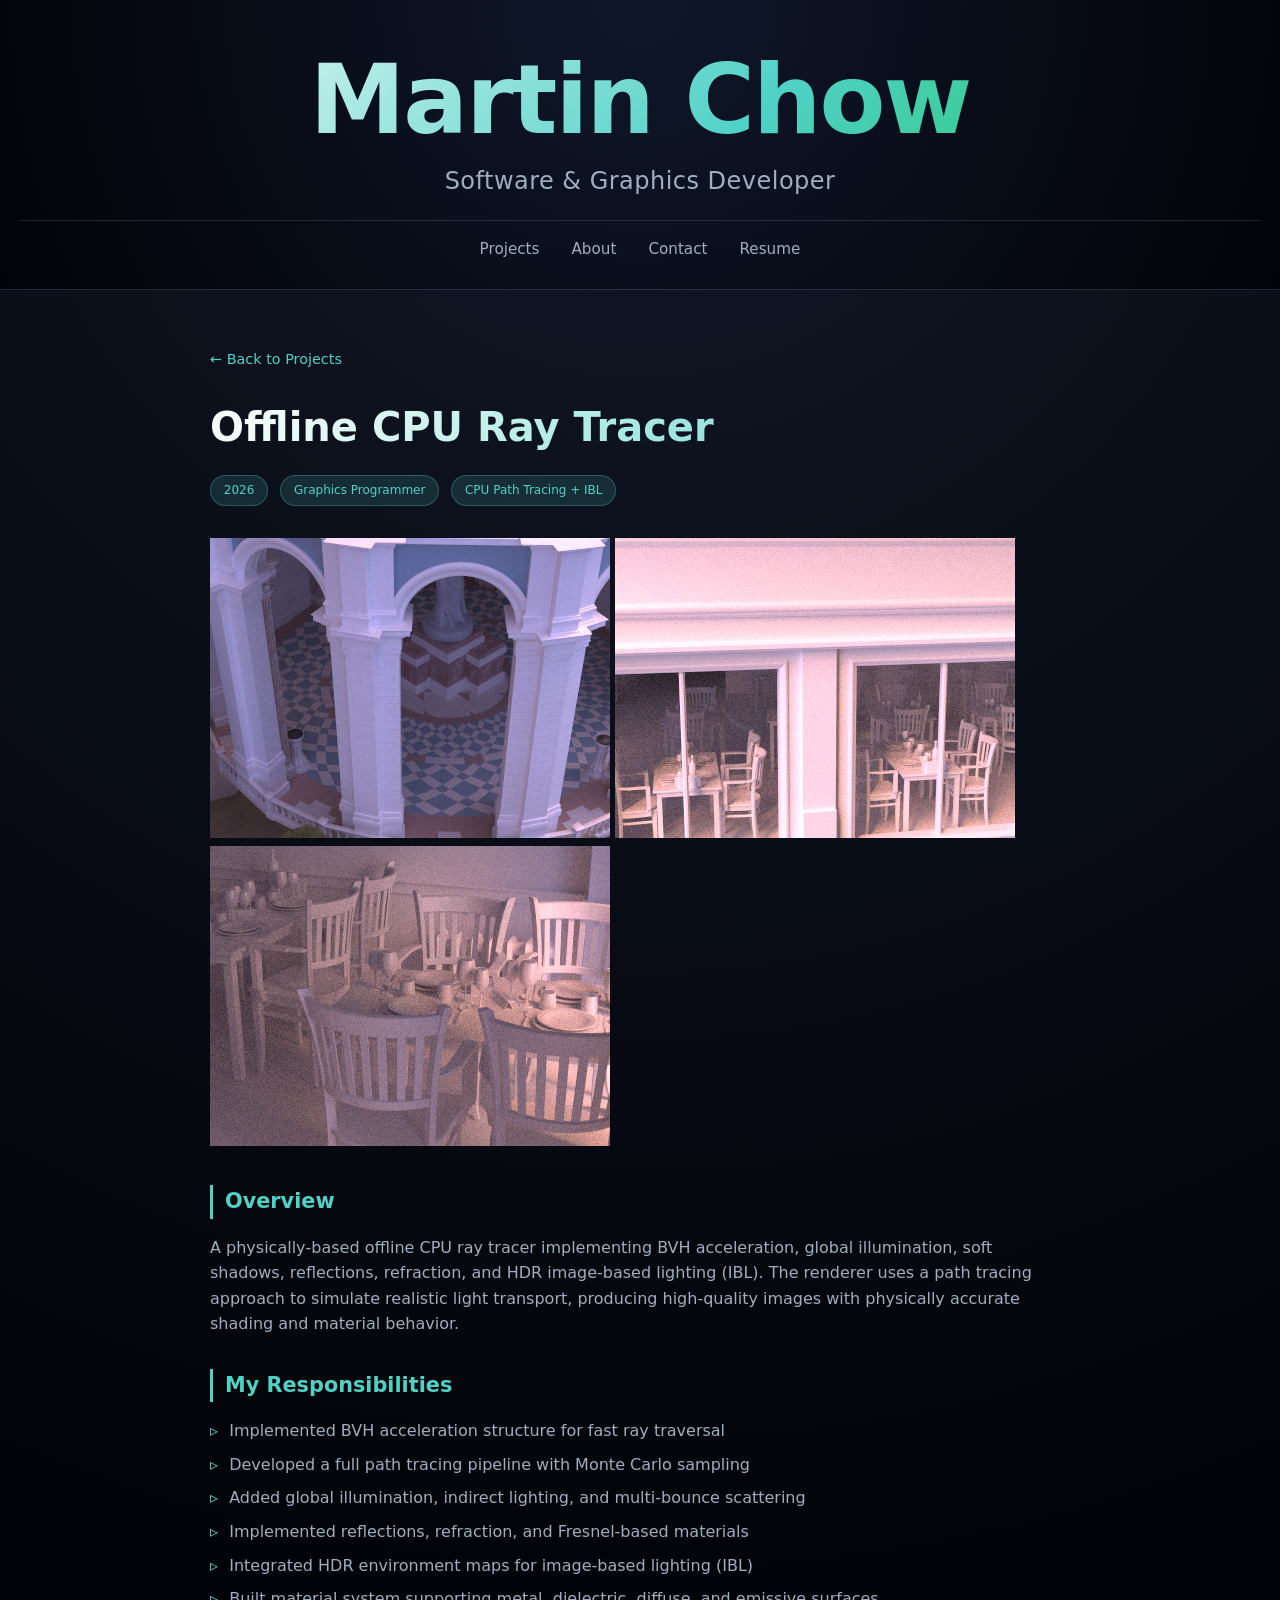
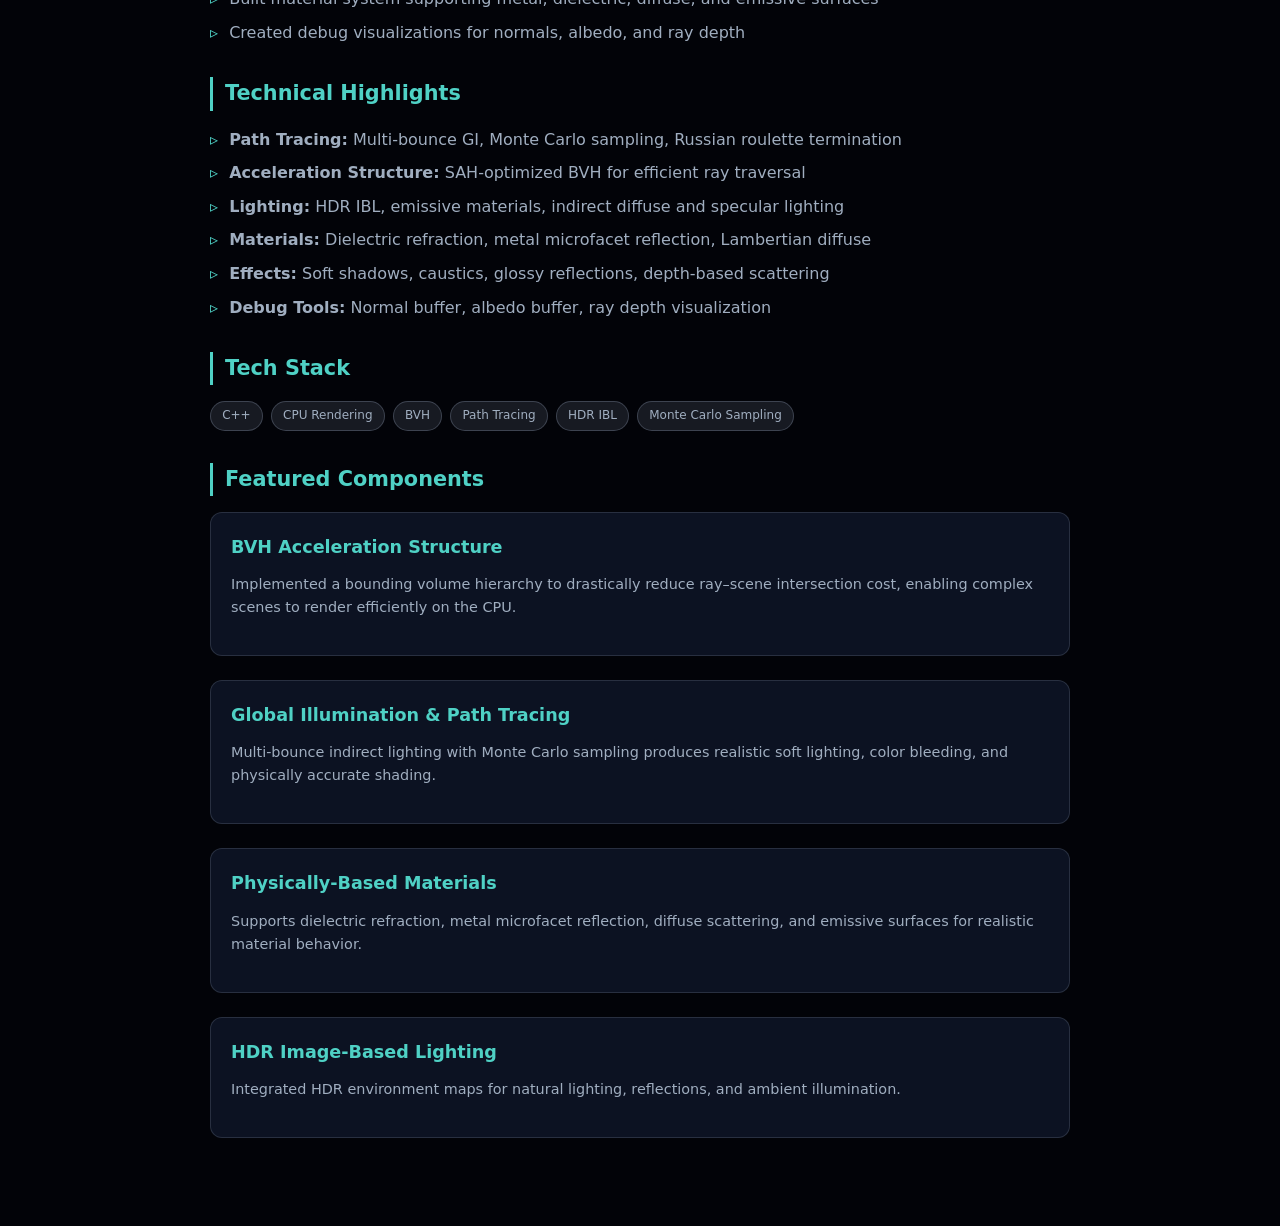
<file: project-.html>
<!DOCTYPE html>
<html lang="en">
<head>
  <meta charset="UTF-8" />
  <meta name="viewport" content="width=device-width, initial-scale=1" />
  <title>CPU Ray Tracing Renderer | Martin Chow Portfolio</title>
  <link rel="stylesheet" href="style.css" />
  <style>
    .video-container {
      position: relative;
      padding-bottom: 56.25%;
      height: 0;
      overflow: hidden;
      border-radius: 0.75rem;
      margin-bottom: 2rem;
      background: linear-gradient(135deg, #1a202c, #0f172a);
      cursor: pointer;
    }
    .video-container video {
      position: absolute;
      top: 0;
      left: 0;
      width: 100%;
      height: 100%;
      object-fit: cover;
    }
    .video-placeholder {
      position: absolute;
      top: 0;
      left: 0;
      width: 100%;
      height: 100%;
      display: flex;
      flex-direction: column;
      align-items: center;
      justify-content: center;
      background: linear-gradient(135deg, #1a202c, #0f172a);
      color: var(--text);
      text-align: center;
      z-index: 2;
    }
    .video-placeholder .play-icon {
      font-size: 4rem;
      color: var(--accent);
      margin-bottom: 1rem;
      opacity: 0.8;
      transition: opacity 0.2s, transform 0.2s;
    }
    .video-placeholder:hover .play-icon {
      opacity: 1;
      transform: scale(1.1);
    }
    .video-placeholder p {
      font-size: 0.9rem;
      color: var(--muted);
    }
    .video-container.playing .video-placeholder {
      display: none;
    }
    .back-link {
      display: inline-flex;
      align-items: center;
      gap: 0.5rem;
      color: var(--accent);
      margin-bottom: 1.5rem;
      font-size: 0.9rem;
      transition: gap 0.2s;
    }
    .back-link:hover {
      gap: 0.75rem;
      text-decoration: underline;
    }
    .project-page {
      max-width: 900px;
    }
    .project-header {
      margin-bottom: 2rem;
    }
    .project-header h1 {
      font-size: 2.5rem;
      margin-bottom: 1rem;
      background: linear-gradient(135deg, #ffffff, #4fd1c5);
      background-clip: text;
      -webkit-background-clip: text;
      color: transparent;
    }
    .project-meta-badges {
      display: flex;
      flex-wrap: wrap;
      gap: 0.75rem;
      margin-bottom: 1.5rem;
    }
    .detail-badge {
      font-size: 0.75rem;
      padding: 0.3rem 0.8rem;
      border-radius: 999px;
      background: rgba(79, 209, 197, 0.15);
      border: 1px solid rgba(79, 209, 197, 0.3);
      color: var(--accent);
    }
    .project-detail-section {
      margin-bottom: 2rem;
    }
    .project-detail-section h2 {
      font-size: 1.3rem;
      margin-bottom: 1rem;
      color: var(--accent);
      border-left: 3px solid var(--accent);
      padding-left: 0.75rem;
    }
    .project-detail-section p {
      color: var(--muted);
      line-height: 1.6;
    }
    .project-detail-section ul {
      list-style: none;
      padding-left: 0;
    }
    .project-detail-section ul li {
      color: var(--muted);
      margin-bottom: 0.5rem;
      padding-left: 1.2rem;
      position: relative;
    }
    .project-detail-section ul li::before {
      content: "▹";
      position: absolute;
      left: 0;
      color: var(--accent);
    }
    .tech-stack-list {
      display: flex;
      flex-wrap: wrap;
      gap: 0.5rem;
    }
    .tech-pill {
      font-size: 0.75rem;
      padding: 0.25rem 0.7rem;
      border-radius: 999px;
      background: rgba(148, 163, 184, 0.15);
      border: 1px solid rgba(148, 163, 184, 0.3);
      color: var(--muted);
    }
    .feature-card {
      background: rgba(15, 23, 42, 0.8);
      border-radius: 0.75rem;
      padding: 1.25rem;
      margin-bottom: 1.5rem;
      border: 1px solid rgba(148, 163, 184, 0.2);
    }
    .feature-card h3 {
      color: var(--accent);
      font-size: 1.1rem;
      margin-bottom: 0.75rem;
    }
    .feature-card p {
      color: var(--muted);
      font-size: 0.9rem;
      margin-bottom: 1rem;
    }
    .screenshots-grid {
      display: grid;
      grid-template-columns: repeat(auto-fit, minmax(200px, 1fr));
      gap: 1rem;
      margin-top: 1rem;
    }
    .screenshot {
      background: rgba(15, 23, 42, 0.6);
      border-radius: 0.5rem;
      padding: 1rem;
      text-align: center;
      border: 1px solid rgba(148, 163, 184, 0.2);
      transition: transform 0.2s;
    }
    .screenshot:hover {
      transform: translateY(-2px);
      border-color: rgba(79, 209, 197, 0.3);
    }
    .screenshot .icon {
      font-size: 2.5rem;
      margin-bottom: 0.5rem;
    }
    .screenshot p {
      font-size: 0.8rem;
      margin-bottom: 0;
    }
    .screenshot .screenshot-title {
      font-weight: 600;
      color: var(--text);
      margin-bottom: 0.25rem;
    }
  </style>
<body>
  <div class="page">
    <header>
      <div class="hero-name">Martin Chow</div>
      <div class="hero-title-large">Software & Graphics Developer</div>
      <div class="nav-links-center">
        <a href="index.html#projects">Projects</a>
        <a href="index.html#about">About</a>
        <a href="index.html#contact">Contact</a>
        <a href="Your_Resume.pdf" target="_blank" rel="noopener">Resume</a>
      </div>
    </header>

    <main>
      <section class="section project-page">
        <a href="index.html#projects" class="back-link">← Back to Projects</a>

        <!-- HEADER -->
        <div class="project-header">
          <h1>Offline CPU Ray Tracer</h1>
          <div class="project-meta-badges">
            <span class="detail-badge">2026</span>
            <span class="detail-badge">Graphics Programmer</span>
            <span class="detail-badge">CPU Path Tracing + IBL</span>
          </div>
        </div>

        <!-- IMAGE GALLERY -->
        <div class="project-detail-section">
          <div class="image-gallery-3">
            <img src="images/cpu_rt_1.png" alt="CPU Ray Tracer Screenshot 1">
            <img src="images/cpu_rt_2.png" alt="CPU Ray Tracer Screenshot 2">
            <img src="images/cpu_rt_3.png" alt="CPU Ray Tracer Screenshot 3">
          </div>
        </div>

        <!-- OVERVIEW -->
        <div class="project-detail-section">
          <h2>Overview</h2>
          <p>
            A physically‑based offline CPU ray tracer implementing BVH acceleration, 
            global illumination, soft shadows, reflections, refraction, and HDR image‑based lighting (IBL). 
            The renderer uses a path tracing approach to simulate realistic light transport, 
            producing high‑quality images with physically accurate shading and material behavior.
          </p>
        </div>

        <!-- RESPONSIBILITIES -->
        <div class="project-detail-section">
          <h2>My Responsibilities</h2>
          <ul>
            <li>Implemented BVH acceleration structure for fast ray traversal</li>
            <li>Developed a full path tracing pipeline with Monte Carlo sampling</li>
            <li>Added global illumination, indirect lighting, and multi‑bounce scattering</li>
            <li>Implemented reflections, refraction, and Fresnel‑based materials</li>
            <li>Integrated HDR environment maps for image‑based lighting (IBL)</li>
            <li>Built material system supporting metal, dielectric, diffuse, and emissive surfaces</li>
            <li>Created debug visualizations for normals, albedo, and ray depth</li>
          </ul>
        </div>

        <!-- TECHNICAL HIGHLIGHTS -->
        <div class="project-detail-section">
          <h2>Technical Highlights</h2>

          <ul>
            <li><strong>Path Tracing:</strong> Multi‑bounce GI, Monte Carlo sampling, Russian roulette termination</li>
            <li><strong>Acceleration Structure:</strong> SAH‑optimized BVH for efficient ray traversal</li>
            <li><strong>Lighting:</strong> HDR IBL, emissive materials, indirect diffuse and specular lighting</li>
            <li><strong>Materials:</strong> Dielectric refraction, metal microfacet reflection, Lambertian diffuse</li>
            <li><strong>Effects:</strong> Soft shadows, caustics, glossy reflections, depth‑based scattering</li>
            <li><strong>Debug Tools:</strong> Normal buffer, albedo buffer, ray depth visualization</li>
          </ul>
        </div>

        <!-- TECH STACK -->
        <div class="project-detail-section">
          <h2>Tech Stack</h2>
          <div class="tech-stack-list">
            <span class="tech-pill">C++</span>
            <span class="tech-pill">CPU Rendering</span>
            <span class="tech-pill">BVH</span>
            <span class="tech-pill">Path Tracing</span>
            <span class="tech-pill">HDR IBL</span>
            <span class="tech-pill">Monte Carlo Sampling</span>
          </div>
        </div>

        <!-- FEATURE CARDS -->
        <div class="project-detail-section">
          <h2>Featured Components</h2>

          <div class="feature-card">
            <h3>BVH Acceleration Structure</h3>
            <p>
              Implemented a bounding volume hierarchy to drastically reduce ray–scene intersection cost, 
              enabling complex scenes to render efficiently on the CPU.
            </p>
          </div>

          <div class="feature-card">
            <h3>Global Illumination & Path Tracing</h3>
            <p>
              Multi‑bounce indirect lighting with Monte Carlo sampling produces realistic soft lighting, 
              color bleeding, and physically accurate shading.
            </p>
          </div>

          <div class="feature-card">
            <h3>Physically‑Based Materials</h3>
            <p>
              Supports dielectric refraction, metal microfacet reflection, diffuse scattering, 
              and emissive surfaces for realistic material behavior.
            </p>
          </div>

          <div class="feature-card">
            <h3>HDR Image‑Based Lighting</h3>
            <p>
              Integrated HDR environment maps for natural lighting, reflections, and ambient illumination.
            </p>
          </div>
        </div>

      </section>
</html>
</file>
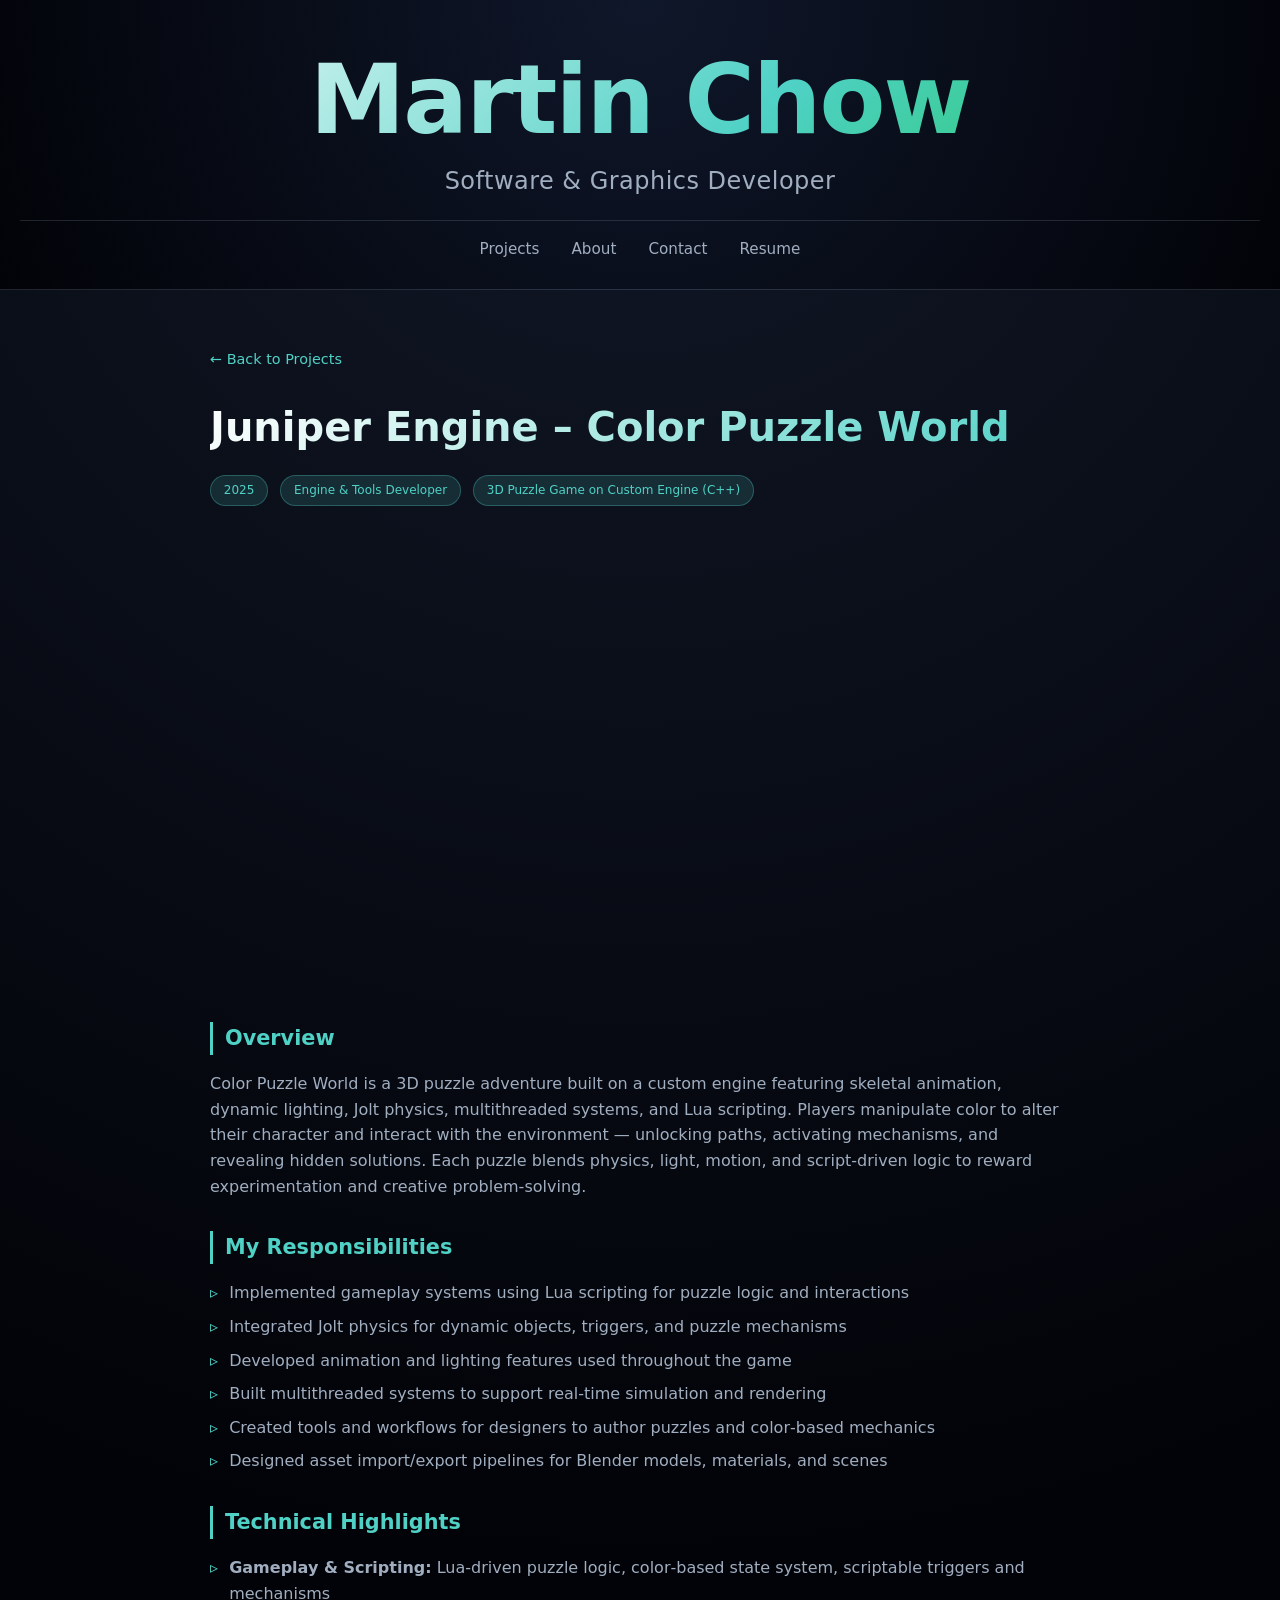
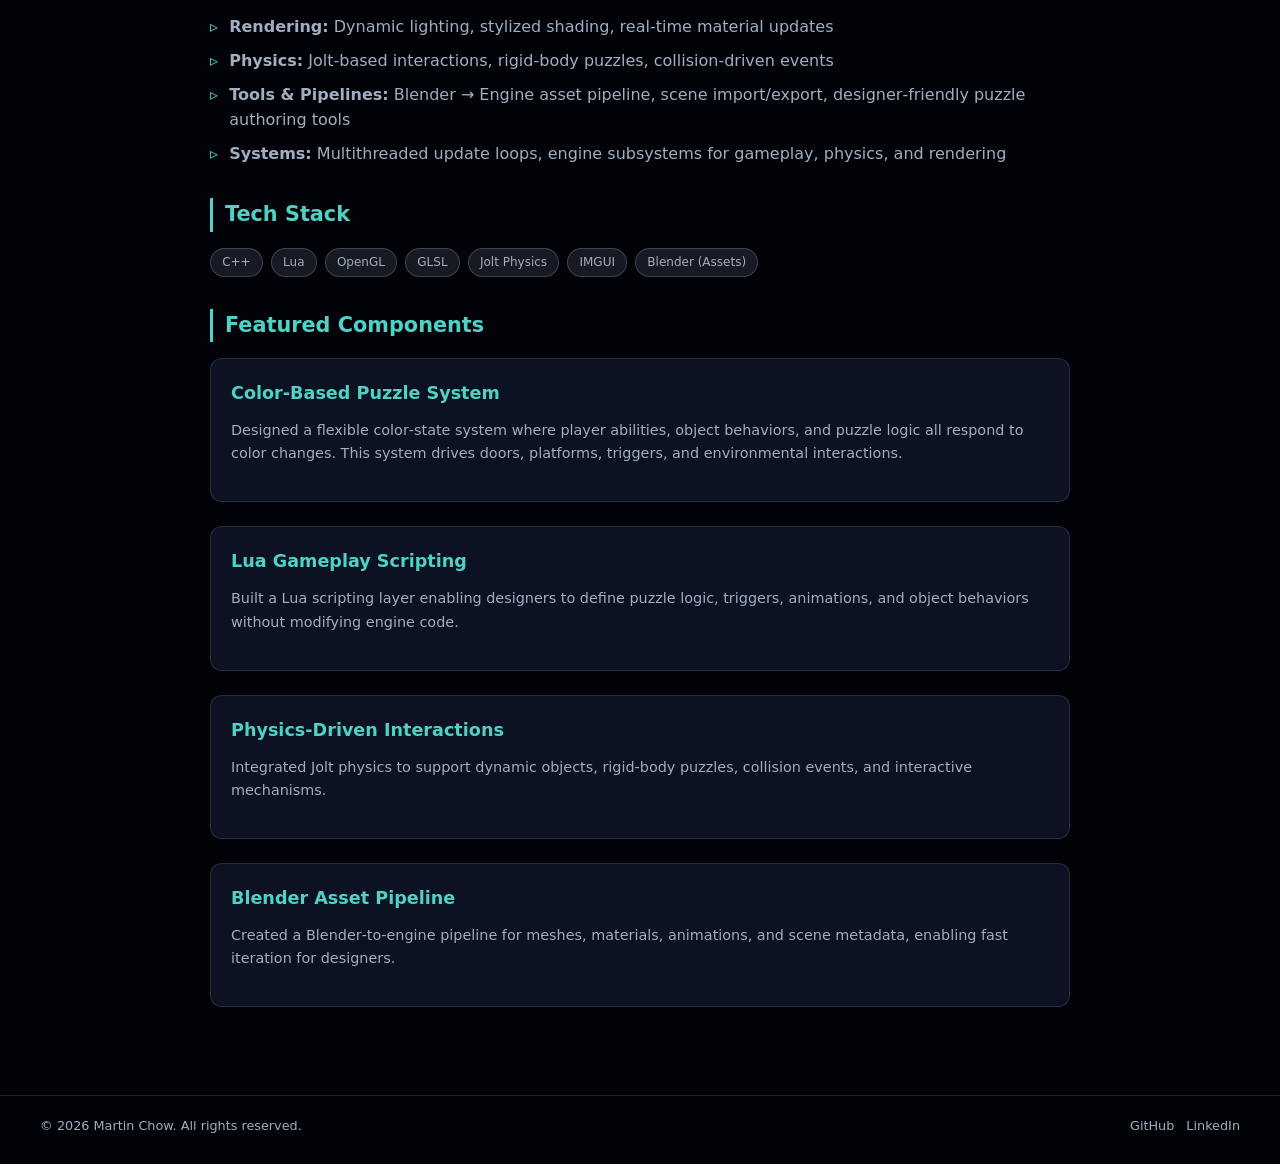
<file: project-colorpuzzle.html>
<!DOCTYPE html>
<html lang="en">
<head>
  <meta charset="UTF-8" />
  <meta name="viewport" content="width=device-width, initial-scale=1" />
  <title>Color Puzzle Game</title>
  <link rel="stylesheet" href="style.css" />
  <style>
    .video-container {
      position: relative;
      padding-bottom: 56.25%;
      height: 0;
      overflow: hidden;
      border-radius: 0.75rem;
      margin-bottom: 2rem;
      background: linear-gradient(135deg, #1a202c, #0f172a);
      cursor: pointer;
    }
    .video-container video {
      position: absolute;
      top: 0;
      left: 0;
      width: 100%;
      height: 100%;
      object-fit: cover;
    }
    .video-placeholder {
      position: absolute;
      top: 0;
      left: 0;
      width: 100%;
      height: 100%;
      display: flex;
      flex-direction: column;
      align-items: center;
      justify-content: center;
      background: linear-gradient(135deg, #1a202c, #0f172a);
      color: var(--text);
      text-align: center;
      z-index: 2;
    }
    .video-placeholder .play-icon {
      font-size: 4rem;
      color: var(--accent);
      margin-bottom: 1rem;
      opacity: 0.8;
      transition: opacity 0.2s, transform 0.2s;
    }
    .video-placeholder:hover .play-icon {
      opacity: 1;
      transform: scale(1.1);
    }
    .video-placeholder p {
      font-size: 0.9rem;
      color: var(--muted);
    }
    .video-container.playing .video-placeholder {
      display: none;
    }
    .back-link {
      display: inline-flex;
      align-items: center;
      gap: 0.5rem;
      color: var(--accent);
      margin-bottom: 1.5rem;
      font-size: 0.9rem;
      transition: gap 0.2s;
    }
    .back-link:hover {
      gap: 0.75rem;
      text-decoration: underline;
    }
    .project-page {
      max-width: 900px;
    }
    .project-header {
      margin-bottom: 2rem;
    }
    .project-header h1 {
      font-size: 2.5rem;
      margin-bottom: 1rem;
      background: linear-gradient(135deg, #ffffff, #4fd1c5);
      background-clip: text;
      -webkit-background-clip: text;
      color: transparent;
    }
    .project-meta-badges {
      display: flex;
      flex-wrap: wrap;
      gap: 0.75rem;
      margin-bottom: 1.5rem;
    }
    .detail-badge {
      font-size: 0.75rem;
      padding: 0.3rem 0.8rem;
      border-radius: 999px;
      background: rgba(79, 209, 197, 0.15);
      border: 1px solid rgba(79, 209, 197, 0.3);
      color: var(--accent);
    }
    .project-detail-section {
      margin-bottom: 2rem;
    }
    .project-detail-section h2 {
      font-size: 1.3rem;
      margin-bottom: 1rem;
      color: var(--accent);
      border-left: 3px solid var(--accent);
      padding-left: 0.75rem;
    }
    .project-detail-section p {
      color: var(--muted);
      line-height: 1.6;
    }
    .project-detail-section ul {
      list-style: none;
      padding-left: 0;
    }
    .project-detail-section ul li {
      color: var(--muted);
      margin-bottom: 0.5rem;
      padding-left: 1.2rem;
      position: relative;
    }
    .project-detail-section ul li::before {
      content: "▹";
      position: absolute;
      left: 0;
      color: var(--accent);
    }
    .tech-stack-list {
      display: flex;
      flex-wrap: wrap;
      gap: 0.5rem;
    }
    .tech-pill {
      font-size: 0.75rem;
      padding: 0.25rem 0.7rem;
      border-radius: 999px;
      background: rgba(148, 163, 184, 0.15);
      border: 1px solid rgba(148, 163, 184, 0.3);
      color: var(--muted);
    }
    .feature-card {
      background: rgba(15, 23, 42, 0.8);
      border-radius: 0.75rem;
      padding: 1.25rem;
      margin-bottom: 1.5rem;
      border: 1px solid rgba(148, 163, 184, 0.2);
    }
    .feature-card h3 {
      color: var(--accent);
      font-size: 1.1rem;
      margin-bottom: 0.75rem;
    }
    .feature-card p {
      color: var(--muted);
      font-size: 0.9rem;
      margin-bottom: 1rem;
    }
    .screenshots-grid {
      display: grid;
      grid-template-columns: repeat(auto-fit, minmax(200px, 1fr));
      gap: 1rem;
      margin-top: 1rem;
    }
    .screenshot {
      background: rgba(15, 23, 42, 0.6);
      border-radius: 0.5rem;
      padding: 1rem;
      text-align: center;
      border: 1px solid rgba(148, 163, 184, 0.2);
      transition: transform 0.2s;
    }
    .screenshot:hover {
      transform: translateY(-2px);
      border-color: rgba(79, 209, 197, 0.3);
    }
    .screenshot .icon {
      font-size: 2.5rem;
      margin-bottom: 0.5rem;
    }
    .screenshot p {
      font-size: 0.8rem;
      margin-bottom: 0;
    }
    .screenshot .screenshot-title {
      font-weight: 600;
      color: var(--text);
      margin-bottom: 0.25rem;
    }
  </style>
<body>
  <div class="page">
    <header>
      <div class="hero-name">Martin Chow</div>
      <div class="hero-title-large">Software & Graphics Developer</div>
      <div class="nav-links-center">
        <a href="index.html#projects">Projects</a>
        <a href="index.html#about">About</a>
        <a href="index.html#contact">Contact</a>
        <a href="Your_Resume.pdf" target="_blank" rel="noopener">Resume</a>
      </div>
    </header>

    <main>
      <section class="section project-page">
        <a href="index.html#projects" class="back-link">← Back to Projects</a>

        <!-- HEADER -->
        <div class="project-header">
          <h1>Juniper Engine – Color Puzzle World</h1>
          <div class="project-meta-badges">
            <span class="detail-badge">2025</span>
            <span class="detail-badge">Engine & Tools Developer</span>
            <span class="detail-badge">3D Puzzle Game on Custom Engine (C++)</span>
          </div>
        </div>

        <!-- VIDEO -->
        <div style="position:relative;padding-bottom:56.25%;height:0;overflow:hidden;border-radius:12px;">
            <iframe 
            src="https://www.youtube.com/embed/a8Cokb9uSUA"
            title="Color Puzzle World Demo"
            style="position:absolute;top:0;left:0;width:100%;height:100%;border:0;"
            allow="accelerometer; autoplay; clipboard-write; encrypted-media; gyroscope; picture-in-picture"
            allowfullscreen>
            </iframe>
        </div>

        <!-- OVERVIEW -->
        <div class="project-detail-section">
          <h2>Overview</h2>
          <p>
            Color Puzzle World is a 3D puzzle adventure built on a custom engine featuring skeletal animation, dynamic lighting, Jolt physics, multithreaded systems, and Lua scripting. 
            Players manipulate color to alter their character and interact with the environment — unlocking paths, activating mechanisms, and revealing hidden solutions. 
            Each puzzle blends physics, light, motion, and script‑driven logic to reward experimentation and creative problem‑solving.
          </p>
        </div>

        <!-- RESPONSIBILITIES -->
        <div class="project-detail-section">
          <h2>My Responsibilities</h2>
          <ul>
            <li>Implemented gameplay systems using Lua scripting for puzzle logic and interactions</li>
            <li>Integrated Jolt physics for dynamic objects, triggers, and puzzle mechanisms</li>
            <li>Developed animation and lighting features used throughout the game</li>
            <li>Built multithreaded systems to support real‑time simulation and rendering</li>
            <li>Created tools and workflows for designers to author puzzles and color‑based mechanics</li>
            <li>Designed asset import/export pipelines for Blender models, materials, and scenes</li>
          </ul>
        </div>

        <!-- TECHNICAL HIGHLIGHTS -->
        <div class="project-detail-section">
          <h2>Technical Highlights</h2>

          <ul>
            <li><strong>Gameplay & Scripting:</strong> Lua‑driven puzzle logic, color‑based state system, scriptable triggers and mechanisms</li>
            <li><strong>Rendering:</strong> Dynamic lighting, stylized shading, real‑time material updates</li>
            <li><strong>Physics:</strong> Jolt‑based interactions, rigid‑body puzzles, collision‑driven events</li>
            <li><strong>Tools & Pipelines:</strong> Blender → Engine asset pipeline, scene import/export, designer‑friendly puzzle authoring tools</li>
            <li><strong>Systems:</strong> Multithreaded update loops, engine subsystems for gameplay, physics, and rendering</li>
          </ul>
        </div>

        <!-- TECH STACK -->
        <div class="project-detail-section">
          <h2>Tech Stack</h2>
          <div class="tech-stack-list">
            <span class="tech-pill">C++</span>
            <span class="tech-pill">Lua</span>
            <span class="tech-pill">OpenGL</span>
            <span class="tech-pill">GLSL</span>
            <span class="tech-pill">Jolt Physics</span>
            <span class="tech-pill">IMGUI</span>
            <span class="tech-pill">Blender (Assets)</span>
          </div>
        </div>

        <!-- FEATURE CARDS -->
        <div class="project-detail-section">
          <h2>Featured Components</h2>

          <div class="feature-card">
            <h3>Color‑Based Puzzle System</h3>
            <p>
              Designed a flexible color‑state system where player abilities, object behaviors, and puzzle logic all respond to color changes. 
              This system drives doors, platforms, triggers, and environmental interactions.
            </p>
          </div>

          <div class="feature-card">
            <h3>Lua Gameplay Scripting</h3>
            <p>
              Built a Lua scripting layer enabling designers to define puzzle logic, triggers, animations, and object behaviors without modifying engine code.
            </p>
          </div>

          <div class="feature-card">
            <h3>Physics‑Driven Interactions</h3>
            <p>
              Integrated Jolt physics to support dynamic objects, rigid‑body puzzles, collision events, and interactive mechanisms.
            </p>
          </div>

          <div class="feature-card">
            <h3>Blender Asset Pipeline</h3>
            <p>
              Created a Blender‑to‑engine pipeline for meshes, materials, animations, and scene metadata, enabling fast iteration for designers.
            </p>
          </div>
        </div>

      </section>
    </main>

    <footer>
      <div class="footer-inner">
        <div>© <span id="year"></span> Martin Chow. All rights reserved.</div>
        <div class="footer-links">
          <a href="https://github.com/YOUR_GITHUB" target="_blank" rel="noopener">GitHub</a>
          <a href="https://www.linkedin.com/in/YOUR_LINKEDIN" target="_blank" rel="noopener">LinkedIn</a>
        </div>
      </div>
    </footer>
  </div>

  <script>
    document.getElementById("year").textContent = new Date().getFullYear();
  </script>
</body>
</html>
</file>
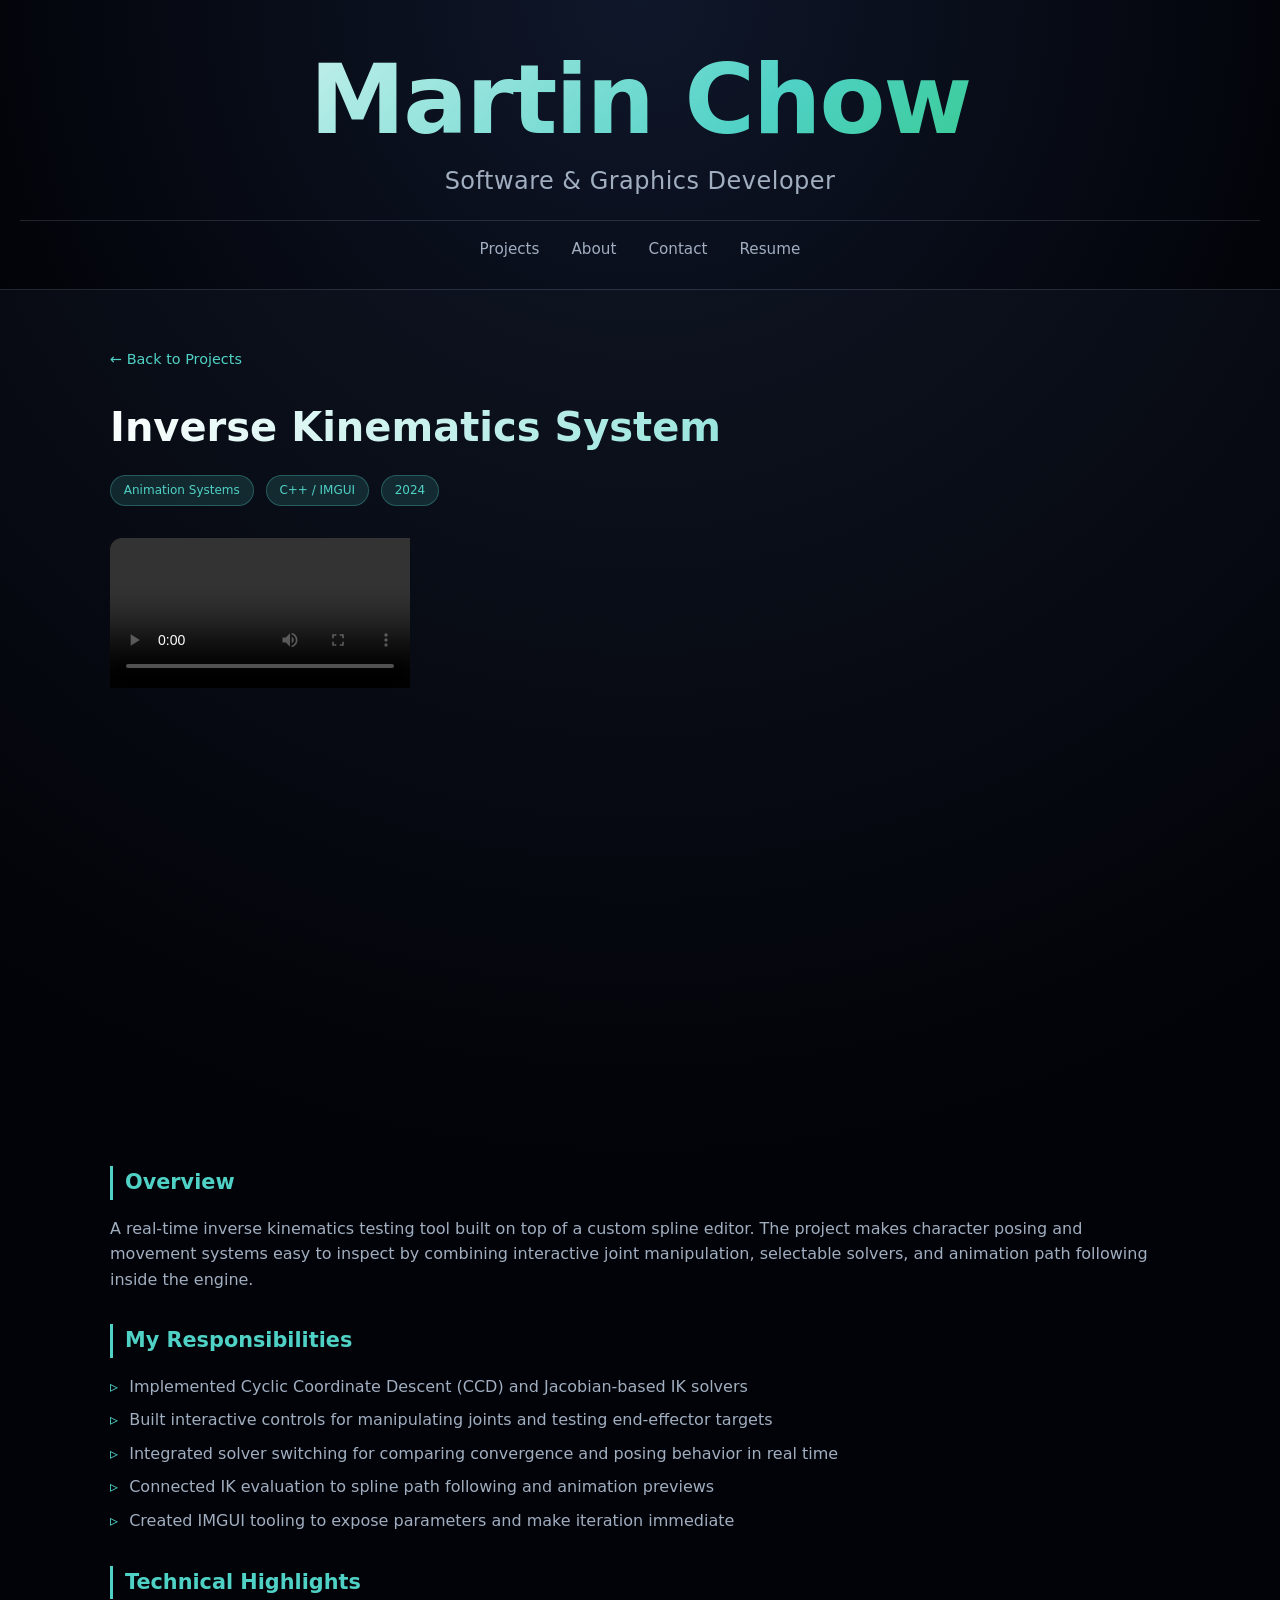
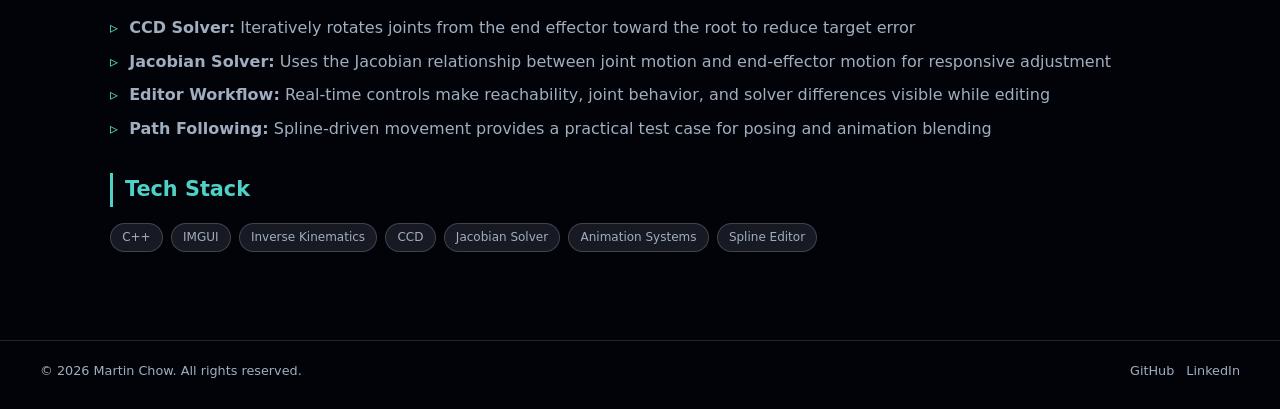
<file: project-ik.html>
<!doctype html>
<html lang="en">
  <head>
    <meta charset="UTF-8" />
    <meta name="viewport" content="width=device-width, initial-scale=1" />
    <title>Inverse Kinematics System | Martin Chow Portfolio</title>
    <link rel="stylesheet" href="style.css" />
  </head>
  <body>
    <div class="page">
      <header>
        <div class="hero-name">Martin Chow</div>
        <div class="hero-title-large">Software &amp; Graphics Developer</div>
        <div class="nav-links-center">
          <a href="index.html#projects">Projects</a>
          <a href="index.html#about">About</a>
          <a href="index.html#contact">Contact</a>
          <a href="Resume.pdf" target="_blank" rel="noopener">Resume</a>
        </div>
      </header>

      <main>
        <section class="section project-page ik-project-page">
          <a href="index.html#projects" class="back-link">&larr; Back to Projects</a>

          <div class="project-header">
            <h1>Inverse Kinematics System</h1>
            <div class="project-meta-badges">
              <span class="detail-badge">Animation Systems</span>
              <span class="detail-badge">C++ / IMGUI</span>
              <span class="detail-badge">2024</span>
            </div>
          </div>

          <div class="video-container">
            <video controls preload="metadata" playsinline aria-label="Inverse kinematics system demonstration">
              <source src="proj3.mp4" type="video/mp4" />
              Your browser does not support the video element.
            </video>
          </div>

          <div class="project-detail-section">
            <h2>Overview</h2>
            <p>
              A real-time inverse kinematics testing tool built on top of a custom spline editor. The project makes character posing and movement systems easy to inspect by combining interactive joint manipulation, selectable solvers, and animation path following inside the engine.
            </p>
          </div>

          <div class="project-detail-section">
            <h2>My Responsibilities</h2>
            <ul>
              <li>Implemented Cyclic Coordinate Descent (CCD) and Jacobian-based IK solvers</li>
              <li>Built interactive controls for manipulating joints and testing end-effector targets</li>
              <li>Integrated solver switching for comparing convergence and posing behavior in real time</li>
              <li>Connected IK evaluation to spline path following and animation previews</li>
              <li>Created IMGUI tooling to expose parameters and make iteration immediate</li>
            </ul>
          </div>

          <div class="project-detail-section">
            <h2>Technical Highlights</h2>
            <ul>
              <li><strong>CCD Solver:</strong> Iteratively rotates joints from the end effector toward the root to reduce target error</li>
              <li><strong>Jacobian Solver:</strong> Uses the Jacobian relationship between joint motion and end-effector motion for responsive adjustment</li>
              <li><strong>Editor Workflow:</strong> Real-time controls make reachability, joint behavior, and solver differences visible while editing</li>
              <li><strong>Path Following:</strong> Spline-driven movement provides a practical test case for posing and animation blending</li>
            </ul>
          </div>

          <div class="project-detail-section">
            <h2>Tech Stack</h2>
            <div class="tech-stack-list">
              <span class="tech-pill">C++</span>
              <span class="tech-pill">IMGUI</span>
              <span class="tech-pill">Inverse Kinematics</span>
              <span class="tech-pill">CCD</span>
              <span class="tech-pill">Jacobian Solver</span>
              <span class="tech-pill">Animation Systems</span>
              <span class="tech-pill">Spline Editor</span>
            </div>
          </div>
        </section>
      </main>

      <footer>
        <div class="footer-inner">
          <div>&copy; <span id="year"></span> Martin Chow. All rights reserved.</div>
          <div class="footer-links">
            <a href="https://github.com/YOUR_GITHUB" target="_blank" rel="noopener">GitHub</a>
            <a href="https://www.linkedin.com/in/YOUR_LINKEDIN" target="_blank" rel="noopener">LinkedIn</a>
          </div>
        </div>
      </footer>
    </div>
    <script>
      document.getElementById("year").textContent = new Date().getFullYear();
    </script>
  </body>
</html>
</file>
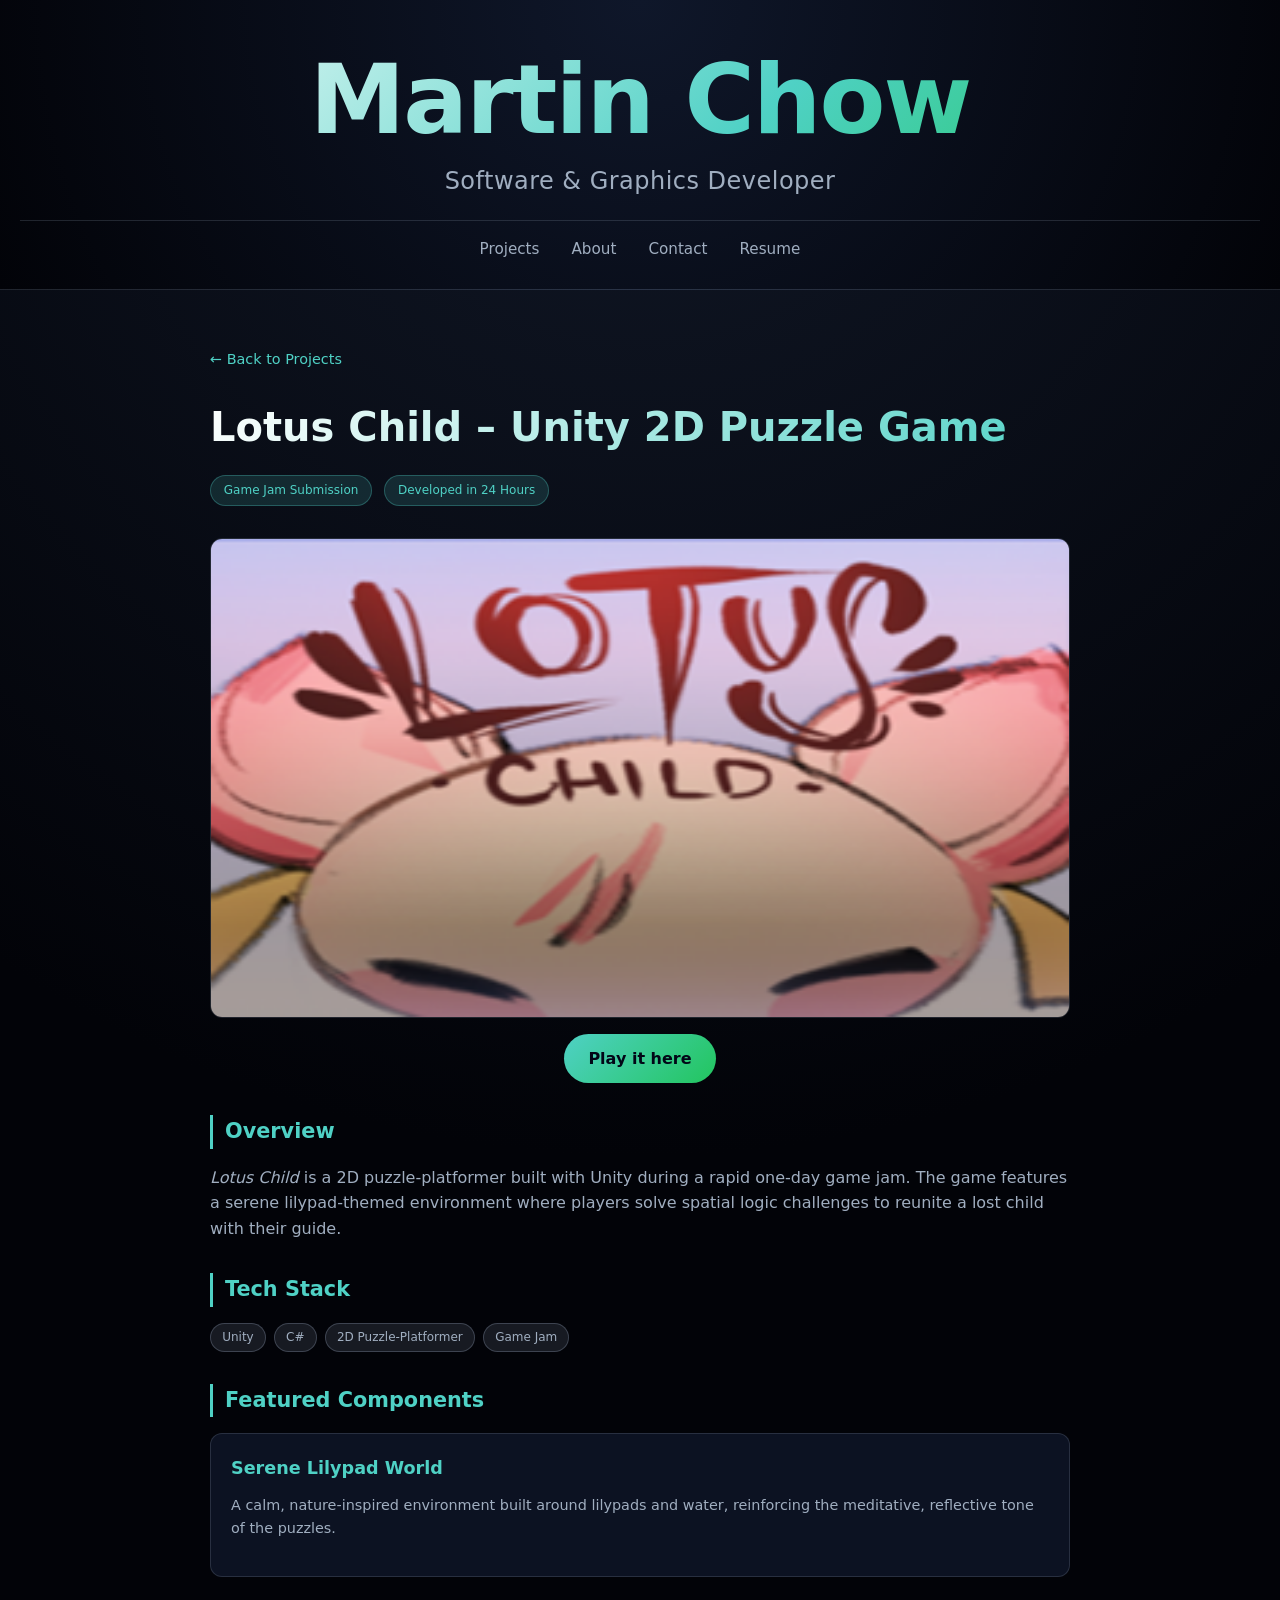
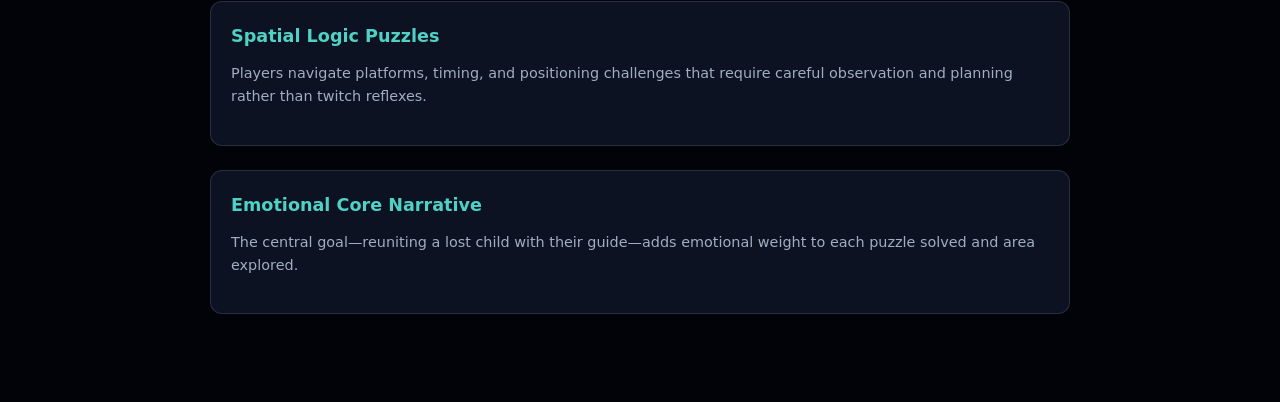
<file: project-lotus-child.html>
<!DOCTYPE html>
<html lang="en">
<head>
  <meta charset="UTF-8" />
  <meta name="viewport" content="width=device-width, initial-scale=1" />
  <title>Lotus Child – Unity 2D Puzzle Game | Martin Chow Portfolio</title>
  <link rel="stylesheet" href="style.css" />
  <style>
    .video-container {
      position: relative;
      padding-bottom: 56.25%;
      height: 0;
      overflow: hidden;
      border-radius: 0.75rem;
      margin-bottom: 2rem;
      background: linear-gradient(135deg, #1a202c, #0f172a);
      cursor: pointer;
    }
    .video-container video {
      position: absolute;
      top: 0;
      left: 0;
      width: 100%;
      height: 100%;
      object-fit: cover;
    }
    .video-placeholder {
      position: absolute;
      top: 0;
      left: 0;
      width: 100%;
      height: 100%;
      display: flex;
      flex-direction: column;
      align-items: center;
      justify-content: center;
      background: linear-gradient(135deg, #1a202c, #0f172a);
      color: var(--text);
      text-align: center;
      z-index: 2;
    }
    .video-placeholder .play-icon {
      font-size: 4rem;
      color: var(--accent);
      margin-bottom: 1rem;
      opacity: 0.8;
      transition: opacity 0.2s, transform 0.2s;
    }
    .video-placeholder:hover .play-icon {
      opacity: 1;
      transform: scale(1.1);
    }
    .video-placeholder p {
      font-size: 0.9rem;
      color: var(--muted);
    }
    .video-container.playing .video-placeholder {
      display: none;
    }
    .back-link {
      display: inline-flex;
      align-items: center;
      gap: 0.5rem;
      color: var(--accent);
      margin-bottom: 1.5rem;
      font-size: 0.9rem;
      transition: gap 0.2s;
    }
    .back-link:hover {
      gap: 0.75rem;
      text-decoration: underline;
    }
    .project-page {
      max-width: 900px;
    }
    .project-feature-image {
      display: block;
      width: 100%;
      max-height: 520px;
      object-fit: cover;
      border-radius: 0.75rem;
      margin-bottom: 1rem;
      border: 1px solid rgba(148, 163, 184, 0.2);
    }
    .project-play-link {
      display: block;
      width: fit-content;
      margin: 0 auto 2rem;
      padding: 0.75rem 1.5rem;
      border-radius: 999px;
      background: linear-gradient(135deg, #4fd1c5, #22c55e);
      color: #020617;
      font-weight: 600;
      text-align: center;
      transition: filter 0.2s;
    }
    .project-play-link:hover {
      filter: brightness(1.05);
    }
    .project-header {
      margin-bottom: 2rem;
    }
    .project-header h1 {
      font-size: 2.5rem;
      margin-bottom: 1rem;
      background: linear-gradient(135deg, #ffffff, #4fd1c5);
      background-clip: text;
      -webkit-background-clip: text;
      color: transparent;
    }
    .project-meta-badges {
      display: flex;
      flex-wrap: wrap;
      gap: 0.75rem;
      margin-bottom: 1.5rem;
    }
    .detail-badge {
      font-size: 0.75rem;
      padding: 0.3rem 0.8rem;
      border-radius: 999px;
      background: rgba(79, 209, 197, 0.15);
      border: 1px solid rgba(79, 209, 197, 0.3);
      color: var(--accent);
    }
    .project-detail-section {
      margin-bottom: 2rem;
    }
    .project-detail-section h2 {
      font-size: 1.3rem;
      margin-bottom: 1rem;
      color: var(--accent);
      border-left: 3px solid var(--accent);
      padding-left: 0.75rem;
    }
    .project-detail-section p {
      color: var(--muted);
      line-height: 1.6;
    }
    .project-detail-section ul {
      list-style: none;
      padding-left: 0;
    }
    .project-detail-section ul li {
      color: var(--muted);
      margin-bottom: 0.5rem;
      padding-left: 1.2rem;
      position: relative;
    }
    .project-detail-section ul li::before {
      content: "▹";
      position: absolute;
      left: 0;
      color: var(--accent);
    }
    .tech-stack-list {
      display: flex;
      flex-wrap: wrap;
      gap: 0.5rem;
    }
    .tech-pill {
      font-size: 0.75rem;
      padding: 0.25rem 0.7rem;
      border-radius: 999px;
      background: rgba(148, 163, 184, 0.15);
      border: 1px solid rgba(148, 163, 184, 0.3);
      color: var(--muted);
    }
    .feature-card {
      background: rgba(15, 23, 42, 0.8);
      border-radius: 0.75rem;
      padding: 1.25rem;
      margin-bottom: 1.5rem;
      border: 1px solid rgba(148, 163, 184, 0.2);
    }
    .feature-card h3 {
      color: var(--accent);
      font-size: 1.1rem;
      margin-bottom: 0.75rem;
    }
    .feature-card p {
      color: var(--muted);
      font-size: 0.9rem;
      margin-bottom: 1rem;
    }
    .screenshots-grid {
      display: grid;
      grid-template-columns: repeat(auto-fit, minmax(200px, 1fr));
      gap: 1rem;
      margin-top: 1rem;
    }
    .screenshot {
      background: rgba(15, 23, 42, 0.6);
      border-radius: 0.5rem;
      padding: 1rem;
      text-align: center;
      border: 1px solid rgba(148, 163, 184, 0.2);
      transition: transform 0.2s;
    }
    .screenshot:hover {
      transform: translateY(-2px);
      border-color: rgba(79, 209, 197, 0.3);
    }
    .screenshot .icon {
      font-size: 2.5rem;
      margin-bottom: 0.5rem;
    }
    .screenshot p {
      font-size: 0.8rem;
      margin-bottom: 0;
    }
    .screenshot .screenshot-title {
      font-weight: 600;
      color: var(--text);
      margin-bottom: 0.25rem;
    }
  </style>
</head>
<body>
  <div class="page">
    <header>
      <div class="hero-name">Martin Chow</div>
      <div class="hero-title-large">Software & Graphics Developer</div>
      <div class="nav-links-center">
        <a href="index.html#projects">Projects</a>
        <a href="index.html#about">About</a>
        <a href="index.html#contact">Contact</a>
        <a href="Your_Resume.pdf" target="_blank" rel="noopener">Resume</a>
      </div>
    </header>

    <main>
      <section class="section project-page">
        <a href="index.html#projects" class="back-link">← Back to Projects</a>

        <!-- HEADER -->
        <div class="project-header">
          <h1>Lotus Child – Unity 2D Puzzle Game</h1>
          <div class="project-meta-badges">
            <span class="detail-badge">Game Jam Submission</span>
            <span class="detail-badge">Developed in 24 Hours</span>
          </div>
        </div>

        <img
          class="project-feature-image"
          src="images/lotus-child.png"
          alt="Lotus Child Unity puzzle-platformer"
        />
        <a
          class="project-play-link"
          href="https://anishmurthydev.itch.io/the-lilypad-child"
          target="_blank"
          rel="noopener"
          >Play it here</a
        >

        <!-- OVERVIEW -->
        <div class="project-detail-section">
          <h2>Overview</h2>
          <p>
            <em>Lotus Child</em> is a 2D puzzle-platformer built with Unity during a rapid one-day game jam.
            The game features a serene lilypad-themed environment where players solve spatial logic
            challenges to reunite a lost child with their guide.
          </p>
        </div>

        <!-- TECH STACK -->
        <div class="project-detail-section">
          <h2>Tech Stack</h2>
          <div class="tech-stack-list">
            <span class="tech-pill">Unity</span>
            <span class="tech-pill">C#</span>
            <span class="tech-pill">2D Puzzle-Platformer</span>
            <span class="tech-pill">Game Jam</span>
          </div>
        </div>

        <!-- FEATURE CARDS -->
        <div class="project-detail-section">
          <h2>Featured Components</h2>

          <div class="feature-card">
            <h3>Serene Lilypad World</h3>
            <p>
              A calm, nature-inspired environment built around lilypads and water, reinforcing the
              meditative, reflective tone of the puzzles.
            </p>
          </div>

          <div class="feature-card">
            <h3>Spatial Logic Puzzles</h3>
            <p>
              Players navigate platforms, timing, and positioning challenges that require careful
              observation and planning rather than twitch reflexes.
            </p>
          </div>

          <div class="feature-card">
            <h3>Emotional Core Narrative</h3>
            <p>
              The central goal—reuniting a lost child with their guide—adds emotional weight to each
              puzzle solved and area explored.
            </p>
          </div>
        </div>

      </section>
    </main>
  </div>
</body>
</html>
</file>
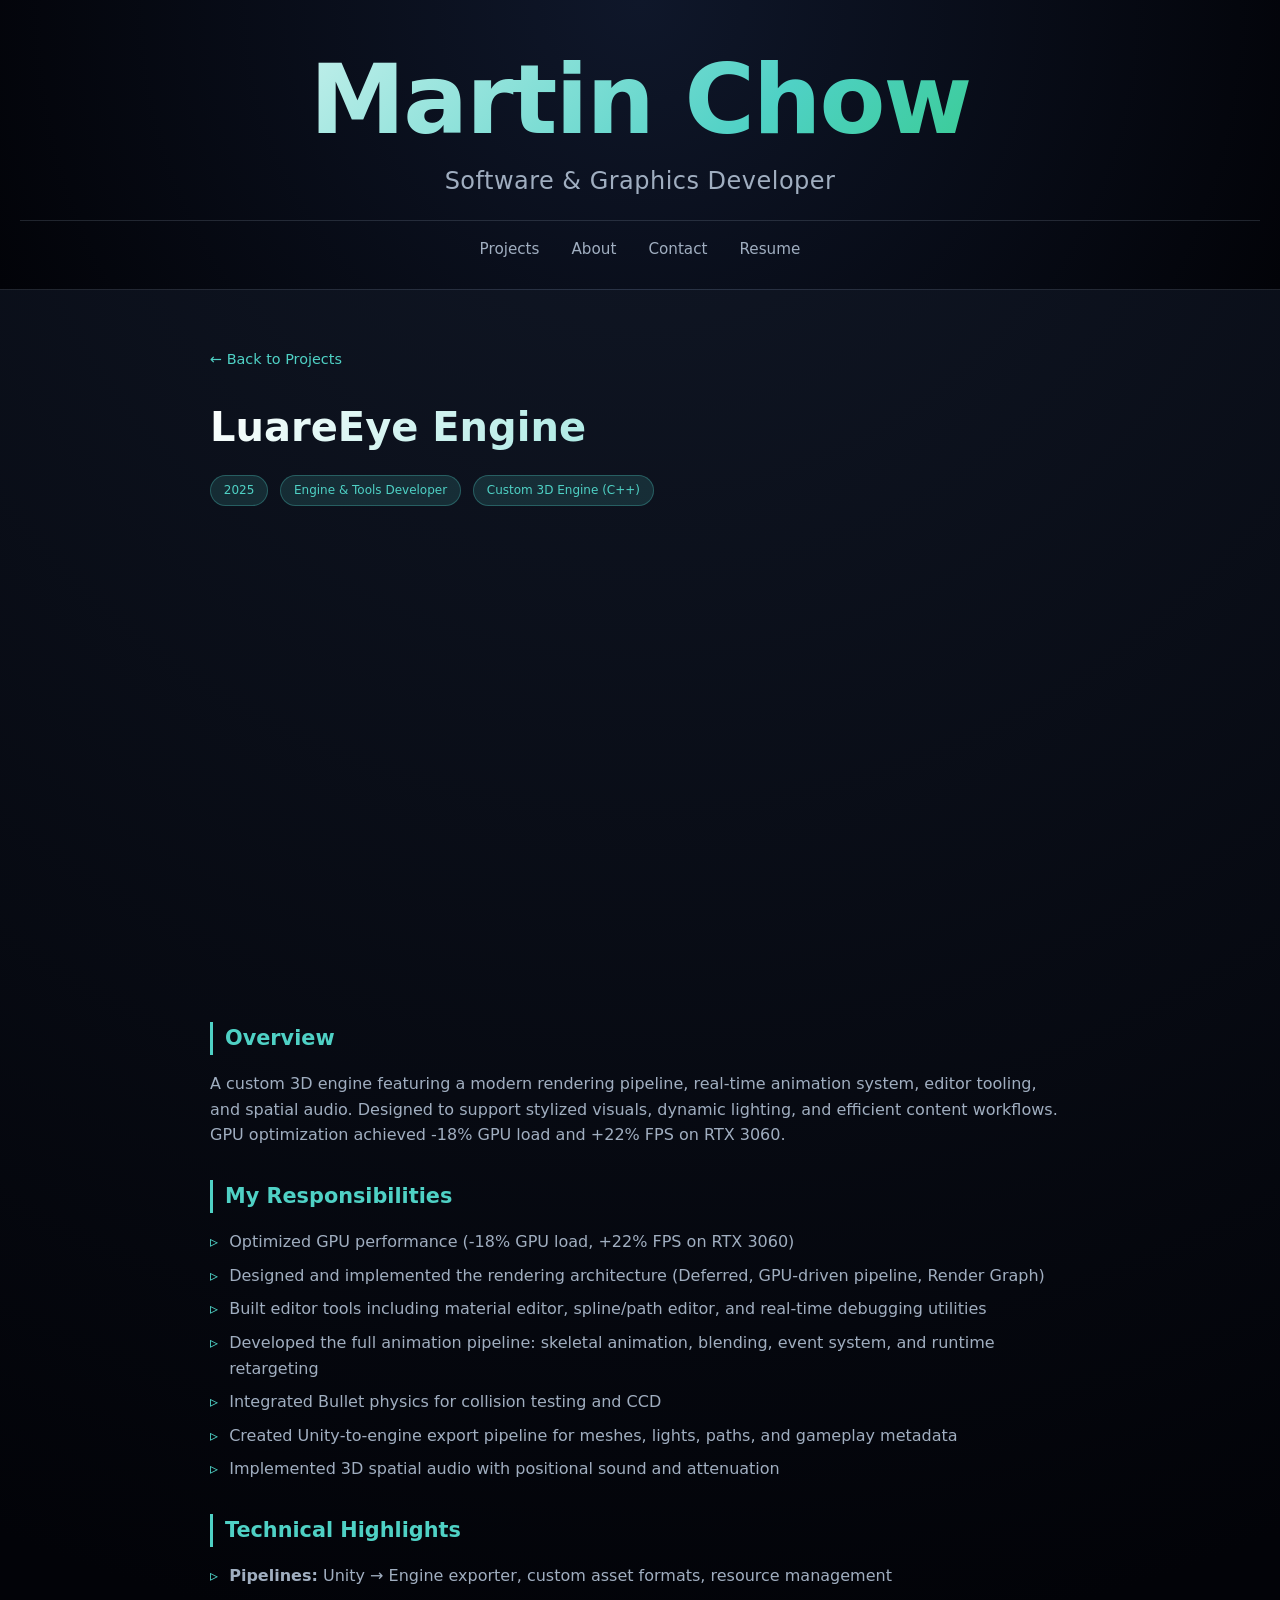
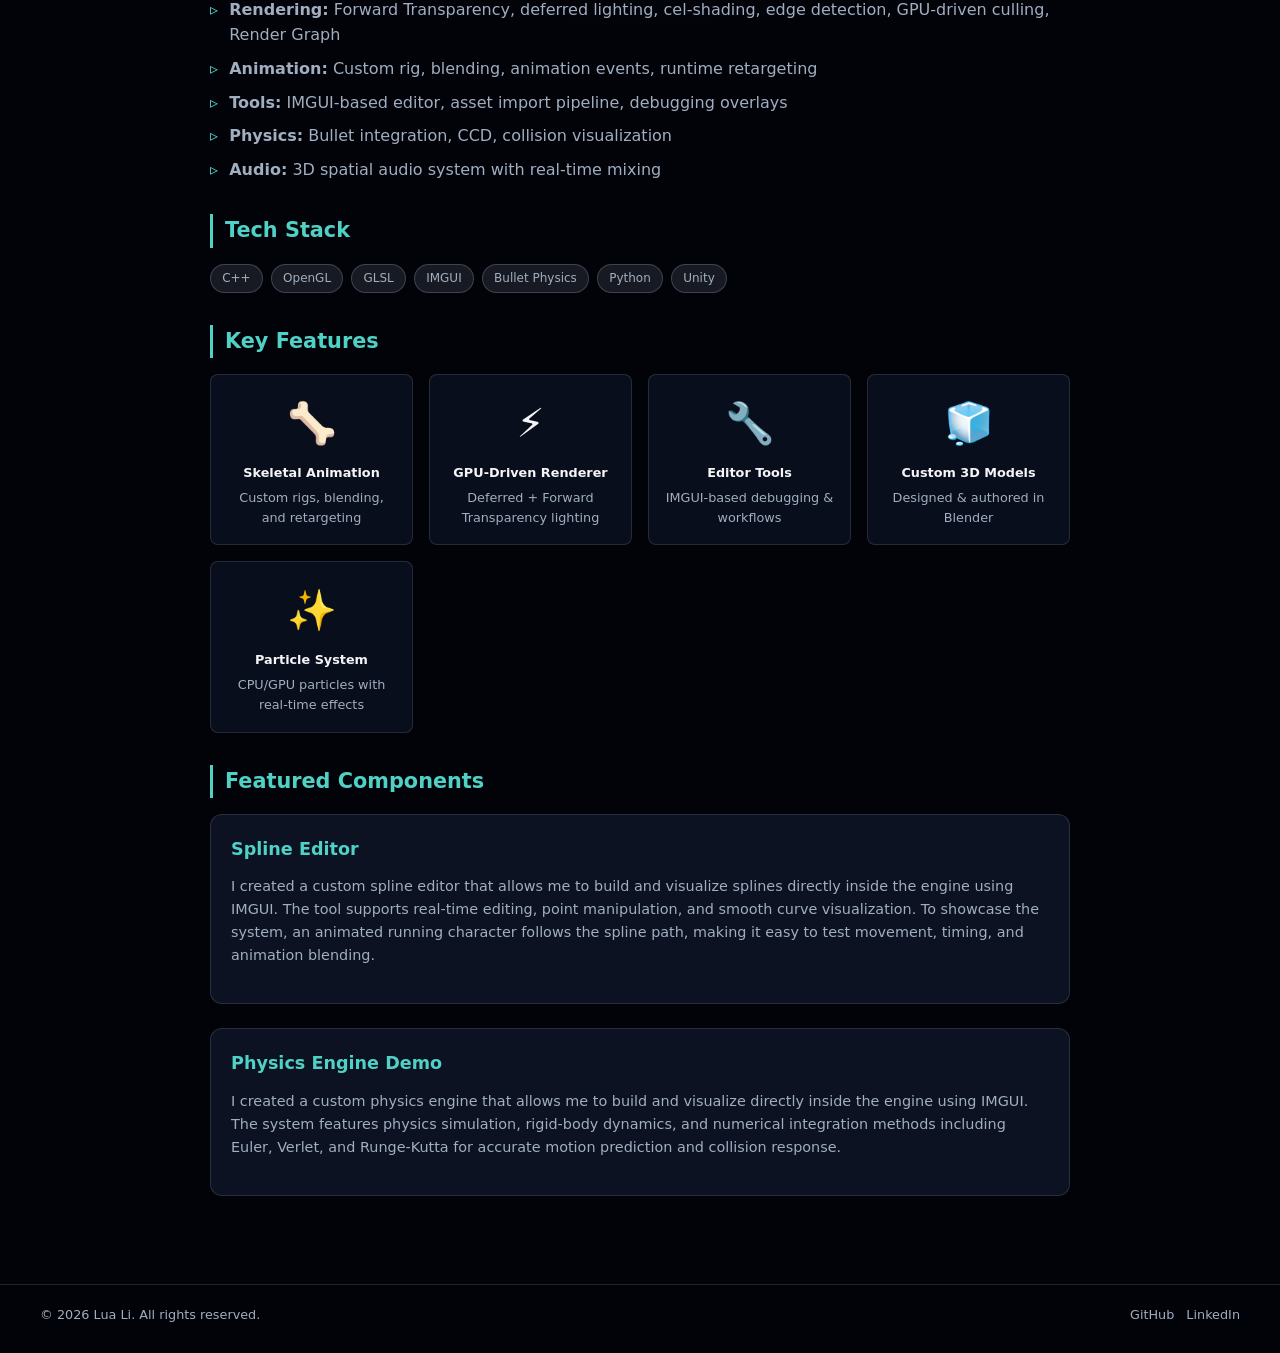
<file: project-luareeye.html>
<!DOCTYPE html>
<html lang="en">
<head>
  <meta charset="UTF-8" />
  <meta name="viewport" content="width=device-width, initial-scale=1" />
  <title>LuareEye Engine | Martin Chow Portfolio</title>
  <link rel="stylesheet" href="style.css" />
  <style>
    .video-container {
      position: relative;
      padding-bottom: 56.25%;
      height: 0;
      overflow: hidden;
      border-radius: 0.75rem;
      margin-bottom: 2rem;
      background: linear-gradient(135deg, #1a202c, #0f172a);
      cursor: pointer;
    }
    .video-container video {
      position: absolute;
      top: 0;
      left: 0;
      width: 100%;
      height: 100%;
      object-fit: cover;
    }
    .video-placeholder {
      position: absolute;
      top: 0;
      left: 0;
      width: 100%;
      height: 100%;
      display: flex;
      flex-direction: column;
      align-items: center;
      justify-content: center;
      background: linear-gradient(135deg, #1a202c, #0f172a);
      color: var(--text);
      text-align: center;
      z-index: 2;
    }
    .video-placeholder .play-icon {
      font-size: 4rem;
      color: var(--accent);
      margin-bottom: 1rem;
      opacity: 0.8;
      transition: opacity 0.2s, transform 0.2s;
    }
    .video-placeholder:hover .play-icon {
      opacity: 1;
      transform: scale(1.1);
    }
    .video-placeholder p {
      font-size: 0.9rem;
      color: var(--muted);
    }
    .video-container.playing .video-placeholder {
      display: none;
    }
    .back-link {
      display: inline-flex;
      align-items: center;
      gap: 0.5rem;
      color: var(--accent);
      margin-bottom: 1.5rem;
      font-size: 0.9rem;
      transition: gap 0.2s;
    }
    .back-link:hover {
      gap: 0.75rem;
      text-decoration: underline;
    }
    .project-page {
      max-width: 900px;
    }
    .project-header {
      margin-bottom: 2rem;
    }
    .project-header h1 {
      font-size: 2.5rem;
      margin-bottom: 1rem;
      background: linear-gradient(135deg, #ffffff, #4fd1c5);
      background-clip: text;
      -webkit-background-clip: text;
      color: transparent;
    }
    .project-meta-badges {
      display: flex;
      flex-wrap: wrap;
      gap: 0.75rem;
      margin-bottom: 1.5rem;
    }
    .detail-badge {
      font-size: 0.75rem;
      padding: 0.3rem 0.8rem;
      border-radius: 999px;
      background: rgba(79, 209, 197, 0.15);
      border: 1px solid rgba(79, 209, 197, 0.3);
      color: var(--accent);
    }
    .project-detail-section {
      margin-bottom: 2rem;
    }
    .project-detail-section h2 {
      font-size: 1.3rem;
      margin-bottom: 1rem;
      color: var(--accent);
      border-left: 3px solid var(--accent);
      padding-left: 0.75rem;
    }
    .project-detail-section p {
      color: var(--muted);
      line-height: 1.6;
    }
    .project-detail-section ul {
      list-style: none;
      padding-left: 0;
    }
    .project-detail-section ul li {
      color: var(--muted);
      margin-bottom: 0.5rem;
      padding-left: 1.2rem;
      position: relative;
    }
    .project-detail-section ul li::before {
      content: "▹";
      position: absolute;
      left: 0;
      color: var(--accent);
    }
    .tech-stack-list {
      display: flex;
      flex-wrap: wrap;
      gap: 0.5rem;
    }
    .tech-pill {
      font-size: 0.75rem;
      padding: 0.25rem 0.7rem;
      border-radius: 999px;
      background: rgba(148, 163, 184, 0.15);
      border: 1px solid rgba(148, 163, 184, 0.3);
      color: var(--muted);
    }
    .feature-card {
      background: rgba(15, 23, 42, 0.8);
      border-radius: 0.75rem;
      padding: 1.25rem;
      margin-bottom: 1.5rem;
      border: 1px solid rgba(148, 163, 184, 0.2);
    }
    .feature-card h3 {
      color: var(--accent);
      font-size: 1.1rem;
      margin-bottom: 0.75rem;
    }
    .feature-card p {
      color: var(--muted);
      font-size: 0.9rem;
      margin-bottom: 1rem;
    }
    .screenshots-grid {
      display: grid;
      grid-template-columns: repeat(auto-fit, minmax(200px, 1fr));
      gap: 1rem;
      margin-top: 1rem;
    }
    .screenshot {
      background: rgba(15, 23, 42, 0.6);
      border-radius: 0.5rem;
      padding: 1rem;
      text-align: center;
      border: 1px solid rgba(148, 163, 184, 0.2);
      transition: transform 0.2s;
    }
    .screenshot:hover {
      transform: translateY(-2px);
      border-color: rgba(79, 209, 197, 0.3);
    }
    .screenshot .icon {
      font-size: 2.5rem;
      margin-bottom: 0.5rem;
    }
    .screenshot p {
      font-size: 0.8rem;
      margin-bottom: 0;
    }
    .screenshot .screenshot-title {
      font-weight: 600;
      color: var(--text);
      margin-bottom: 0.25rem;
    }
  </style>
</head>
<body>
  <div class="page">
    <header>
      <div class="hero-name">Martin Chow</div>
      <div class="hero-title-large">Software & Graphics Developer</div>
      <div class="nav-links-center">
        <a href="index.html#projects">Projects</a>
        <a href="index.html#about">About</a>
        <a href="index.html#contact">Contact</a>
        <a href="Your_Resume.pdf" target="_blank" rel="noopener">Resume</a>
      </div>
    </header>

    <main>
      <section class="section project-page">
        <a href="index.html#projects" class="back-link">← Back to Projects</a>
        
        <div class="project-header">
          <h1>LuareEye Engine</h1>
          <div class="project-meta-badges">
            <span class="detail-badge">2025</span>
            <span class="detail-badge">Engine & Tools Developer</span>
            <span class="detail-badge">Custom 3D Engine (C++)</span>
          </div>
        </div>
        <div style="position:relative;padding-bottom:56.25%;height:0;overflow:hidden;border-radius:12px;">
  <iframe 
    src="https://www.youtube.com/embed/cgIiIw6OFzQ"
    title="BounceBack Gameplay Demo"
    style="position:absolute;top:0;left:0;width:100%;height:100%;border:0;"
    allow="accelerometer; autoplay; clipboard-write; encrypted-media; gyroscope; picture-in-picture"
    allowfullscreen>
  </iframe>
</div>

        <div class="project-detail-section">
          <h2>Overview</h2>
          <p>A custom 3D engine featuring a modern rendering pipeline, real‑time animation system, editor tooling, and spatial audio. Designed to support stylized visuals, dynamic lighting, and efficient content workflows. GPU optimization achieved ‑18% GPU load and +22% FPS on RTX 3060.</p>
        </div>

        <div class="project-detail-section">
          <h2>My Responsibilities</h2>
          <ul>
            <li>Optimized GPU performance (‑18% GPU load, +22% FPS on RTX 3060)</li>
            <li>Designed and implemented the rendering architecture (Deferred, GPU‑driven pipeline, Render Graph)</li>
            <li>Built editor tools including material editor, spline/path editor, and real‑time debugging utilities</li>
            <li>Developed the full animation pipeline: skeletal animation, blending, event system, and runtime retargeting</li>
            <li>Integrated Bullet physics for collision testing and CCD</li>
            <li>Created Unity‑to‑engine export pipeline for meshes, lights, paths, and gameplay metadata</li>
            <li>Implemented 3D spatial audio with positional sound and attenuation</li>
          </ul>
        </div>

        <div class="project-detail-section">
          <h2>Technical Highlights</h2>
          <ul>
            <li><strong>Pipelines:</strong> Unity → Engine exporter, custom asset formats, resource management</li>
            <li><strong>Rendering:</strong> Forward Transparency, deferred lighting, cel‑shading, edge detection, GPU‑driven culling, Render Graph</li>
            <li><strong>Animation:</strong> Custom rig, blending, animation events, runtime retargeting</li>
            <li><strong>Tools:</strong> IMGUI‑based editor, asset import pipeline, debugging overlays</li>
            <li><strong>Physics:</strong> Bullet integration, CCD, collision visualization</li>
            <li><strong>Audio:</strong> 3D spatial audio system with real‑time mixing</li>
          </ul>
        </div>

        <div class="project-detail-section">
          <h2>Tech Stack</h2>
          <div class="tech-stack-list">
            <span class="tech-pill">C++</span>
            <span class="tech-pill">OpenGL</span>
            <span class="tech-pill">GLSL</span>
            <span class="tech-pill">IMGUI</span>
            <span class="tech-pill">Bullet Physics</span>
            <span class="tech-pill">Python</span>
            <span class="tech-pill">Unity</span>
          </div>
        </div>

        <!-- Screenshots / Key Features -->
        <div class="project-detail-section">
          <h2>Key Features</h2>
          <div class="screenshots-grid">

            <div class="screenshot">
              <div class="icon">🦴</div>
              <p class="screenshot-title">Skeletal Animation</p>
              <p>Custom rigs, blending, and retargeting</p>
            </div>

            <div class="screenshot">
              <div class="icon">⚡</div>
              <p class="screenshot-title">GPU-Driven Renderer</p>
              <p>Deferred + Forward Transparency lighting</p>
            </div>

            <div class="screenshot">
              <div class="icon">🔧</div>
              <p class="screenshot-title">Editor Tools</p>
              <p>IMGUI-based debugging & workflows</p>
            </div>

            <div class="screenshot">
              <div class="icon">🧊</div>
              <p class="screenshot-title">Custom 3D Models</p>
              <p>Designed & authored in Blender</p>
            </div>
            <div class="screenshot">
              <div class="icon">✨</div>
              <p class="screenshot-title">Particle System</p>
              <p>CPU/GPU particles with real‑time effects</p>
            </div>
          </div>
        </div>


        <div class="project-detail-section">
          <h2>Featured Components</h2>
          
          <div class="feature-card">
            <h3>Spline Editor</h3>
            <p>I created a custom spline editor that allows me to build and visualize splines directly inside the engine using IMGUI. The tool supports real‑time editing, point manipulation, and smooth curve visualization. To showcase the system, an animated running character follows the spline path, making it easy to test movement, timing, and animation blending.</p>
          </div>

          <div class="feature-card">
            <h3>Physics Engine Demo</h3>
            <p>I created a custom physics engine that allows me to build and visualize directly inside the engine using IMGUI. The system features physics simulation, rigid‑body dynamics, and numerical integration methods including Euler, Verlet, and Runge-Kutta for accurate motion prediction and collision response.</p>
          </div>
        </div>
      </section>
    </main>

    <footer>
      <div class="footer-inner">
        <div>© <span id="year"></span> Lua Li. All rights reserved.</div>
        <div class="footer-links">
          <a href="https://github.com/luali" target="_blank" rel="noopener">GitHub</a>
          <a href="https://www.linkedin.com/in/luali" target="_blank" rel="noopener">LinkedIn</a>
        </div>
      </div>
    </footer>
  </div>

  <script>
    document.getElementById("year").textContent = new Date().getFullYear();

    // Setup video player
    const container = document.getElementById("mainVideoContainer");
    const video = document.getElementById("mainVideo");
    const placeholder = document.getElementById("mainVideoPlaceholder");
    
    if (container && video && placeholder) {
      // Click placeholder to play video
      placeholder.addEventListener("click", () => {
        container.classList.add("playing");
        video.style.display = "block";
        placeholder.style.display = "none";
        video.play().catch(e => console.log("Auto-play prevented:", e));
      });
      
      // When video ends, show placeholder again
      video.addEventListener("ended", () => {
        container.classList.remove("playing");
        video.style.display = "none";
        placeholder.style.display = "flex";
        video.currentTime = 0;
      });
      
      // Also handle if user pauses manually and wants to reset
      video.addEventListener("pause", () => {
        if (video.currentTime === 0 || video.ended) {
          // Don't reset if just pausing mid-play
        }
      });
    }
  </script>
</body>
</html>
</file>
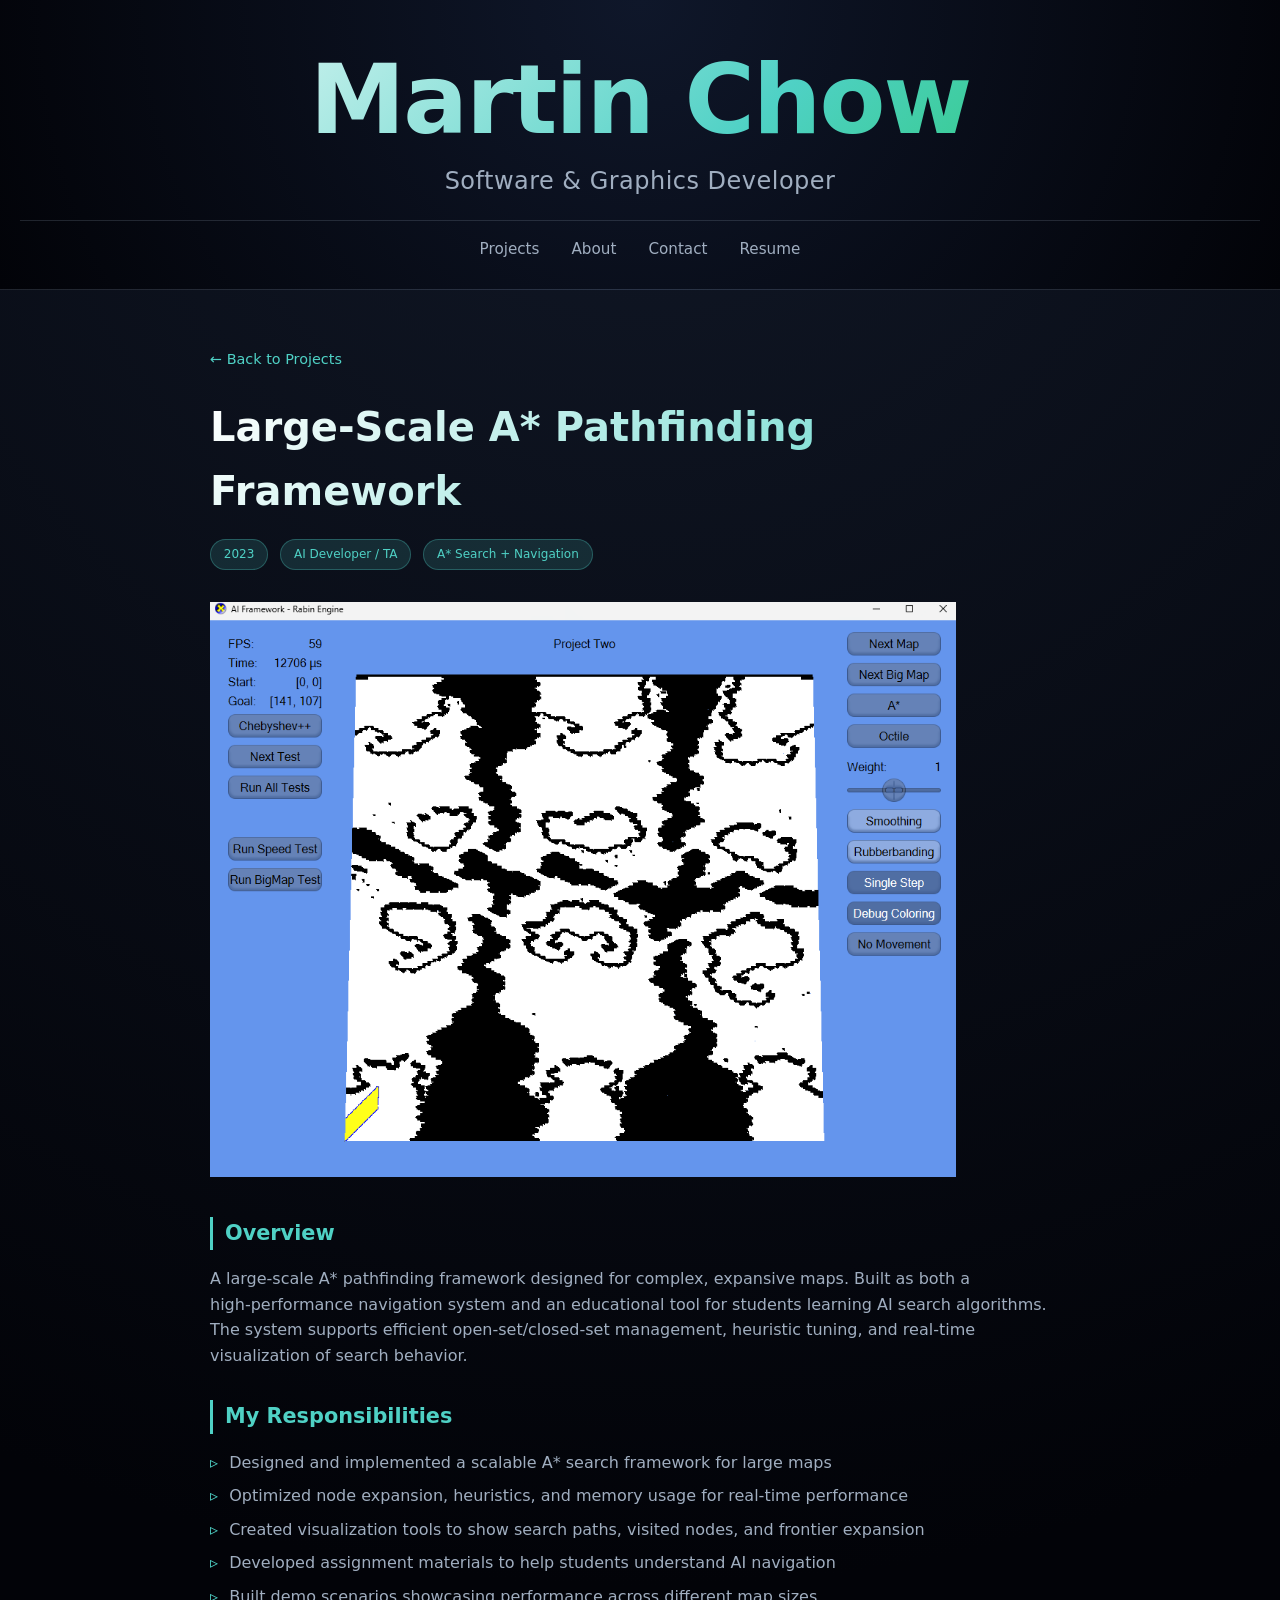
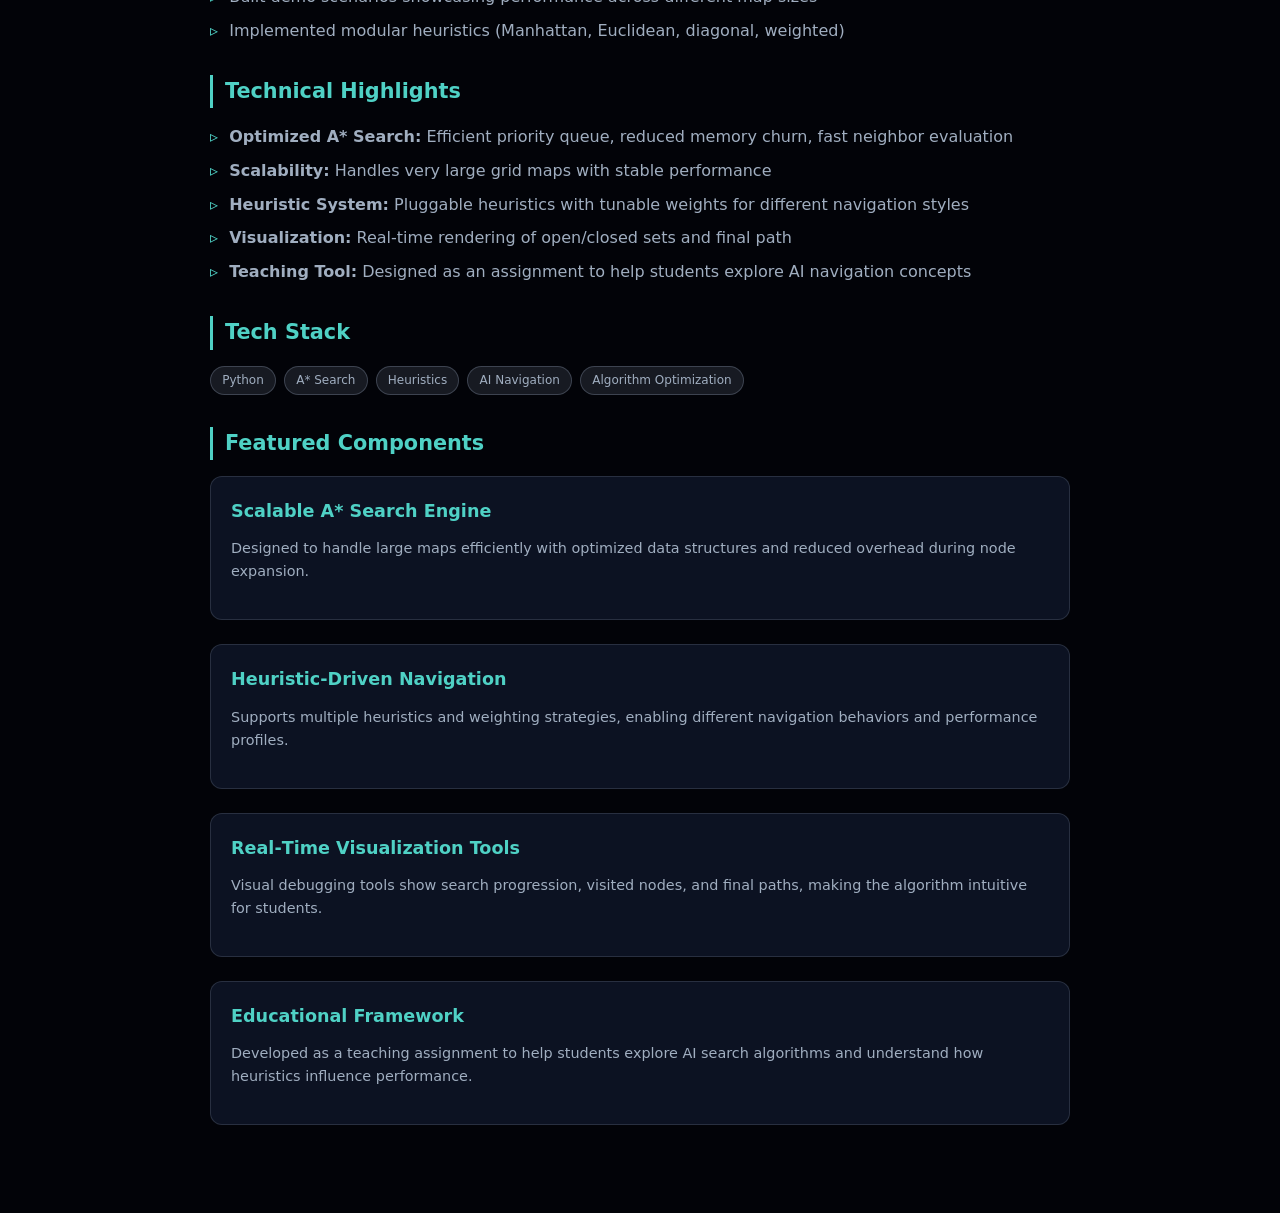
<file: project-pathfinding-bigmap.html>
<!DOCTYPE html>
<html lang="en">
<head>
  <meta charset="UTF-8" />
  <meta name="viewport" content="width=device-width, initial-scale=1" />
  <title>Pathfinding on a Big Map | Martin Chow Portfolio</title>
  <link rel="stylesheet" href="style.css" />
  <style>
    .video-container {
      position: relative;
      padding-bottom: 56.25%;
      height: 0;
      overflow: hidden;
      border-radius: 0.75rem;
      margin-bottom: 2rem;
      background: linear-gradient(135deg, #1a202c, #0f172a);
      cursor: pointer;
    }
    .video-container video {
      position: absolute;
      top: 0;
      left: 0;
      width: 100%;
      height: 100%;
      object-fit: cover;
    }
    .video-placeholder {
      position: absolute;
      top: 0;
      left: 0;
      width: 100%;
      height: 100%;
      display: flex;
      flex-direction: column;
      align-items: center;
      justify-content: center;
      background: linear-gradient(135deg, #1a202c, #0f172a);
      color: var(--text);
      text-align: center;
      z-index: 2;
    }
    .video-placeholder .play-icon {
      font-size: 4rem;
      color: var(--accent);
      margin-bottom: 1rem;
      opacity: 0.8;
      transition: opacity 0.2s, transform 0.2s;
    }
    .video-placeholder:hover .play-icon {
      opacity: 1;
      transform: scale(1.1);
    }
    .video-placeholder p {
      font-size: 0.9rem;
      color: var(--muted);
    }
    .video-container.playing .video-placeholder {
      display: none;
    }
    .back-link {
      display: inline-flex;
      align-items: center;
      gap: 0.5rem;
      color: var(--accent);
      margin-bottom: 1.5rem;
      font-size: 0.9rem;
      transition: gap 0.2s;
    }
    .back-link:hover {
      gap: 0.75rem;
      text-decoration: underline;
    }
    .project-page {
      max-width: 900px;
    }
    .project-header {
      margin-bottom: 2rem;
    }
    .project-header h1 {
      font-size: 2.5rem;
      margin-bottom: 1rem;
      background: linear-gradient(135deg, #ffffff, #4fd1c5);
      background-clip: text;
      -webkit-background-clip: text;
      color: transparent;
    }
    .project-meta-badges {
      display: flex;
      flex-wrap: wrap;
      gap: 0.75rem;
      margin-bottom: 1.5rem;
    }
    .detail-badge {
      font-size: 0.75rem;
      padding: 0.3rem 0.8rem;
      border-radius: 999px;
      background: rgba(79, 209, 197, 0.15);
      border: 1px solid rgba(79, 209, 197, 0.3);
      color: var(--accent);
    }
    .project-detail-section {
      margin-bottom: 2rem;
    }
    .project-detail-section h2 {
      font-size: 1.3rem;
      margin-bottom: 1rem;
      color: var(--accent);
      border-left: 3px solid var(--accent);
      padding-left: 0.75rem;
    }
    .project-detail-section p {
      color: var(--muted);
      line-height: 1.6;
    }
    .project-detail-section ul {
      list-style: none;
      padding-left: 0;
    }
    .project-detail-section ul li {
      color: var(--muted);
      margin-bottom: 0.5rem;
      padding-left: 1.2rem;
      position: relative;
    }
    .project-detail-section ul li::before {
      content: "▹";
      position: absolute;
      left: 0;
      color: var(--accent);
    }
    .tech-stack-list {
      display: flex;
      flex-wrap: wrap;
      gap: 0.5rem;
    }
    .tech-pill {
      font-size: 0.75rem;
      padding: 0.25rem 0.7rem;
      border-radius: 999px;
      background: rgba(148, 163, 184, 0.15);
      border: 1px solid rgba(148, 163, 184, 0.3);
      color: var(--muted);
    }
    .feature-card {
      background: rgba(15, 23, 42, 0.8);
      border-radius: 0.75rem;
      padding: 1.25rem;
      margin-bottom: 1.5rem;
      border: 1px solid rgba(148, 163, 184, 0.2);
    }
    .feature-card h3 {
      color: var(--accent);
      font-size: 1.1rem;
      margin-bottom: 0.75rem;
    }
    .feature-card p {
      color: var(--muted);
      font-size: 0.9rem;
      margin-bottom: 1rem;
    }
    .screenshots-grid {
      display: grid;
      grid-template-columns: repeat(auto-fit, minmax(200px, 1fr));
      gap: 1rem;
      margin-top: 1rem;
    }
    .screenshot {
      background: rgba(15, 23, 42, 0.6);
      border-radius: 0.5rem;
      padding: 1rem;
      text-align: center;
      border: 1px solid rgba(148, 163, 184, 0.2);
      transition: transform 0.2s;
    }
    .screenshot:hover {
      transform: translateY(-2px);
      border-color: rgba(79, 209, 197, 0.3);
    }
    .screenshot .icon {
      font-size: 2.5rem;
      margin-bottom: 0.5rem;
    }
    .screenshot p {
      font-size: 0.8rem;
      margin-bottom: 0;
    }
    .screenshot .screenshot-title {
      font-weight: 600;
      color: var(--text);
      margin-bottom: 0.25rem;
    }
  </style>
<body>
  <div class="page">
    <header>
      <div class="hero-name">Martin Chow</div>
      <div class="hero-title-large">Software & Graphics Developer</div>
      <div class="nav-links-center">
        <a href="index.html#projects">Projects</a>
        <a href="index.html#about">About</a>
        <a href="index.html#contact">Contact</a>
        <a href="Your_Resume.pdf" target="_blank" rel="noopener">Resume</a>
      </div>
    </header>

    <main>
      <section class="section project-page">
        <a href="index.html#projects" class="back-link">← Back to Projects</a>

        <!-- HEADER -->
        <div class="project-header">
          <h1>Large‑Scale A* Pathfinding Framework</h1>
          <div class="project-meta-badges">
            <span class="detail-badge">2023</span>
            <span class="detail-badge">AI Developer / TA</span>
            <span class="detail-badge">A* Search + Navigation</span>
          </div>
        </div>

        <!-- IMAGE GALLERY -->
        <div class="project-detail-section">
          <div class="image-gallery-3">
            <img src="images/pathfinding_1.png" alt="Pathfinding Screenshot 1">
          </div>
        </div>

        <!-- OVERVIEW -->
        <div class="project-detail-section">
          <h2>Overview</h2>
          <p>
            A large‑scale A* pathfinding framework designed for complex, expansive maps. 
            Built as both a high‑performance navigation system and an educational tool for students learning AI search algorithms. 
            The system supports efficient open‑set/closed‑set management, heuristic tuning, and real‑time visualization of search behavior.
          </p>
        </div>

        <!-- RESPONSIBILITIES -->
        <div class="project-detail-section">
          <h2>My Responsibilities</h2>
          <ul>
            <li>Designed and implemented a scalable A* search framework for large maps</li>
            <li>Optimized node expansion, heuristics, and memory usage for real‑time performance</li>
            <li>Created visualization tools to show search paths, visited nodes, and frontier expansion</li>
            <li>Developed assignment materials to help students understand AI navigation</li>
            <li>Built demo scenarios showcasing performance across different map sizes</li>
            <li>Implemented modular heuristics (Manhattan, Euclidean, diagonal, weighted)</li>
          </ul>
        </div>

        <!-- TECHNICAL HIGHLIGHTS -->
        <div class="project-detail-section">
          <h2>Technical Highlights</h2>

          <ul>
            <li><strong>Optimized A* Search:</strong> Efficient priority queue, reduced memory churn, fast neighbor evaluation</li>
            <li><strong>Scalability:</strong> Handles very large grid maps with stable performance</li>
            <li><strong>Heuristic System:</strong> Pluggable heuristics with tunable weights for different navigation styles</li>
            <li><strong>Visualization:</strong> Real‑time rendering of open/closed sets and final path</li>
            <li><strong>Teaching Tool:</strong> Designed as an assignment to help students explore AI navigation concepts</li>
          </ul>
        </div>

        <!-- TECH STACK -->
        <div class="project-detail-section">
          <h2>Tech Stack</h2>
          <div class="tech-stack-list">
            <span class="tech-pill">Python</span>
            <span class="tech-pill">A* Search</span>
            <span class="tech-pill">Heuristics</span>
            <span class="tech-pill">AI Navigation</span>
            <span class="tech-pill">Algorithm Optimization</span>
          </div>
        </div>

        <!-- FEATURE CARDS -->
        <div class="project-detail-section">
          <h2>Featured Components</h2>

          <div class="feature-card">
            <h3>Scalable A* Search Engine</h3>
            <p>
              Designed to handle large maps efficiently with optimized data structures 
              and reduced overhead during node expansion.
            </p>
          </div>

          <div class="feature-card">
            <h3>Heuristic‑Driven Navigation</h3>
            <p>
              Supports multiple heuristics and weighting strategies, enabling different 
              navigation behaviors and performance profiles.
            </p>
          </div>

          <div class="feature-card">
            <h3>Real‑Time Visualization Tools</h3>
            <p>
              Visual debugging tools show search progression, visited nodes, and final paths, 
              making the algorithm intuitive for students.
            </p>
          </div>

          <div class="feature-card">
            <h3>Educational Framework</h3>
            <p>
              Developed as a teaching assignment to help students explore AI search algorithms 
              and understand how heuristics influence performance.
            </p>
          </div>
        </div>

      </section>
    </main>
  </div>
</body>

</html>
</file>
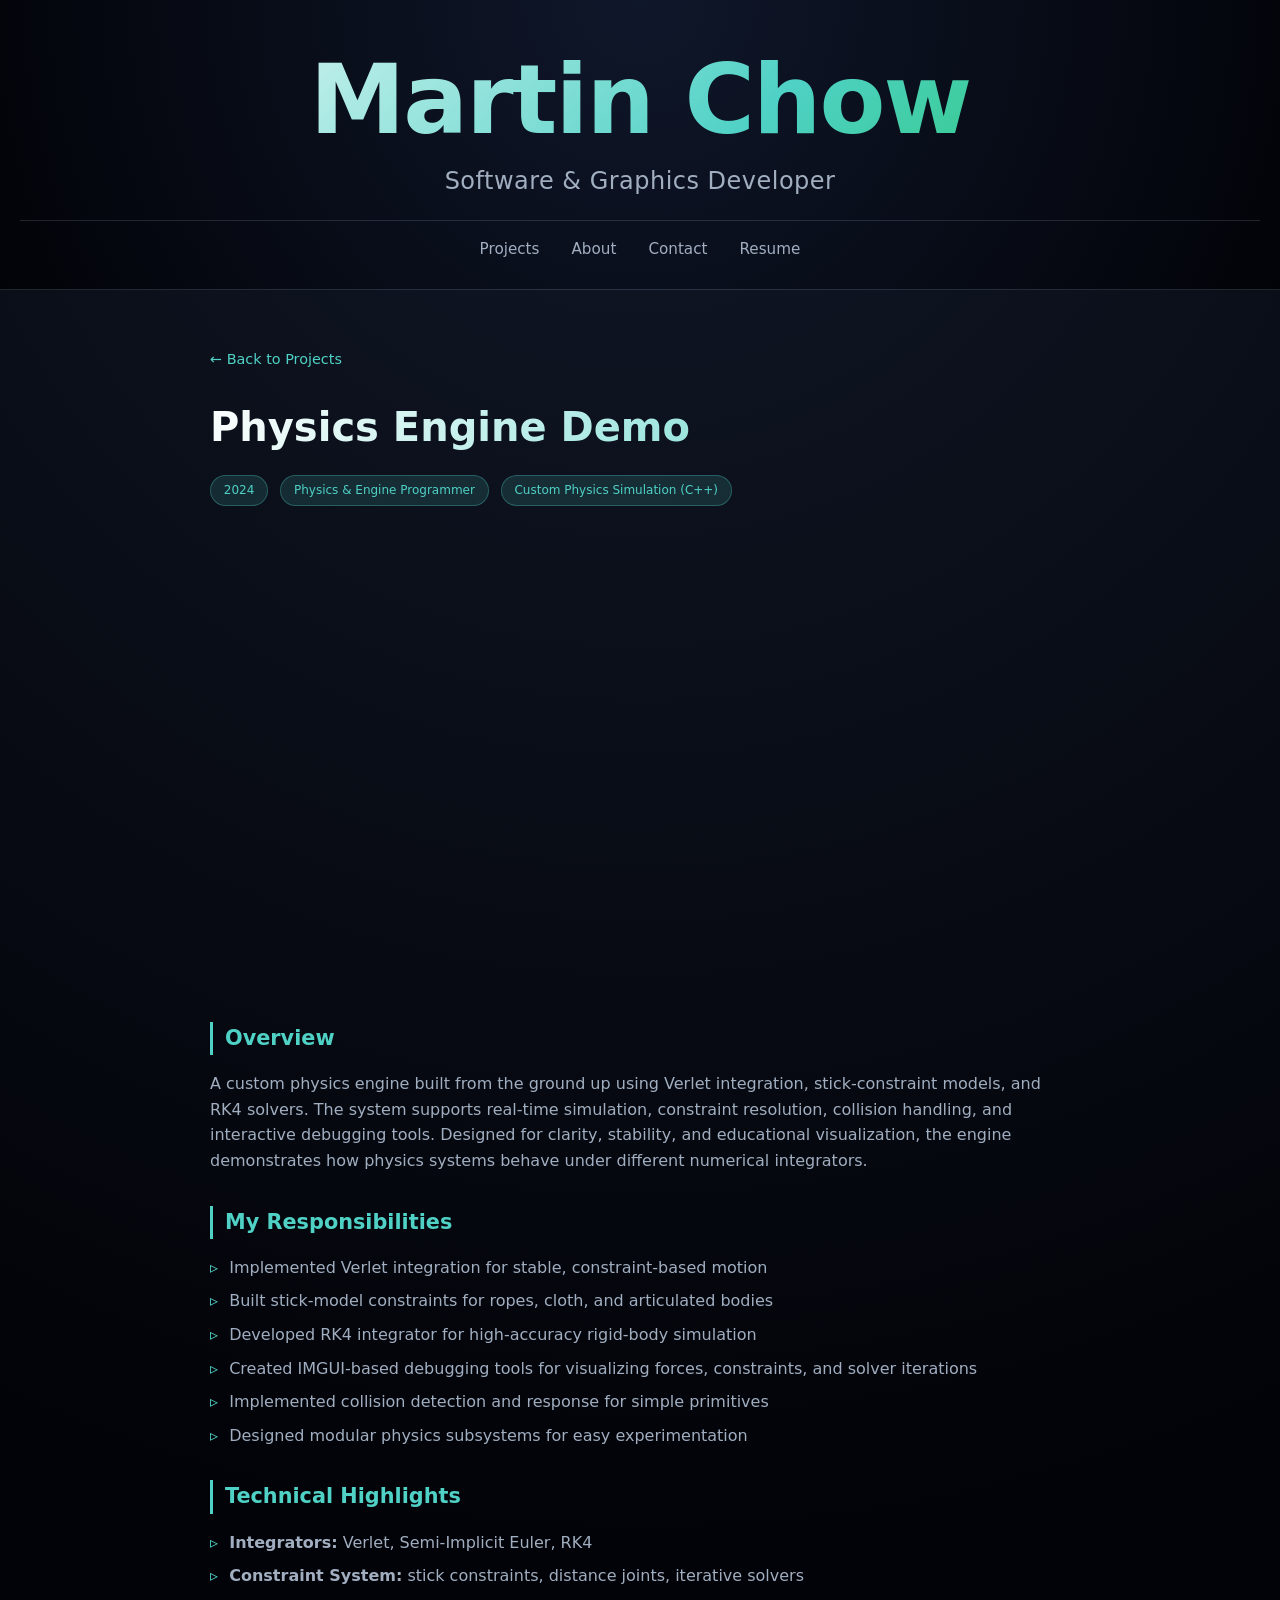
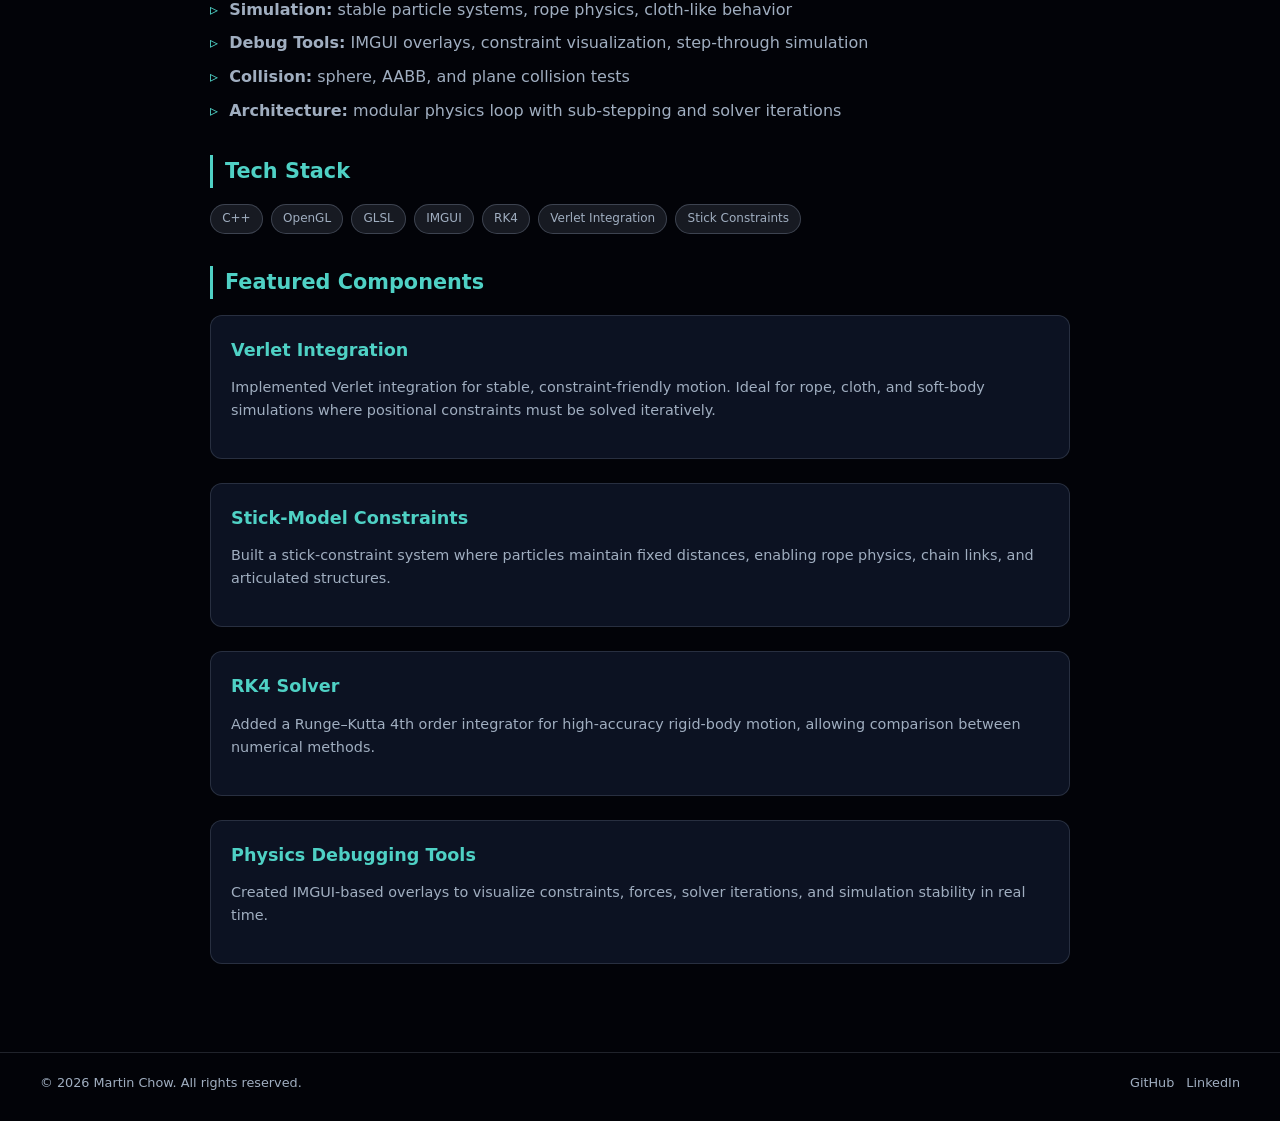
<file: project-physics-engine.html>
<!DOCTYPE html>
<html lang="en">
<head>
  <meta charset="UTF-8" />
  <meta name="viewport" content="width=device-width, initial-scale=1" />
  <title>Physic Engine | Martin Chow Portfolio</title>
  <link rel="stylesheet" href="style.css" />
  <style>
    .video-container {
      position: relative;
      padding-bottom: 56.25%;
      height: 0;
      overflow: hidden;
      border-radius: 0.75rem;
      margin-bottom: 2rem;
      background: linear-gradient(135deg, #1a202c, #0f172a);
      cursor: pointer;
    }
    .video-container video {
      position: absolute;
      top: 0;
      left: 0;
      width: 100%;
      height: 100%;
      object-fit: cover;
    }
    .video-placeholder {
      position: absolute;
      top: 0;
      left: 0;
      width: 100%;
      height: 100%;
      display: flex;
      flex-direction: column;
      align-items: center;
      justify-content: center;
      background: linear-gradient(135deg, #1a202c, #0f172a);
      color: var(--text);
      text-align: center;
      z-index: 2;
    }
    .video-placeholder .play-icon {
      font-size: 4rem;
      color: var(--accent);
      margin-bottom: 1rem;
      opacity: 0.8;
      transition: opacity 0.2s, transform 0.2s;
    }
    .video-placeholder:hover .play-icon {
      opacity: 1;
      transform: scale(1.1);
    }
    .video-placeholder p {
      font-size: 0.9rem;
      color: var(--muted);
    }
    .video-container.playing .video-placeholder {
      display: none;
    }
    .back-link {
      display: inline-flex;
      align-items: center;
      gap: 0.5rem;
      color: var(--accent);
      margin-bottom: 1.5rem;
      font-size: 0.9rem;
      transition: gap 0.2s;
    }
    .back-link:hover {
      gap: 0.75rem;
      text-decoration: underline;
    }
    .project-page {
      max-width: 900px;
    }
    .project-header {
      margin-bottom: 2rem;
    }
    .project-header h1 {
      font-size: 2.5rem;
      margin-bottom: 1rem;
      background: linear-gradient(135deg, #ffffff, #4fd1c5);
      background-clip: text;
      -webkit-background-clip: text;
      color: transparent;
    }
    .project-meta-badges {
      display: flex;
      flex-wrap: wrap;
      gap: 0.75rem;
      margin-bottom: 1.5rem;
    }
    .detail-badge {
      font-size: 0.75rem;
      padding: 0.3rem 0.8rem;
      border-radius: 999px;
      background: rgba(79, 209, 197, 0.15);
      border: 1px solid rgba(79, 209, 197, 0.3);
      color: var(--accent);
    }
    .project-detail-section {
      margin-bottom: 2rem;
    }
    .project-detail-section h2 {
      font-size: 1.3rem;
      margin-bottom: 1rem;
      color: var(--accent);
      border-left: 3px solid var(--accent);
      padding-left: 0.75rem;
    }
    .project-detail-section p {
      color: var(--muted);
      line-height: 1.6;
    }
    .project-detail-section ul {
      list-style: none;
      padding-left: 0;
    }
    .project-detail-section ul li {
      color: var(--muted);
      margin-bottom: 0.5rem;
      padding-left: 1.2rem;
      position: relative;
    }
    .project-detail-section ul li::before {
      content: "▹";
      position: absolute;
      left: 0;
      color: var(--accent);
    }
    .tech-stack-list {
      display: flex;
      flex-wrap: wrap;
      gap: 0.5rem;
    }
    .tech-pill {
      font-size: 0.75rem;
      padding: 0.25rem 0.7rem;
      border-radius: 999px;
      background: rgba(148, 163, 184, 0.15);
      border: 1px solid rgba(148, 163, 184, 0.3);
      color: var(--muted);
    }
    .feature-card {
      background: rgba(15, 23, 42, 0.8);
      border-radius: 0.75rem;
      padding: 1.25rem;
      margin-bottom: 1.5rem;
      border: 1px solid rgba(148, 163, 184, 0.2);
    }
    .feature-card h3 {
      color: var(--accent);
      font-size: 1.1rem;
      margin-bottom: 0.75rem;
    }
    .feature-card p {
      color: var(--muted);
      font-size: 0.9rem;
      margin-bottom: 1rem;
    }
    .screenshots-grid {
      display: grid;
      grid-template-columns: repeat(auto-fit, minmax(200px, 1fr));
      gap: 1rem;
      margin-top: 1rem;
    }
    .screenshot {
      background: rgba(15, 23, 42, 0.6);
      border-radius: 0.5rem;
      padding: 1rem;
      text-align: center;
      border: 1px solid rgba(148, 163, 184, 0.2);
      transition: transform 0.2s;
    }
    .screenshot:hover {
      transform: translateY(-2px);
      border-color: rgba(79, 209, 197, 0.3);
    }
    .screenshot .icon {
      font-size: 2.5rem;
      margin-bottom: 0.5rem;
    }
    .screenshot p {
      font-size: 0.8rem;
      margin-bottom: 0;
    }
    .screenshot .screenshot-title {
      font-weight: 600;
      color: var(--text);
      margin-bottom: 0.25rem;
    }
  </style>
</head>
<body>
  <div class="page">
    <header>
      <div class="hero-name">Martin Chow</div>
      <div class="hero-title-large">Software & Graphics Developer</div>
      <div class="nav-links-center">
        <a href="index.html#projects">Projects</a>
        <a href="index.html#about">About</a>
        <a href="index.html#contact">Contact</a>
        <a href="Your_Resume.pdf" target="_blank" rel="noopener">Resume</a>
      </div>
    </header>

    <main>
      <section class="section project-page">
        <a href="index.html#projects" class="back-link">← Back to Projects</a>

        <!-- HEADER -->
        <div class="project-header">
          <h1>Physics Engine Demo</h1>
          <div class="project-meta-badges">
            <span class="detail-badge">2024</span>
            <span class="detail-badge">Physics & Engine Programmer</span>
            <span class="detail-badge">Custom Physics Simulation (C++)</span>
          </div>
        </div>

        <!-- VIDEO -->
        <div style="position:relative;padding-bottom:56.25%;height:0;overflow:hidden;border-radius:12px;">
        <iframe 
            src="https://www.youtube.com/embed/cz1W_5a3MqU"
            title="Physics Engine Demo"
            style="position:absolute;top:0;left:0;width:100%;height:100%;border:0;"
            allow="accelerometer; autoplay; clipboard-write; encrypted-media; gyroscope; picture-in-picture"
            allowfullscreen>
        </iframe>
        </div>


        <!-- OVERVIEW -->
        <div class="project-detail-section">
          <h2>Overview</h2>
          <p>
            A custom physics engine built from the ground up using Verlet integration, stick‑constraint models, and RK4 solvers. 
            The system supports real‑time simulation, constraint resolution, collision handling, and interactive debugging tools. 
            Designed for clarity, stability, and educational visualization, the engine demonstrates how physics systems behave under different numerical integrators.
          </p>
        </div>

        <!-- RESPONSIBILITIES -->
        <div class="project-detail-section">
          <h2>My Responsibilities</h2>
          <ul>
            <li>Implemented Verlet integration for stable, constraint‑based motion</li>
            <li>Built stick‑model constraints for ropes, cloth, and articulated bodies</li>
            <li>Developed RK4 integrator for high‑accuracy rigid‑body simulation</li>
            <li>Created IMGUI‑based debugging tools for visualizing forces, constraints, and solver iterations</li>
            <li>Implemented collision detection and response for simple primitives</li>
            <li>Designed modular physics subsystems for easy experimentation</li>
          </ul>
        </div>

        <!-- TECHNICAL HIGHLIGHTS -->
        <div class="project-detail-section">
          <h2>Technical Highlights</h2>

          <ul>
            <li><strong>Integrators:</strong> Verlet, Semi‑Implicit Euler, RK4</li>
            <li><strong>Constraint System:</strong> stick constraints, distance joints, iterative solvers</li>
            <li><strong>Simulation:</strong> stable particle systems, rope physics, cloth‑like behavior</li>
            <li><strong>Debug Tools:</strong> IMGUI overlays, constraint visualization, step‑through simulation</li>
            <li><strong>Collision:</strong> sphere, AABB, and plane collision tests</li>
            <li><strong>Architecture:</strong> modular physics loop with sub‑stepping and solver iterations</li>
          </ul>
        </div>

        <!-- TECH STACK -->
        <div class="project-detail-section">
          <h2>Tech Stack</h2>
          <div class="tech-stack-list">
            <span class="tech-pill">C++</span>
            <span class="tech-pill">OpenGL</span>
            <span class="tech-pill">GLSL</span>
            <span class="tech-pill">IMGUI</span>
            <span class="tech-pill">RK4</span>
            <span class="tech-pill">Verlet Integration</span>
            <span class="tech-pill">Stick Constraints</span>
          </div>
        </div>

        <!-- FEATURE CARDS -->
        <div class="project-detail-section">
          <h2>Featured Components</h2>

          <div class="feature-card">
            <h3>Verlet Integration</h3>
            <p>
              Implemented Verlet integration for stable, constraint‑friendly motion. 
              Ideal for rope, cloth, and soft‑body simulations where positional constraints must be solved iteratively.
            </p>
          </div>

          <div class="feature-card">
            <h3>Stick‑Model Constraints</h3>
            <p>
              Built a stick‑constraint system where particles maintain fixed distances, enabling rope physics, chain links, and articulated structures.
            </p>
          </div>

          <div class="feature-card">
            <h3>RK4 Solver</h3>
            <p>
              Added a Runge–Kutta 4th order integrator for high‑accuracy rigid‑body motion, allowing comparison between numerical methods.
            </p>
          </div>

          <div class="feature-card">
            <h3>Physics Debugging Tools</h3>
            <p>
              Created IMGUI‑based overlays to visualize constraints, forces, solver iterations, and simulation stability in real time.
            </p>
          </div>
        </div>

      </section>
    </main>

    <footer>
      <div class="footer-inner">
        <div>© <span id="year"></span> Martin Chow. All rights reserved.</div>
        <div class="footer-links">
          <a href="https://github.com/YOUR_GITHUB" target="_blank" rel="noopener">GitHub</a>
          <a href="https://www.linkedin.com/in/YOUR_LINKEDIN" target="_blank" rel="noopener">LinkedIn</a>
        </div>
      </div>
    </footer>
  </div>

  <script>
    document.getElementById("year").textContent = new Date().getFullYear();
  </script>
</body>
</html>
</file>
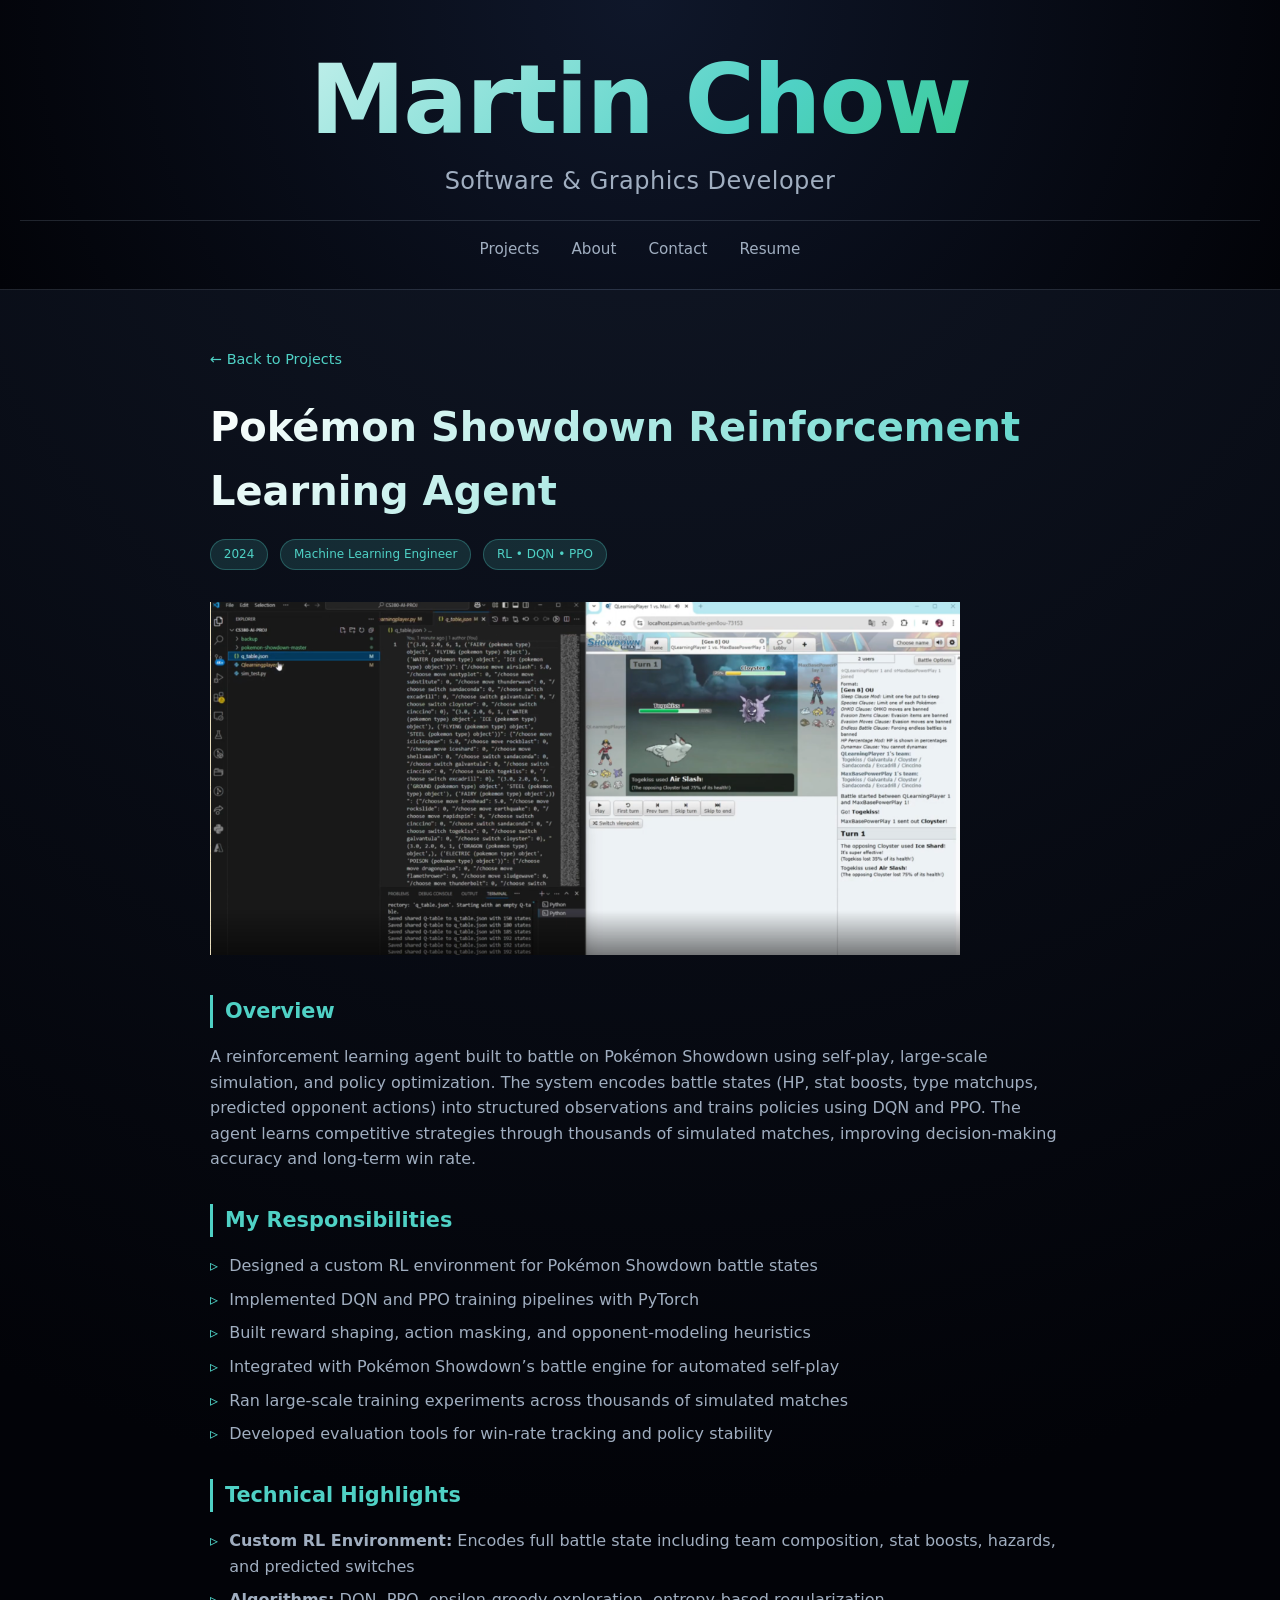
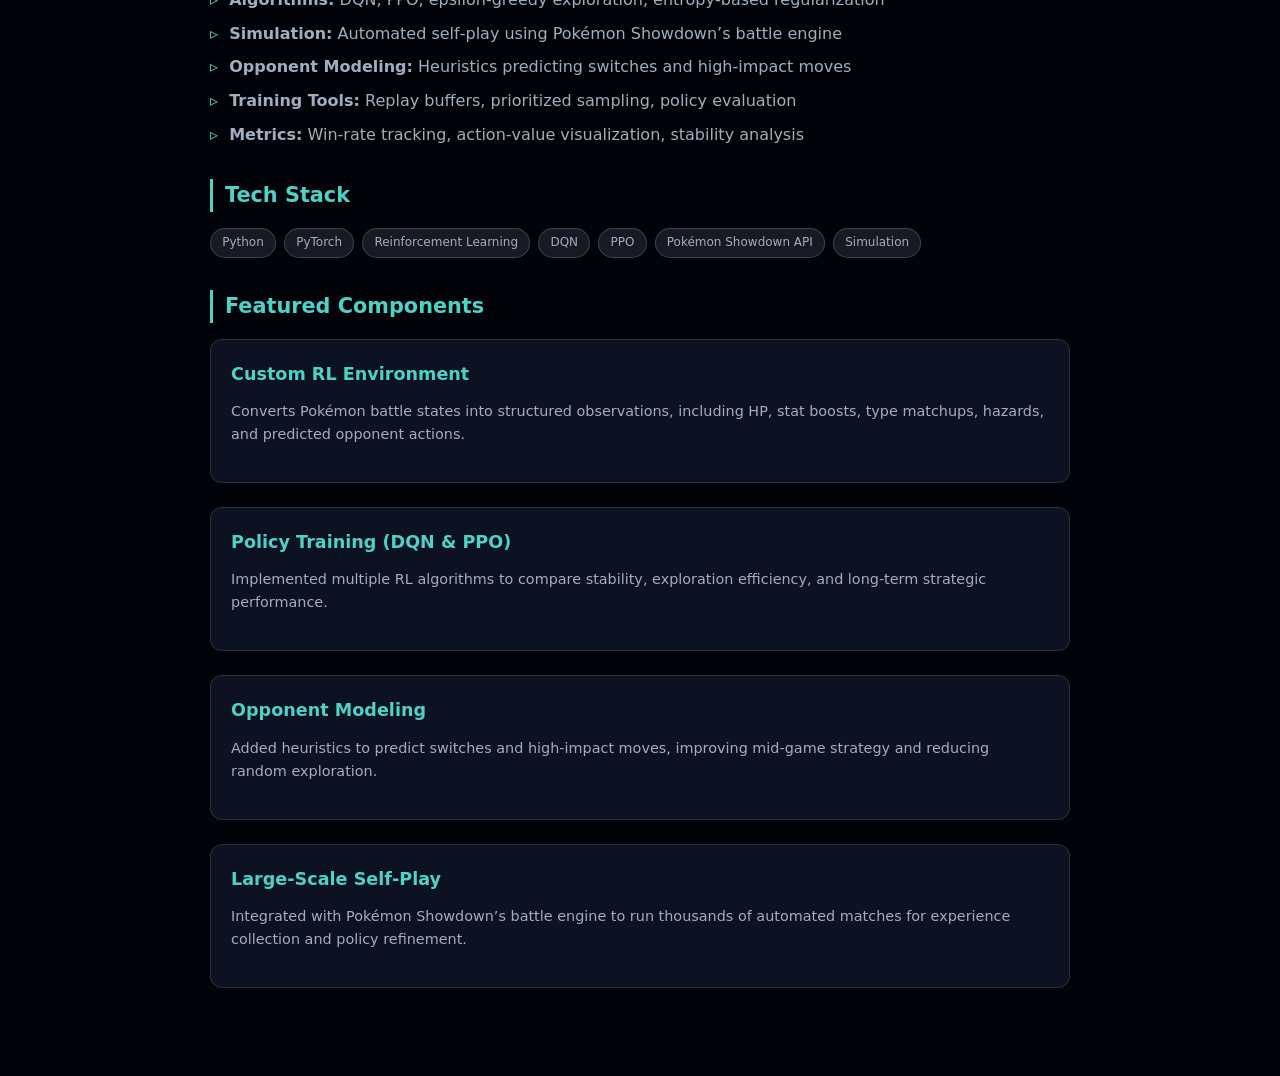
<file: project-pokemon-ai.html>
<!DOCTYPE html>
<html lang="en">
<head>
  <meta charset="UTF-8" />
  <meta name="viewport" content="width=device-width, initial-scale=1" />
  <title>Pokémon RL Agent | Martin Chow Portfolio</title>
  <link rel="stylesheet" href="style.css" />
  <style>
    /* (keep your existing CSS exactly as-is) */
  </style>
<body>
  <div class="page">
    <header>
      <div class="hero-name">Martin Chow</div>
      <div class="hero-title-large">Software & Graphics Developer</div>
      <div class="nav-links-center">
        <a href="index.html#projects">Projects</a>
        <a href="index.html#about">About</a>
        <a href="index.html#contact">Contact</a>
        <a href="Your_Resume.pdf" target="_blank" rel="noopener">Resume</a>
      </div>
    </header>

    <main>
      <section class="section project-page">
        <a href="index.html#projects" class="back-link">← Back to Projects</a>

        <!-- HEADER -->
        <div class="project-header">
          <h1>Pokémon Showdown Reinforcement Learning Agent</h1>
          <div class="project-meta-badges">
            <span class="detail-badge">2024</span>
            <span class="detail-badge">Machine Learning Engineer</span>
            <span class="detail-badge">RL • DQN • PPO</span>
          </div>
        </div>

        <!-- VIDEO OR IMAGE GALLERY -->
        <div class="project-detail-section">
          <div class="image-gallery-3">
            <img src="images/pokemon-ai_1.png" alt="Pokémon RL Agent Screenshot 1">
          </div>
        </div>

        <!-- OVERVIEW -->
        <div class="project-detail-section">
          <h2>Overview</h2>
          <p>
            A reinforcement learning agent built to battle on Pokémon Showdown using self‑play, 
            large‑scale simulation, and policy optimization. The system encodes battle states 
            (HP, stat boosts, type matchups, predicted opponent actions) into structured observations 
            and trains policies using DQN and PPO. The agent learns competitive strategies through 
            thousands of simulated matches, improving decision‑making accuracy and long‑term win rate.
          </p>
        </div>

        <!-- RESPONSIBILITIES -->
        <div class="project-detail-section">
          <h2>My Responsibilities</h2>
          <ul>
            <li>Designed a custom RL environment for Pokémon Showdown battle states</li>
            <li>Implemented DQN and PPO training pipelines with PyTorch</li>
            <li>Built reward shaping, action masking, and opponent‑modeling heuristics</li>
            <li>Integrated with Pokémon Showdown’s battle engine for automated self‑play</li>
            <li>Ran large‑scale training experiments across thousands of simulated matches</li>
            <li>Developed evaluation tools for win‑rate tracking and policy stability</li>
          </ul>
        </div>

        <!-- TECHNICAL HIGHLIGHTS -->
        <div class="project-detail-section">
          <h2>Technical Highlights</h2>

          <ul>
            <li><strong>Custom RL Environment:</strong> Encodes full battle state including team composition, stat boosts, hazards, and predicted switches</li>
            <li><strong>Algorithms:</strong> DQN, PPO, epsilon‑greedy exploration, entropy‑based regularization</li>
            <li><strong>Simulation:</strong> Automated self‑play using Pokémon Showdown’s battle engine</li>
            <li><strong>Opponent Modeling:</strong> Heuristics predicting switches and high‑impact moves</li>
            <li><strong>Training Tools:</strong> Replay buffers, prioritized sampling, policy evaluation</li>
            <li><strong>Metrics:</strong> Win‑rate tracking, action‑value visualization, stability analysis</li>
          </ul>
        </div>

        <!-- TECH STACK -->
        <div class="project-detail-section">
          <h2>Tech Stack</h2>
          <div class="tech-stack-list">
            <span class="tech-pill">Python</span>
            <span class="tech-pill">PyTorch</span>
            <span class="tech-pill">Reinforcement Learning</span>
            <span class="tech-pill">DQN</span>
            <span class="tech-pill">PPO</span>
            <span class="tech-pill">Pokémon Showdown API</span>
            <span class="tech-pill">Simulation</span>
          </div>
        </div>

        <!-- FEATURE CARDS -->
        <div class="project-detail-section">
          <h2>Featured Components</h2>

          <div class="feature-card">
            <h3>Custom RL Environment</h3>
            <p>
              Converts Pokémon battle states into structured observations, including HP, stat boosts, 
              type matchups, hazards, and predicted opponent actions.
            </p>
          </div>

          <div class="feature-card">
            <h3>Policy Training (DQN & PPO)</h3>
            <p>
              Implemented multiple RL algorithms to compare stability, exploration efficiency, 
              and long‑term strategic performance.
            </p>
          </div>

          <div class="feature-card">
            <h3>Opponent Modeling</h3>
            <p>
              Added heuristics to predict switches and high‑impact moves, improving mid‑game strategy 
              and reducing random exploration.
            </p>
          </div>

          <div class="feature-card">
            <h3>Large‑Scale Self‑Play</h3>
            <p>
              Integrated with Pokémon Showdown’s battle engine to run thousands of automated matches 
              for experience collection and policy refinement.
            </p>
          </div>
        </div>

      </section>
</html>
</file>
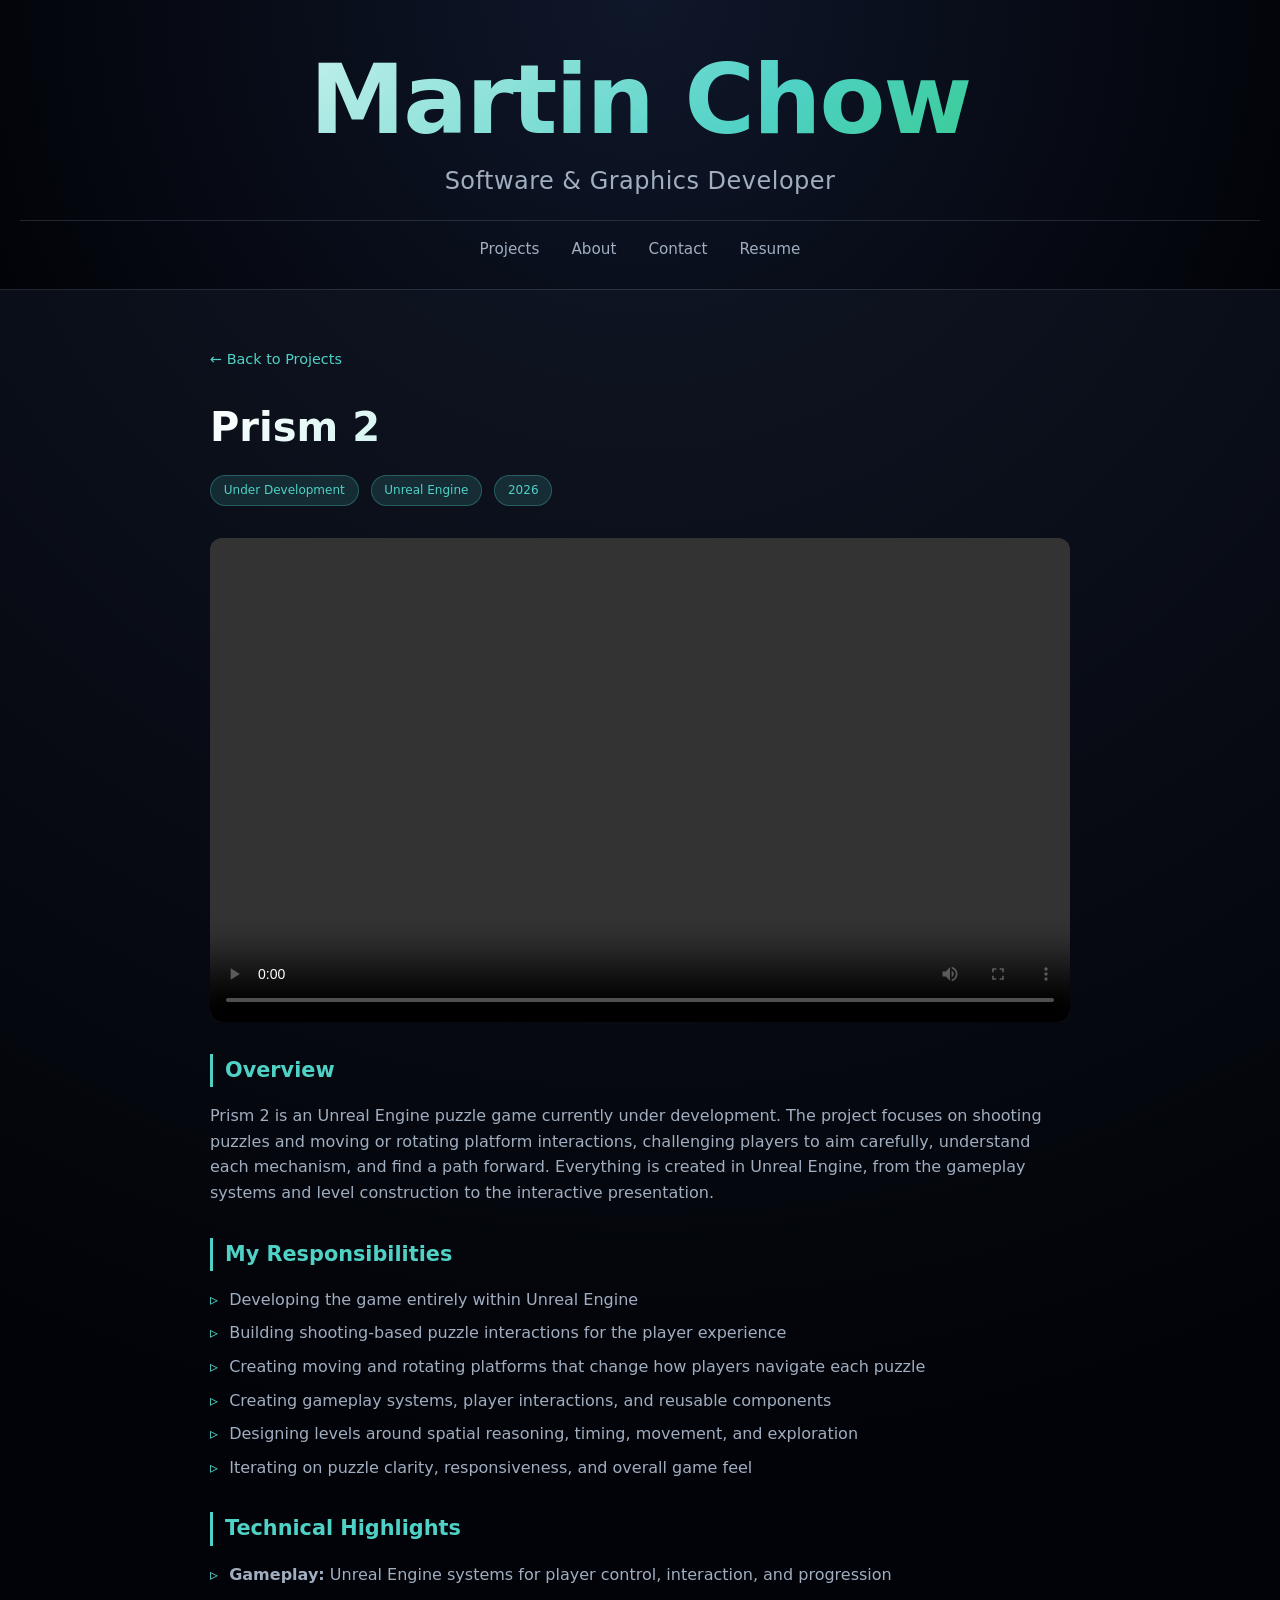
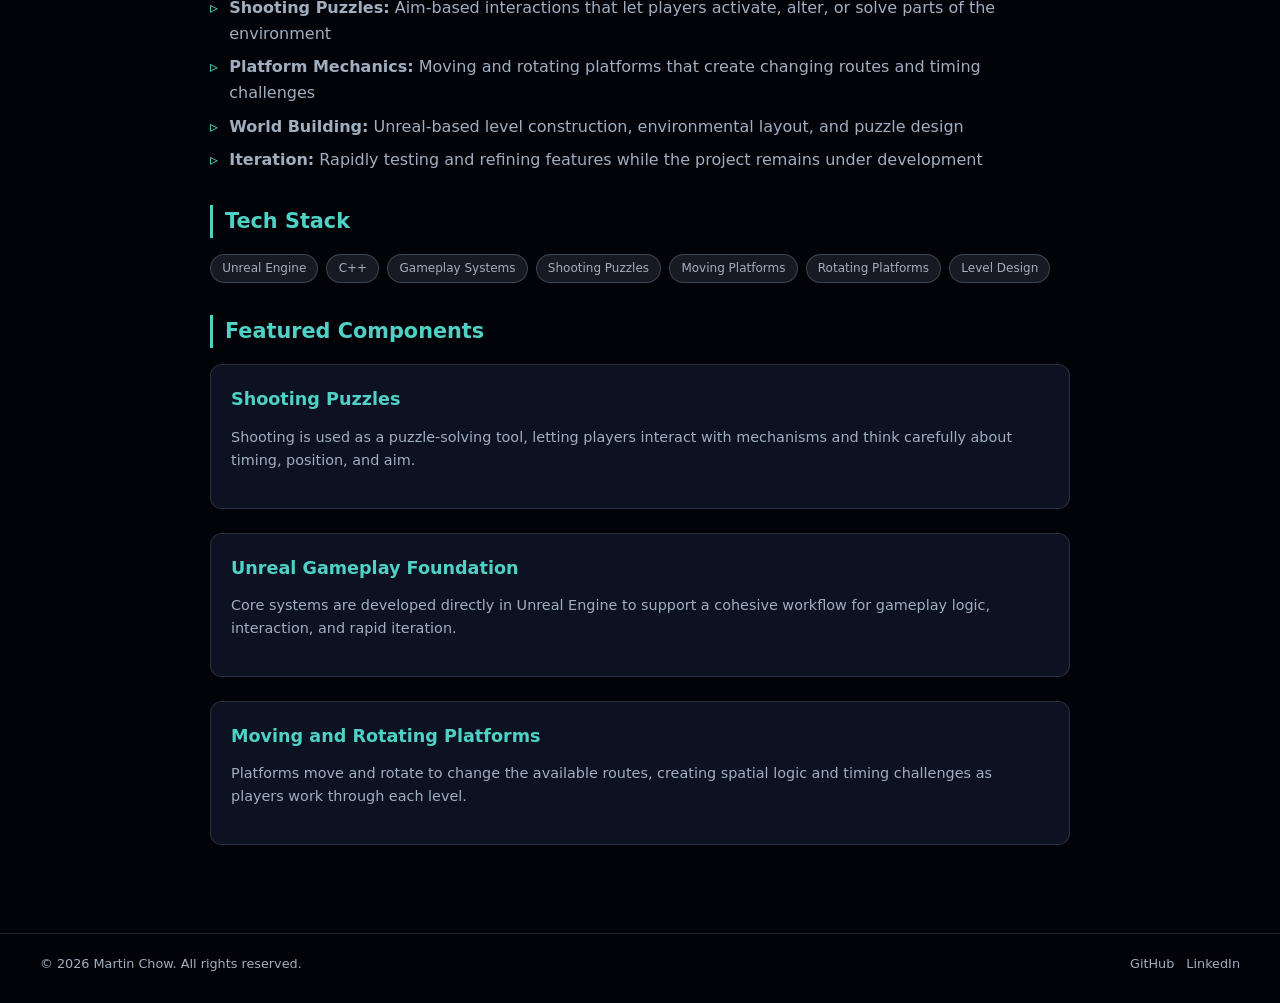
<file: project-prism-2.html>
<!doctype html>
<html lang="en">
  <head>
    <meta charset="UTF-8" />
    <meta name="viewport" content="width=device-width, initial-scale=1" />
    <title>Prism 2 | Martin Chow Portfolio</title>
    <link rel="stylesheet" href="style.css" />
    <style>
      .video-container video {
        position: absolute;
        top: 0;
        left: 0;
        width: 100%;
        height: 100%;
        object-fit: cover;
      }
    </style>
  </head>
  <body>
    <div class="page">
      <header>
        <div class="hero-name">Martin Chow</div>
        <div class="hero-title-large">Software &amp; Graphics Developer</div>
        <div class="nav-links-center">
          <a href="index.html#projects">Projects</a>
          <a href="index.html#about">About</a>
          <a href="index.html#contact">Contact</a>
          <a href="Your_Resume.pdf" target="_blank" rel="noopener">Resume</a>
        </div>
      </header>

      <main>
        <section class="section project-page">
          <a href="index.html#projects" class="back-link">&larr; Back to Projects</a>

          <div class="project-header">
            <h1>Prism 2</h1>
            <div class="project-meta-badges">
              <span class="detail-badge">Under Development</span>
              <span class="detail-badge">Unreal Engine</span>
              <span class="detail-badge">2026</span>
            </div>
          </div>

          <!-- VIDEO -->
          <div class="video-container">
            <video controls preload="metadata">
              <source src="Prsim2_underdev.mp4" type="video/mp4" />
              Your browser does not support the video element.
            </video>
          </div>

          <div class="project-detail-section">
            <h2>Overview</h2>
            <p>
              Prism 2 is an Unreal Engine puzzle game currently under
              development. The project focuses on shooting puzzles and moving
              or rotating platform interactions, challenging players to aim
              carefully, understand each mechanism, and find a path forward.
              Everything is created in Unreal Engine, from the gameplay systems
              and level construction to the interactive presentation.
            </p>
          </div>

          <div class="project-detail-section">
            <h2>My Responsibilities</h2>
            <ul>
              <li>Developing the game entirely within Unreal Engine</li>
              <li>Building shooting-based puzzle interactions for the player experience</li>
              <li>Creating moving and rotating platforms that change how players navigate each puzzle</li>
              <li>Creating gameplay systems, player interactions, and reusable components</li>
              <li>Designing levels around spatial reasoning, timing, movement, and exploration</li>
              <li>Iterating on puzzle clarity, responsiveness, and overall game feel</li>
            </ul>
          </div>

          <div class="project-detail-section">
            <h2>Technical Highlights</h2>
            <ul>
              <li><strong>Gameplay:</strong> Unreal Engine systems for player control, interaction, and progression</li>
              <li><strong>Shooting Puzzles:</strong> Aim-based interactions that let players activate, alter, or solve parts of the environment</li>
              <li><strong>Platform Mechanics:</strong> Moving and rotating platforms that create changing routes and timing challenges</li>
              <li><strong>World Building:</strong> Unreal-based level construction, environmental layout, and puzzle design</li>
              <li><strong>Iteration:</strong> Rapidly testing and refining features while the project remains under development</li>
            </ul>
          </div>

          <div class="project-detail-section">
            <h2>Tech Stack</h2>
            <div class="tech-stack-list">
              <span class="tech-pill">Unreal Engine</span>
              <span class="tech-pill">C++</span>
              <span class="tech-pill">Gameplay Systems</span>
              <span class="tech-pill">Shooting Puzzles</span>
              <span class="tech-pill">Moving Platforms</span>
              <span class="tech-pill">Rotating Platforms</span>
              <span class="tech-pill">Level Design</span>
            </div>
          </div>

          <div class="project-detail-section">
            <h2>Featured Components</h2>

            <div class="feature-card">
              <h3>Shooting Puzzles</h3>
              <p>
                Shooting is used as a puzzle-solving tool, letting players
                interact with mechanisms and think carefully about timing,
                position, and aim.
              </p>
            </div>

            <div class="feature-card">
              <h3>Unreal Gameplay Foundation</h3>
              <p>
                Core systems are developed directly in Unreal Engine to support
                a cohesive workflow for gameplay logic, interaction, and rapid
                iteration.
              </p>
            </div>

            <div class="feature-card">
              <h3>Moving and Rotating Platforms</h3>
              <p>
                Platforms move and rotate to change the available routes,
                creating spatial logic and timing challenges as players work
                through each level.
              </p>
            </div>
          </div>
        </section>
      </main>

      <footer>
        <div class="footer-inner">
          <div>© <span id="year"></span> Martin Chow. All rights reserved.</div>
          <div class="footer-links">
            <a href="https://github.com/YOUR_GITHUB" target="_blank" rel="noopener">GitHub</a>
            <a href="https://www.linkedin.com/in/YOUR_LINKEDIN" target="_blank" rel="noopener">LinkedIn</a>
          </div>
        </div>
      </footer>
    </div>
    <script>
      document.getElementById("year").textContent = new Date().getFullYear();
    </script>
  </body>
</html>
</file>
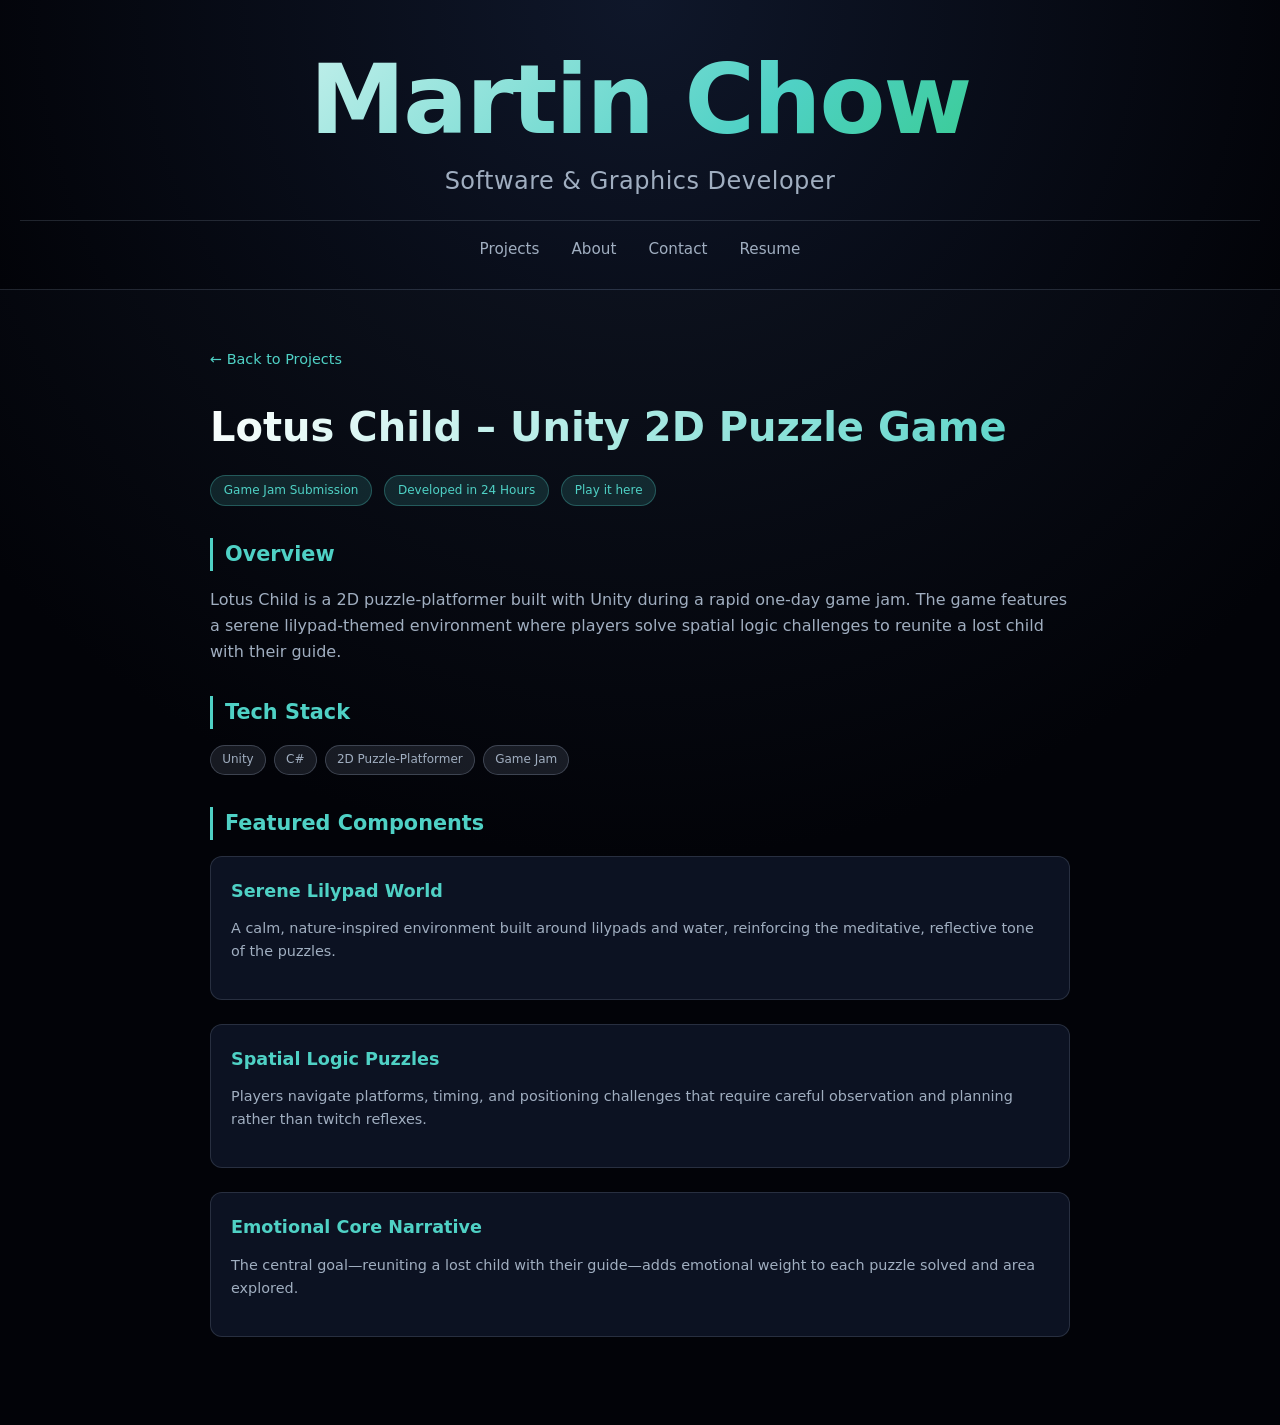
<file: project-puzzle-game-unity.html>
<!DOCTYPE html>
<html lang="en">
<head>
  <meta charset="UTF-8" />
  <meta name="viewport" content="width=device-width, initial-scale=1" />
  <title>Lotus Child – Unity 2D Puzzle Game | Martin Chow Portfolio</title>
  <link rel="stylesheet" href="style.css" />
  <style>
    .video-container {
      position: relative;
      padding-bottom: 56.25%;
      height: 0;
      overflow: hidden;
      border-radius: 0.75rem;
      margin-bottom: 2rem;
      background: linear-gradient(135deg, #1a202c, #0f172a);
      cursor: pointer;
    }
    .video-container video {
      position: absolute;
      top: 0;
      left: 0;
      width: 100%;
      height: 100%;
      object-fit: cover;
    }
    .video-placeholder {
      position: absolute;
      top: 0;
      left: 0;
      width: 100%;
      height: 100%;
      display: flex;
      flex-direction: column;
      align-items: center;
      justify-content: center;
      background: linear-gradient(135deg, #1a202c, #0f172a);
      color: var(--text);
      text-align: center;
      z-index: 2;
    }
    .video-placeholder .play-icon {
      font-size: 4rem;
      color: var(--accent);
      margin-bottom: 1rem;
      opacity: 0.8;
      transition: opacity 0.2s, transform 0.2s;
    }
    .video-placeholder:hover .play-icon {
      opacity: 1;
      transform: scale(1.1);
    }
    .video-placeholder p {
      font-size: 0.9rem;
      color: var(--muted);
    }
    .video-container.playing .video-placeholder {
      display: none;
    }
    .back-link {
      display: inline-flex;
      align-items: center;
      gap: 0.5rem;
      color: var(--accent);
      margin-bottom: 1.5rem;
      font-size: 0.9rem;
      transition: gap 0.2s;
    }
    .back-link:hover {
      gap: 0.75rem;
      text-decoration: underline;
    }
    .project-page {
      max-width: 900px;
    }
    .project-header {
      margin-bottom: 2rem;
    }
    .project-header h1 {
      font-size: 2.5rem;
      margin-bottom: 1rem;
      background: linear-gradient(135deg, #ffffff, #4fd1c5);
      background-clip: text;
      -webkit-background-clip: text;
      color: transparent;
    }
    .project-meta-badges {
      display: flex;
      flex-wrap: wrap;
      gap: 0.75rem;
      margin-bottom: 1.5rem;
    }
    .detail-badge {
      font-size: 0.75rem;
      padding: 0.3rem 0.8rem;
      border-radius: 999px;
      background: rgba(79, 209, 197, 0.15);
      border: 1px solid rgba(79, 209, 197, 0.3);
      color: var(--accent);
    }
    .project-detail-section {
      margin-bottom: 2rem;
    }
    .project-detail-section h2 {
      font-size: 1.3rem;
      margin-bottom: 1rem;
      color: var(--accent);
      border-left: 3px solid var(--accent);
      padding-left: 0.75rem;
    }
    .project-detail-section p {
      color: var(--muted);
      line-height: 1.6;
    }
    .project-detail-section ul {
      list-style: none;
      padding-left: 0;
    }
    .project-detail-section ul li {
      color: var(--muted);
      margin-bottom: 0.5rem;
      padding-left: 1.2rem;
      position: relative;
    }
    .project-detail-section ul li::before {
      content: "▹";
      position: absolute;
      left: 0;
      color: var(--accent);
    }
    .tech-stack-list {
      display: flex;
      flex-wrap: wrap;
      gap: 0.5rem;
    }
    .tech-pill {
      font-size: 0.75rem;
      padding: 0.25rem 0.7rem;
      border-radius: 999px;
      background: rgba(148, 163, 184, 0.15);
      border: 1px solid rgba(148, 163, 184, 0.3);
      color: var(--muted);
    }
    .feature-card {
      background: rgba(15, 23, 42, 0.8);
      border-radius: 0.75rem;
      padding: 1.25rem;
      margin-bottom: 1.5rem;
      border: 1px solid rgba(148, 163, 184, 0.2);
    }
    .feature-card h3 {
      color: var(--accent);
      font-size: 1.1rem;
      margin-bottom: 0.75rem;
    }
    .feature-card p {
      color: var(--muted);
      font-size: 0.9rem;
      margin-bottom: 1rem;
    }
    .screenshots-grid {
      display: grid;
      grid-template-columns: repeat(auto-fit, minmax(200px, 1fr));
      gap: 1rem;
      margin-top: 1rem;
    }
    .screenshot {
      background: rgba(15, 23, 42, 0.6);
      border-radius: 0.5rem;
      padding: 1rem;
      text-align: center;
      border: 1px solid rgba(148, 163, 184, 0.2);
      transition: transform 0.2s;
    }
    .screenshot:hover {
      transform: translateY(-2px);
      border-color: rgba(79, 209, 197, 0.3);
    }
    .screenshot .icon {
      font-size: 2.5rem;
      margin-bottom: 0.5rem;
    }
    .screenshot p {
      font-size: 0.8rem;
      margin-bottom: 0;
    }
    .screenshot .screenshot-title {
      font-weight: 600;
      color: var(--text);
      margin-bottom: 0.25rem;
    }
  </style>
</head>
<body>
  <div class="page">
    <header>
      <div class="hero-name">Martin Chow</div>
      <div class="hero-title-large">Software & Graphics Developer</div>
      <div class="nav-links-center">
        <a href="index.html#projects">Projects</a>
        <a href="index.html#about">About</a>
        <a href="index.html#contact">Contact</a>
        <a href="Your_Resume.pdf" target="_blank" rel="noopener">Resume</a>
      </div>
    </header>

    <main>
      <section class="section project-page">
        <a href="index.html#projects" class="back-link">← Back to Projects</a>

        <!-- HEADER -->
        <div class="project-header">
          <h1>Lotus Child – Unity 2D Puzzle Game</h1>
          <div class="project-meta-badges">
            <span class="detail-badge">Game Jam Submission</span>
            <span class="detail-badge">Developed in 24 Hours</span>
            <span class="detail-badge"><a href="https://alkovethedev.itch.io/the-lotus-child" target="_blank" rel="noopener">Play it here</a></span>
          </div>
        </div>

        <!-- OVERVIEW -->
        <div class="project-detail-section">
          <h2>Overview</h2>
          <p>
            Lotus Child is a 2D puzzle-platformer built with Unity during a rapid one-day game jam.
            The game features a serene lilypad-themed environment where players solve spatial logic
            challenges to reunite a lost child with their guide.
          </p>
        </div>

        <!-- TECH STACK -->
        <div class="project-detail-section">
          <h2>Tech Stack</h2>
          <div class="tech-stack-list">
            <span class="tech-pill">Unity</span>
            <span class="tech-pill">C#</span>
            <span class="tech-pill">2D Puzzle-Platformer</span>
            <span class="tech-pill">Game Jam</span>
          </div>
        </div>

        <!-- FEATURE CARDS -->
        <div class="project-detail-section">
          <h2>Featured Components</h2>

          <div class="feature-card">
            <h3>Serene Lilypad World</h3>
            <p>
              A calm, nature-inspired environment built around lilypads and water, reinforcing the
              meditative, reflective tone of the puzzles.
            </p>
          </div>

          <div class="feature-card">
            <h3>Spatial Logic Puzzles</h3>
            <p>
              Players navigate platforms, timing, and positioning challenges that require careful
              observation and planning rather than twitch reflexes.
            </p>
          </div>

          <div class="feature-card">
            <h3>Emotional Core Narrative</h3>
            <p>
              The central goal—reuniting a lost child with their guide—adds emotional weight to each
              puzzle solved and area explored.
            </p>
          </div>
        </div>

      </section>
    </main>
  </div>
</body>
</html>
</file>
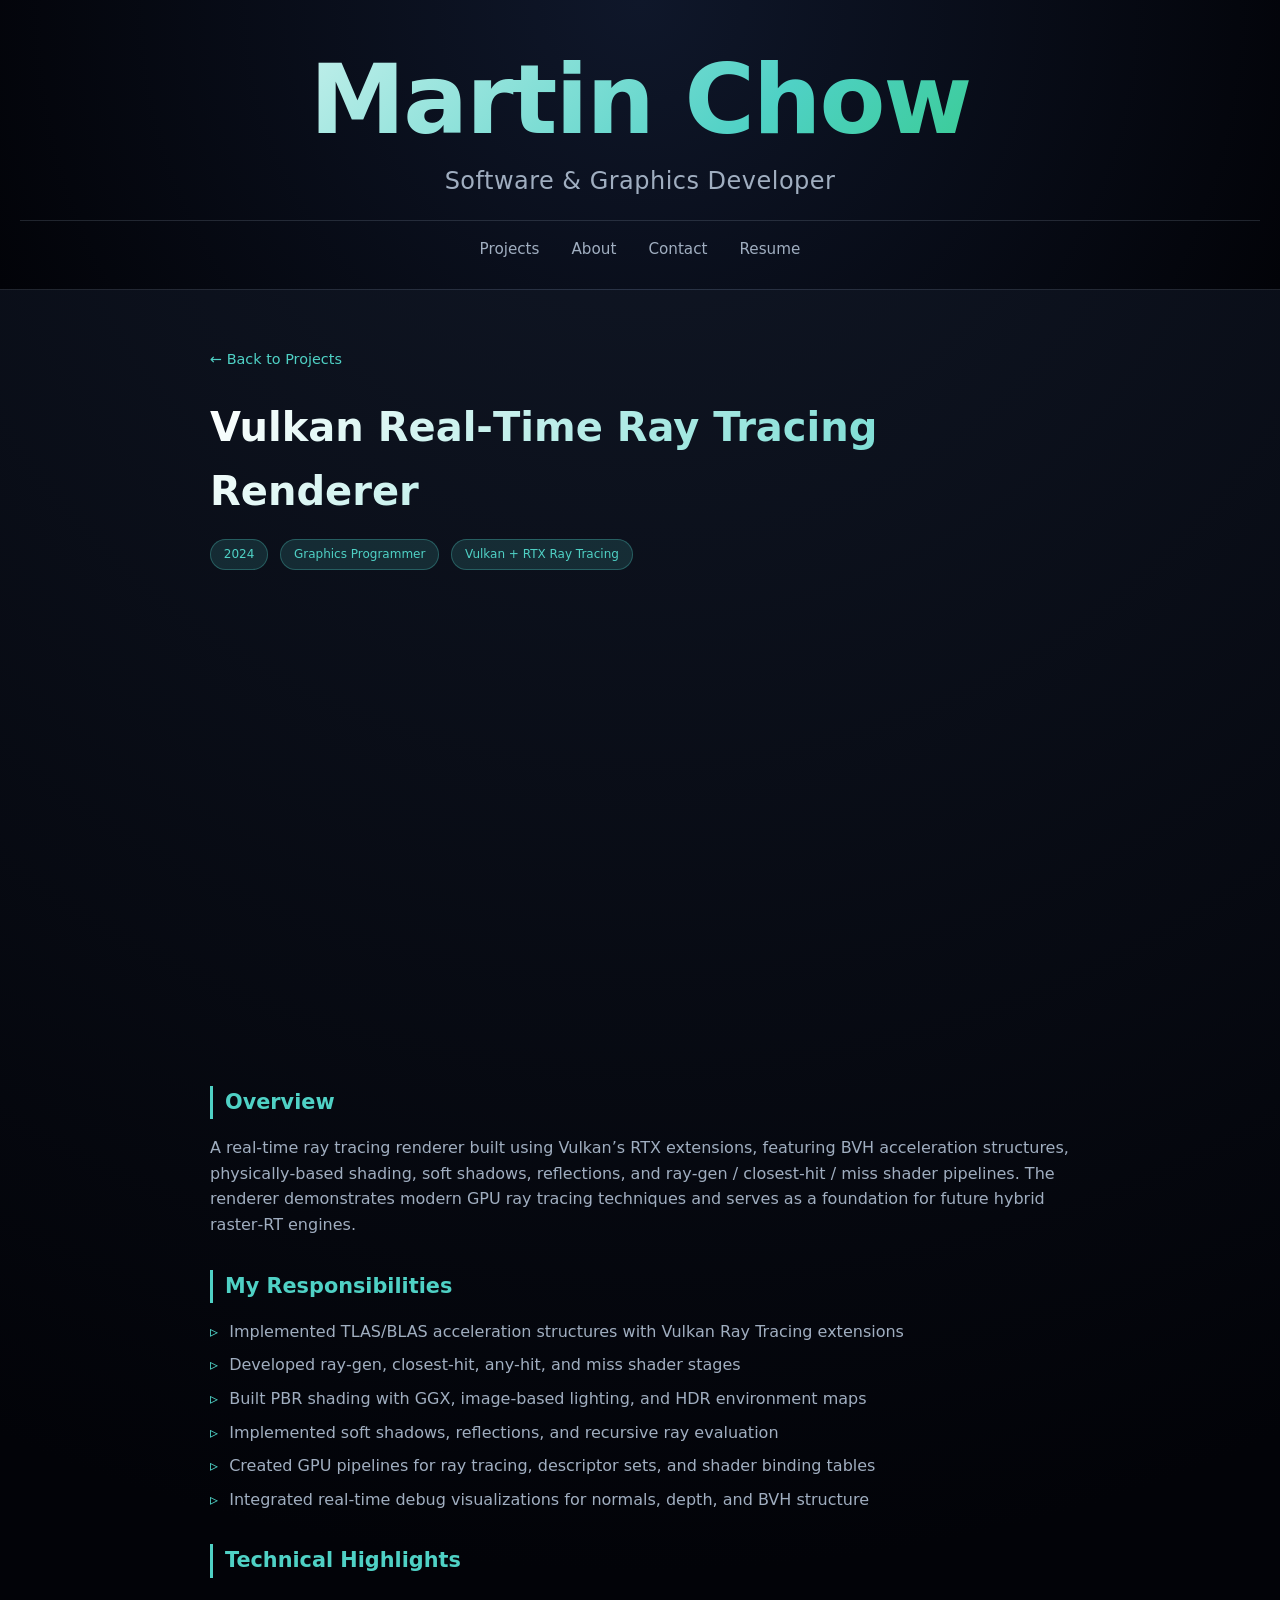
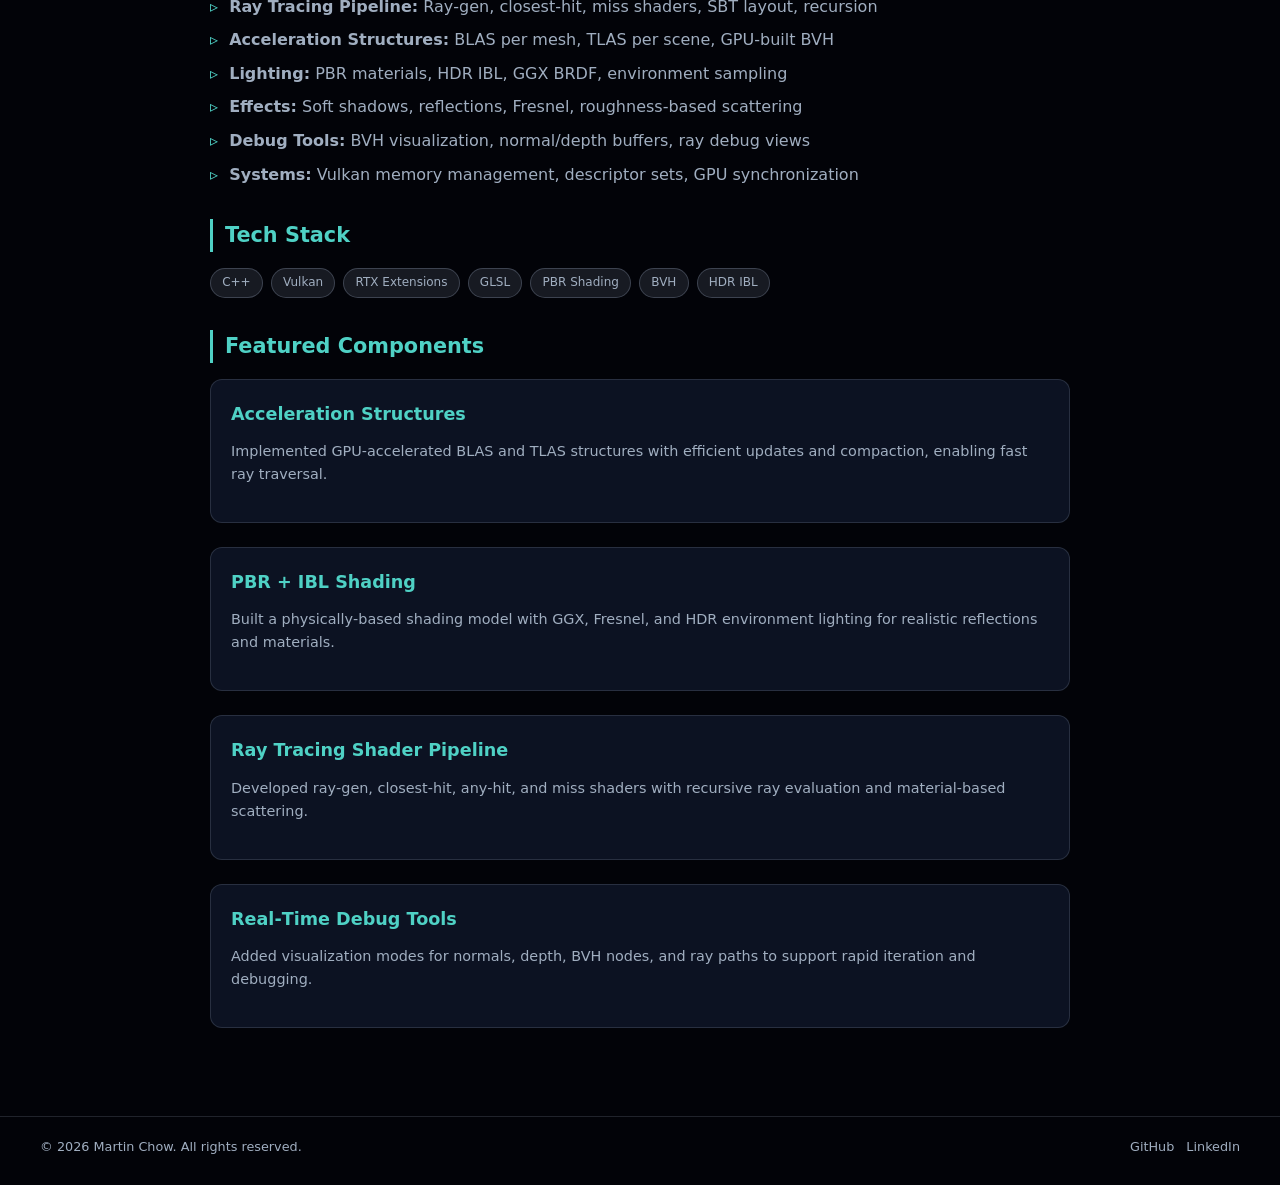
<file: project-vulkan-rt.html>
<!DOCTYPE html>
<html lang="en">
<head>
  <meta charset="UTF-8" />
  <meta name="viewport" content="width=device-width, initial-scale=1" />
  <title>Real-Time Ray Tracing Renderer</title>
  <link rel="stylesheet" href="style.css" />
  <style>
    .video-container {
      position: relative;
      padding-bottom: 56.25%;
      height: 0;
      overflow: hidden;
      border-radius: 0.75rem;
      margin-bottom: 2rem;
      background: linear-gradient(135deg, #1a202c, #0f172a);
      cursor: pointer;
    }
    .video-container video {
      position: absolute;
      top: 0;
      left: 0;
      width: 100%;
      height: 100%;
      object-fit: cover;
    }
    .video-placeholder {
      position: absolute;
      top: 0;
      left: 0;
      width: 100%;
      height: 100%;
      display: flex;
      flex-direction: column;
      align-items: center;
      justify-content: center;
      background: linear-gradient(135deg, #1a202c, #0f172a);
      color: var(--text);
      text-align: center;
      z-index: 2;
    }
    .video-placeholder .play-icon {
      font-size: 4rem;
      color: var(--accent);
      margin-bottom: 1rem;
      opacity: 0.8;
      transition: opacity 0.2s, transform 0.2s;
    }
    .video-placeholder:hover .play-icon {
      opacity: 1;
      transform: scale(1.1);
    }
    .video-placeholder p {
      font-size: 0.9rem;
      color: var(--muted);
    }
    .video-container.playing .video-placeholder {
      display: none;
    }
    .back-link {
      display: inline-flex;
      align-items: center;
      gap: 0.5rem;
      color: var(--accent);
      margin-bottom: 1.5rem;
      font-size: 0.9rem;
      transition: gap 0.2s;
    }
    .back-link:hover {
      gap: 0.75rem;
      text-decoration: underline;
    }
    .project-page {
      max-width: 900px;
    }
    .project-header {
      margin-bottom: 2rem;
    }
    .project-header h1 {
      font-size: 2.5rem;
      margin-bottom: 1rem;
      background: linear-gradient(135deg, #ffffff, #4fd1c5);
      background-clip: text;
      -webkit-background-clip: text;
      color: transparent;
    }
    .project-meta-badges {
      display: flex;
      flex-wrap: wrap;
      gap: 0.75rem;
      margin-bottom: 1.5rem;
    }
    .detail-badge {
      font-size: 0.75rem;
      padding: 0.3rem 0.8rem;
      border-radius: 999px;
      background: rgba(79, 209, 197, 0.15);
      border: 1px solid rgba(79, 209, 197, 0.3);
      color: var(--accent);
    }
    .project-detail-section {
      margin-bottom: 2rem;
    }
    .project-detail-section h2 {
      font-size: 1.3rem;
      margin-bottom: 1rem;
      color: var(--accent);
      border-left: 3px solid var(--accent);
      padding-left: 0.75rem;
    }
    .project-detail-section p {
      color: var(--muted);
      line-height: 1.6;
    }
    .project-detail-section ul {
      list-style: none;
      padding-left: 0;
    }
    .project-detail-section ul li {
      color: var(--muted);
      margin-bottom: 0.5rem;
      padding-left: 1.2rem;
      position: relative;
    }
    .project-detail-section ul li::before {
      content: "▹";
      position: absolute;
      left: 0;
      color: var(--accent);
    }
    .tech-stack-list {
      display: flex;
      flex-wrap: wrap;
      gap: 0.5rem;
    }
    .tech-pill {
      font-size: 0.75rem;
      padding: 0.25rem 0.7rem;
      border-radius: 999px;
      background: rgba(148, 163, 184, 0.15);
      border: 1px solid rgba(148, 163, 184, 0.3);
      color: var(--muted);
    }
    .feature-card {
      background: rgba(15, 23, 42, 0.8);
      border-radius: 0.75rem;
      padding: 1.25rem;
      margin-bottom: 1.5rem;
      border: 1px solid rgba(148, 163, 184, 0.2);
    }
    .feature-card h3 {
      color: var(--accent);
      font-size: 1.1rem;
      margin-bottom: 0.75rem;
    }
    .feature-card p {
      color: var(--muted);
      font-size: 0.9rem;
      margin-bottom: 1rem;
    }
    .screenshots-grid {
      display: grid;
      grid-template-columns: repeat(auto-fit, minmax(200px, 1fr));
      gap: 1rem;
      margin-top: 1rem;
    }
    .screenshot {
      background: rgba(15, 23, 42, 0.6);
      border-radius: 0.5rem;
      padding: 1rem;
      text-align: center;
      border: 1px solid rgba(148, 163, 184, 0.2);
      transition: transform 0.2s;
    }
    .screenshot:hover {
      transform: translateY(-2px);
      border-color: rgba(79, 209, 197, 0.3);
    }
    .screenshot .icon {
      font-size: 2.5rem;
      margin-bottom: 0.5rem;
    }
    .screenshot p {
      font-size: 0.8rem;
      margin-bottom: 0;
    }
    .screenshot .screenshot-title {
      font-weight: 600;
      color: var(--text);
      margin-bottom: 0.25rem;
    }
  </style>
<body>
  <div class="page">
    <header>
      <div class="hero-name">Martin Chow</div>
      <div class="hero-title-large">Software & Graphics Developer</div>
      <div class="nav-links-center">
        <a href="index.html#projects">Projects</a>
        <a href="index.html#about">About</a>
        <a href="index.html#contact">Contact</a>
        <a href="Your_Resume.pdf" target="_blank" rel="noopener">Resume</a>
      </div>
    </header>

    <main>
      <section class="section project-page">
        <a href="index.html#projects" class="back-link">← Back to Projects</a>

        <!-- HEADER -->
        <div class="project-header">
          <h1>Vulkan Real‑Time Ray Tracing Renderer</h1>
          <div class="project-meta-badges">
            <span class="detail-badge">2024</span>
            <span class="detail-badge">Graphics Programmer</span>
            <span class="detail-badge">Vulkan + RTX Ray Tracing</span>
          </div>
        </div>

        <!-- VIDEO -->
        <div style="position:relative;padding-bottom:56.25%;height:0;overflow:hidden;border-radius:12px;">
          <iframe 
            src="https://www.youtube.com/embed/RkEv19MdE1g"
            title="Vulkan Ray Tracing Demo"
            style="position:absolute;top:0;left:0;width:100%;height:100%;border:0;"
            allow="accelerometer; autoplay; clipboard-write; encrypted-media; gyroscope; picture-in-picture"
            allowfullscreen>
          </iframe>
        </div>


        <!-- OVERVIEW -->
        <div class="project-detail-section">
          <h2>Overview</h2>
          <p>
            A real‑time ray tracing renderer built using Vulkan’s RTX extensions, featuring BVH acceleration structures, 
            physically‑based shading, soft shadows, reflections, and ray‑gen / closest‑hit / miss shader pipelines. 
            The renderer demonstrates modern GPU ray tracing techniques and serves as a foundation for future hybrid raster‑RT engines.
          </p>
        </div>

        <!-- RESPONSIBILITIES -->
        <div class="project-detail-section">
          <h2>My Responsibilities</h2>
          <ul>
            <li>Implemented TLAS/BLAS acceleration structures with Vulkan Ray Tracing extensions</li>
            <li>Developed ray‑gen, closest‑hit, any‑hit, and miss shader stages</li>
            <li>Built PBR shading with GGX, image‑based lighting, and HDR environment maps</li>
            <li>Implemented soft shadows, reflections, and recursive ray evaluation</li>
            <li>Created GPU pipelines for ray tracing, descriptor sets, and shader binding tables</li>
            <li>Integrated real‑time debug visualizations for normals, depth, and BVH structure</li>
          </ul>
        </div>

        <!-- TECHNICAL HIGHLIGHTS -->
        <div class="project-detail-section">
          <h2>Technical Highlights</h2>

          <ul>
            <li><strong>Ray Tracing Pipeline:</strong> Ray‑gen, closest‑hit, miss shaders, SBT layout, recursion</li>
            <li><strong>Acceleration Structures:</strong> BLAS per mesh, TLAS per scene, GPU‑built BVH</li>
            <li><strong>Lighting:</strong> PBR materials, HDR IBL, GGX BRDF, environment sampling</li>
            <li><strong>Effects:</strong> Soft shadows, reflections, Fresnel, roughness‑based scattering</li>
            <li><strong>Debug Tools:</strong> BVH visualization, normal/depth buffers, ray debug views</li>
            <li><strong>Systems:</strong> Vulkan memory management, descriptor sets, GPU synchronization</li>
          </ul>
        </div>

        <!-- TECH STACK -->
        <div class="project-detail-section">
          <h2>Tech Stack</h2>
          <div class="tech-stack-list">
            <span class="tech-pill">C++</span>
            <span class="tech-pill">Vulkan</span>
            <span class="tech-pill">RTX Extensions</span>
            <span class="tech-pill">GLSL</span>
            <span class="tech-pill">PBR Shading</span>
            <span class="tech-pill">BVH</span>
            <span class="tech-pill">HDR IBL</span>
          </div>
        </div>

        <!-- FEATURE CARDS -->
        <div class="project-detail-section">
          <h2>Featured Components</h2>

          <div class="feature-card">
            <h3>Acceleration Structures</h3>
            <p>
              Implemented GPU‑accelerated BLAS and TLAS structures with efficient updates and compaction, enabling fast ray traversal.
            </p>
          </div>

          <div class="feature-card">
            <h3>PBR + IBL Shading</h3>
            <p>
              Built a physically‑based shading model with GGX, Fresnel, and HDR environment lighting for realistic reflections and materials.
            </p>
          </div>

          <div class="feature-card">
            <h3>Ray Tracing Shader Pipeline</h3>
            <p>
              Developed ray‑gen, closest‑hit, any‑hit, and miss shaders with recursive ray evaluation and material‑based scattering.
            </p>
          </div>

          <div class="feature-card">
            <h3>Real‑Time Debug Tools</h3>
            <p>
              Added visualization modes for normals, depth, BVH nodes, and ray paths to support rapid iteration and debugging.
            </p>
          </div>
        </div>

      </section>
    </main>

    <footer>
      <div class="footer-inner">
        <div>© <span id="year"></span> Martin Chow. All rights reserved.</div>
        <div class="footer-links">
          <a href="https://github.com/YOUR_GITHUB" target="_blank" rel="noopener">GitHub</a>
          <a href="https://www.linkedin.com/in/YOUR_LINKEDIN" target="_blank" rel="noopener">LinkedIn</a>
        </div>
      </div>
    </footer>
  </div>

  <script>
    document.getElementById("year").textContent = new Date().getFullYear();
  </script>
</body>

</html>
</file>
<file: style.css>
:root {
  --bg: #05060a;
  --bg-alt: #0b0d14;
  --accent: #4fd1c5;
  --accent-soft: rgba(79, 209, 197, 0.12);
  --text: #f5f5f7;
  --muted: #a0aec0;
  --border: #1f2933;
  --font-main: system-ui, -apple-system, BlinkMacSystemFont, "Segoe UI", sans-serif;
  --max-width: 1200px;
}

* {
  box-sizing: border-box;
  margin: 0;
  padding: 0;
}

body {
  font-family: var(--font-main);
  background: radial-gradient(circle at top, #111827 0, #020308 55%);
  color: var(--text);
  line-height: 1.6;
}

a {
  color: inherit;
  text-decoration: none;
}

.page {
  min-height: 100vh;
  display: flex;
  flex-direction: column;
}

header {
  background: radial-gradient(circle at top, #0f172a 0%, #020308 100%);
  border-bottom: 1px solid rgba(148, 163, 184, 0.2);
  text-align: center;
  padding: 3rem 1.25rem 1.5rem;
}

.hero-name {
  font-size: clamp(3.5rem, 12vw, 6rem);
  font-weight: 800;
  letter-spacing: -0.02em;
  background: linear-gradient(135deg, #ffffff 0%, #4fd1c5 60%, #22c55e 100%);
  background-clip: text;
  -webkit-background-clip: text;
  color: transparent;
  margin-bottom: 0.5rem;
  line-height: 1.1;
}

.hero-title-large {
  font-size: clamp(1.1rem, 4vw, 1.5rem);
  font-weight: 500;
  color: var(--muted);
  letter-spacing: 0.02em;
  margin-bottom: 1.25rem;
}

.nav-links-center {
  display: flex;
  justify-content: center;
  gap: 2rem;
  flex-wrap: wrap;
  padding-top: 1rem;
  border-top: 1px solid rgba(148, 163, 184, 0.2);
}

.nav-links-center a {
  color: var(--muted);
  font-size: 0.95rem;
  font-weight: 500;
  position: relative;
  padding-bottom: 4px;
  transition: color 0.2s ease;
}

.nav-links-center a::after {
  content: "";
  position: absolute;
  left: 0;
  bottom: 0;
  width: 0;
  height: 2px;
  background: var(--accent);
  transition: width 0.2s ease-out;
}

.nav-links-center a:hover {
  color: var(--text);
}

.nav-links-center a:hover::after {
  width: 100%;
}

main {
  flex: 1;
}

.section {
  max-width: var(--max-width);
  margin: 0 auto;
  padding: 3.5rem 1.25rem;
}

.hero {
  padding-top: 2rem;
  padding-bottom: 2rem;
  display: grid;
  grid-template-columns: minmax(0, 3fr) minmax(0, 2fr);
  gap: 2.5rem;
  align-items: center;
}

@media (max-width: 800px) {
  .hero {
    grid-template-columns: minmax(0, 1fr);
  }
}

.hero-title {
  font-size: clamp(2rem, 4vw, 2.6rem);
  font-weight: 700;
  letter-spacing: 0.02em;
  margin-bottom: 0.75rem;
}

.hero-highlight {
  color: var(--accent);
}

.hero-subtitle {
  font-size: 0.98rem;
  color: var(--muted);
  max-width: 34rem;
  margin-bottom: 1.5rem;
}

.hero-tags {
  display: flex;
  flex-wrap: wrap;
  gap: 0.5rem;
  margin-bottom: 1.75rem;
}

.tag {
  font-size: 0.75rem;
  padding: 0.25rem 0.6rem;
  border-radius: 999px;
  border: 1px solid rgba(148, 163, 184, 0.35);
  background: radial-gradient(circle at top, rgba(148, 163, 184, 0.18), transparent);
  color: var(--muted);
}

.hero-actions {
  display: flex;
  flex-wrap: wrap;
  gap: 0.75rem;
}

.btn {
  font-size: 0.9rem;
  padding: 0.55rem 1.1rem;
  border-radius: 999px;
  border: 1px solid rgba(148, 163, 184, 0.5);
  background: rgba(15, 23, 42, 0.9);
  color: var(--text);
  display: inline-flex;
  align-items: center;
  gap: 0.4rem;
  cursor: pointer;
  transition: background 0.15s ease-out, border-color 0.15s ease-out, transform 0.1s ease-out;
}

.btn-primary {
  background: linear-gradient(135deg, #4fd1c5, #22c55e);
  border-color: transparent;
  color: #020617;
  font-weight: 600;
}

.btn:hover {
  transform: translateY(-1px);
  border-color: var(--accent);
}

.btn-primary:hover {
  filter: brightness(1.05);
}

.hero-right {
  border-radius: 1rem;
  border: 1px solid rgba(148, 163, 184, 0.35);
  background: radial-gradient(circle at top left, rgba(79, 209, 197, 0.12), transparent),
              radial-gradient(circle at bottom right, rgba(56, 189, 248, 0.12), transparent),
              rgba(15, 23, 42, 0.9);
  padding: 1.5rem 1.4rem;
  display: flex;
  flex-direction: column;
  gap: 1rem;
}

.hero-right-title {
  font-size: 0.9rem;
  text-transform: uppercase;
  letter-spacing: 0.12em;
  color: var(--muted);
}

.hero-right-main {
  font-size: 0.95rem;
  color: var(--text);
}

.hero-right-list {
  list-style: none;
  font-size: 0.85rem;
  color: var(--muted);
}

.hero-right-list li {
  margin-bottom: 0.25rem;
}

.latest-game {
  padding-top: 1.5rem;
}

.latest-game-heading {
  display: flex;
  align-items: end;
  justify-content: space-between;
  gap: 1.5rem;
  margin-bottom: 1.25rem;
}

.latest-game-heading p {
  color: var(--muted);
  font-size: 0.9rem;
  max-width: 24rem;
  text-align: right;
}

.section-kicker {
  color: var(--accent);
  font-size: 0.75rem;
  font-weight: 700;
  letter-spacing: 0.16em;
  text-transform: uppercase;
  margin-bottom: 0.35rem;
}

.latest-game .section-title {
  margin-bottom: 0;
}

.latest-game-video-wrap {
  border: 1px solid rgba(79, 209, 197, 0.35);
  border-radius: 1rem;
  overflow: hidden;
  background: #020308;
  box-shadow: 0 1.5rem 3rem rgba(0, 0, 0, 0.28);
}

.latest-game-showcase {
  display: grid;
  grid-template-columns: auto minmax(0, 1fr) auto;
  align-items: center;
  gap: 0.75rem;
}

.latest-game-media {
  min-width: 0;
  border: 1px solid rgba(79, 209, 197, 0.35);
  border-radius: 1rem;
  overflow: hidden;
  background: #020308;
}

.latest-game-btn {
  width: 2.5rem;
  height: 2.5rem;
  border: 1px solid rgba(148, 163, 184, 0.4);
  border-radius: 50%;
  background: rgba(15, 23, 42, 0.9);
  color: var(--text);
  font-size: 1.25rem;
  cursor: pointer;
  transition: color 0.2s ease, border-color 0.2s ease, transform 0.2s ease;
}

.latest-game-btn:hover {
  color: var(--accent);
  border-color: var(--accent);
  transform: scale(1.05);
}

.latest-game-video {
  display: block;
  width: 100%;
  aspect-ratio: 16 / 9;
  object-fit: contain;
  background: #020308;
}

.latest-game-footer {
  display: flex;
  align-items: center;
  justify-content: space-between;
  gap: 1rem;
  margin-top: 1rem;
  color: var(--muted);
  font-size: 0.8rem;
}

@media (max-width: 600px) {
  .latest-game-heading {
    align-items: start;
    flex-direction: column;
    gap: 0.5rem;
  }

  .latest-game-heading p {
    text-align: left;
  }

  .latest-game-showcase {
    gap: 0.4rem;
  }

  .latest-game-btn {
    width: 2.15rem;
    height: 2.15rem;
  }
}

@media (max-width: 420px) {
  .latest-game-footer {
    align-items: flex-start;
    flex-direction: column;
  }
}

.section-title {
  font-size: 1.1rem;
  text-transform: uppercase;
  letter-spacing: 0.18em;
  color: var(--muted);
  margin-bottom: 1.5rem;
}

/* Category Filters */
.category-filters {
  display: flex;
  flex-wrap: wrap;
  justify-content: center;
  gap: 0.75rem;
  margin-bottom: 2rem;
}

.filter-btn {
  background: rgba(15, 23, 42, 0.8);
  border: 1px solid rgba(148, 163, 184, 0.3);
  color: var(--muted);
  padding: 0.5rem 1.25rem;
  border-radius: 999px;
  font-size: 0.85rem;
  font-weight: 500;
  cursor: pointer;
  transition: all 0.2s ease;
}

.filter-btn:hover {
  border-color: var(--accent);
  color: var(--text);
}

.filter-btn.active {
  background: var(--accent);
  border-color: var(--accent);
  color: #020617;
}

/* Carousel */
.carousel-container {
  position: relative;
  display: flex;
  align-items: center;
  gap: 0.5rem;
}

.carousel-track-container {
  overflow: hidden;
  flex: 1;
}

.carousel-track {
  display: flex;
  transition: transform 0.3s ease-in-out;
  gap: 1.5rem;
}

.carousel-slide {
  flex: 0 0 calc(33.333% - 1rem);
  min-width: 0;
}

@media (max-width: 800px) {
  .carousel-slide {
    flex: 0 0 calc(50% - 0.75rem);
  }
}

@media (max-width: 600px) {
  .carousel-slide {
    flex: 0 0 100%;
  }
}

.carousel-btn {
  background: rgba(15, 23, 42, 0.9);
  border: 1px solid rgba(148, 163, 184, 0.4);
  color: var(--text);
  width: 40px;
  height: 40px;
  border-radius: 50%;
  font-size: 1.5rem;
  cursor: pointer;
  display: flex;
  align-items: center;
  justify-content: center;
  transition: all 0.2s ease;
}

.carousel-btn:hover {
  border-color: var(--accent);
  color: var(--accent);
}

.carousel-indicators {
  display: flex;
  justify-content: center;
  gap: 0.5rem;
  margin-top: 1.5rem;
}

.indicator {
  width: 8px;
  height: 8px;
  border-radius: 50%;
  background: rgba(148, 163, 184, 0.4);
  border: none;
  cursor: pointer;
  transition: all 0.2s ease;
}

.indicator.active {
  background: var(--accent);
  width: 24px;
  border-radius: 4px;
}

/* Project Card Large */
.project-card-large {
  background: rgba(15, 23, 42, 0.9);
  border: 1px solid rgba(148, 163, 184, 0.2);
  border-radius: 1rem;
  overflow: hidden;
  transition: transform 0.2s ease, border-color 0.2s ease;
  height: 100%;
  display: flex;
  flex-direction: column;
}

.project-card-large:hover {
  transform: translateY(-4px);
  border-color: rgba(79, 209, 197, 0.4);
}

.project-image-preview {
  height: 160px;
  display: flex;
  align-items: center;
  justify-content: center;
  background-size: cover;
  background-position: center;
}

.preview-placeholder {
  font-size: 3rem;
  font-weight: 700;
  color: var(--accent);
  opacity: 0.5;
}

.project-card-content {
  padding: 1.25rem;
  flex: 1;
  display: flex;
  flex-direction: column;
}

.project-card-content h3 {
  font-size: 1.1rem;
  margin-bottom: 0.5rem;
}

.project-badge {
  display: inline-block;
  font-size: 0.7rem;
  padding: 0.2rem 0.6rem;
  border-radius: 999px;
  margin-bottom: 0.75rem;
  width: fit-content;
}

.project-badge.engine { background: rgba(79, 209, 197, 0.2); color: #4fd1c5; }
.project-badge.graphics { background: rgba(139, 92, 246, 0.2); color: #8b5cf6; }
.project-badge.animation { background: rgba(245, 158, 11, 0.2); color: #f59e0b; }
.project-badge.physics { background: rgba(239, 68, 68, 0.2); color: #ef4444; }
.project-badge.ai { background: rgba(16, 185, 129, 0.2); color: #10b981; }
.project-badge.ue { background: rgba(0, 112, 176, 0.2); color: #0070b0; }
.project-badge.unity { background: rgba(128, 128, 128, 0.2); color: #a0a0a0; }

.project-short-desc {
  font-size: 0.85rem;
  color: var(--muted);
  margin-bottom: 0.75rem;
  line-height: 1.4;
}

.project-tech-stack {
  display: flex;
  flex-wrap: wrap;
  gap: 0.5rem;
  margin-bottom: 1rem;
}

.project-tech-stack span {
  font-size: 0.7rem;
  padding: 0.2rem 0.5rem;
  background: rgba(148, 163, 184, 0.1);
  border-radius: 4px;
  color: var(--muted);
}

.view-project-btn {
  background: linear-gradient(135deg, #4fd1c5, #22c55e);
  border: none;
  color: #020617;
  padding: 0.5rem 1rem;
  border-radius: 999px;
  font-size: 0.85rem;
  font-weight: 600;
  cursor: pointer;
  text-align: center;
  display: inline-block;
  margin-top: auto;
  transition: filter 0.2s;
}

.view-project-btn:hover {
  filter: brightness(1.05);
}

/* About Section */
.about-grid {
  display: grid;
  grid-template-columns: minmax(0, 3fr) minmax(0, 2fr);
  gap: 2rem;
}

@media (max-width: 800px) {
  .about-grid {
    grid-template-columns: minmax(0, 1fr);
  }
}

.about-text {
  font-size: 0.9rem;
  color: var(--muted);
  display: flex;
  flex-direction: column;
  gap: 0.75rem;
}

.about-box {
  border-radius: 0.9rem;
  border: 1px solid rgba(148, 163, 184, 0.35);
  background: rgba(15, 23, 42, 0.9);
  padding: 1rem 1.1rem;
  font-size: 0.85rem;
  color: var(--muted);
}

.about-box h3 {
  font-size: 0.9rem;
  margin-bottom: 0.4rem;
  color: var(--text);
}

.skills-list {
  display: flex;
  flex-wrap: wrap;
  gap: 0.4rem;
  margin-top: 0.25rem;
}

.skill-pill {
  font-size: 0.75rem;
  padding: 0.25rem 0.6rem;
  border-radius: 999px;
  border: 1px solid rgba(148, 163, 184, 0.4);
  color: var(--muted);
}

/* Contact Section */
.contact-card {
  border-radius: 0.9rem;
  border: 1px solid rgba(148, 163, 184, 0.35);
  background: radial-gradient(circle at top, rgba(79, 209, 197, 0.12), transparent),
              rgba(15, 23, 42, 0.9);
  padding: 1.4rem 1.3rem;
  max-width: 520px;
}

.contact-title {
  font-size: 1rem;
  margin-bottom: 0.4rem;
}

.contact-text {
  font-size: 0.9rem;
  color: var(--muted);
  margin-bottom: 0.9rem;
}

.contact-email {
  font-family: ui-monospace, SFMono-Regular, Menlo, Monaco, Consolas, "Liberation Mono", "Courier New", monospace;
  font-size: 0.9rem;
  padding: 0.4rem 0.6rem;
  border-radius: 0.4rem;
  background: rgba(15, 23, 42, 0.9);
  border: 1px solid rgba(148, 163, 184, 0.5);
  display: inline-flex;
  align-items: center;
  gap: 0.4rem;
  cursor: pointer;
  color: var(--text);
}

.contact-email span:first-child {
  color: var(--accent);
}

/* Footer */
footer {
  border-top: 1px solid rgba(148, 163, 184, 0.2);
  padding: 1.25rem 1.25rem 1.75rem;
  font-size: 0.8rem;
  color: var(--muted);
}

.footer-inner {
  max-width: var(--max-width);
  margin: 0 auto;
  display: flex;
  justify-content: space-between;
  gap: 1rem;
  flex-wrap: wrap;
}

.footer-links {
  display: flex;
  gap: 0.75rem;
}

.footer-links a {
  color: var(--muted);
}

.footer-links a:hover {
  color: var(--accent);
}

/* Project Page Styles */
.project-page {
  max-width: 900px;
}

.ik-project-page {
  max-width: 1100px;
}

.back-link {
  display: inline-block;
  color: var(--accent);
  margin-bottom: 1.5rem;
  font-size: 0.9rem;
}

.back-link:hover {
  text-decoration: underline;
}

.project-header {
  margin-bottom: 2rem;
}

.project-header h1 {
  font-size: 2.5rem;
  margin-bottom: 1rem;
  background: linear-gradient(135deg, #ffffff, #4fd1c5);
  background-clip: text;
  -webkit-background-clip: text;
  color: transparent;
}

.project-meta-badges {
  display: flex;
  flex-wrap: wrap;
  gap: 0.75rem;
}

.detail-badge {
  font-size: 0.75rem;
  padding: 0.3rem 0.8rem;
  border-radius: 999px;
  background: rgba(79, 209, 197, 0.15);
  border: 1px solid rgba(79, 209, 197, 0.3);
  color: var(--accent);
}

.video-container {
  position: relative;
  padding-bottom: 56.25%;
  height: 0;
  overflow: hidden;
  border-radius: 0.75rem;
  margin-bottom: 2rem;
}

.video-container iframe {
  position: absolute;
  top: 0;
  left: 0;
  width: 100%;
  height: 100%;
  border: none;
}

.project-detail-image {
  overflow: hidden;
  border-radius: 0.75rem;
  margin-bottom: 2rem;
  background: #020308;
}

.project-detail-image img {
  display: block;
  width: 100%;
  height: auto;
}

.project-detail-section {
  margin-bottom: 2rem;
}

.project-detail-section h2 {
  font-size: 1.3rem;
  margin-bottom: 1rem;
  color: var(--accent);
  border-left: 3px solid var(--accent);
  padding-left: 0.75rem;
}

.project-detail-section p {
  color: var(--muted);
  line-height: 1.6;
}

.project-detail-section ul {
  list-style: none;
  padding-left: 0;
}

.project-detail-section ul li {
  color: var(--muted);
  margin-bottom: 0.5rem;
  padding-left: 1.2rem;
  position: relative;
}

.project-detail-section ul li::before {
  content: "▹";
  position: absolute;
  left: 0;
  color: var(--accent);
}

.tech-stack-list {
  display: flex;
  flex-wrap: wrap;
  gap: 0.5rem;
}

.tech-pill {
  font-size: 0.75rem;
  padding: 0.25rem 0.7rem;
  border-radius: 999px;
  background: rgba(148, 163, 184, 0.15);
  border: 1px solid rgba(148, 163, 184, 0.3);
  color: var(--muted);
}

.feature-card {
  background: rgba(15, 23, 42, 0.8);
  border-radius: 0.75rem;
  padding: 1.25rem;
  margin-bottom: 1.5rem;
  border: 1px solid rgba(148, 163, 184, 0.2);
}

.feature-card h3 {
  color: var(--accent);
  font-size: 1.1rem;
  margin-bottom: 0.75rem;
}

.feature-card p {
  color: var(--muted);
  font-size: 0.9rem;
  margin-bottom: 1rem;
}

/* Scrollbar */
::-webkit-scrollbar {
  width: 8px;
}

::-webkit-scrollbar-track {
  background: var(--bg-alt);
}

::-webkit-scrollbar-thumb {
  background: var(--accent);
  border-radius: 4px;
}
</file>
